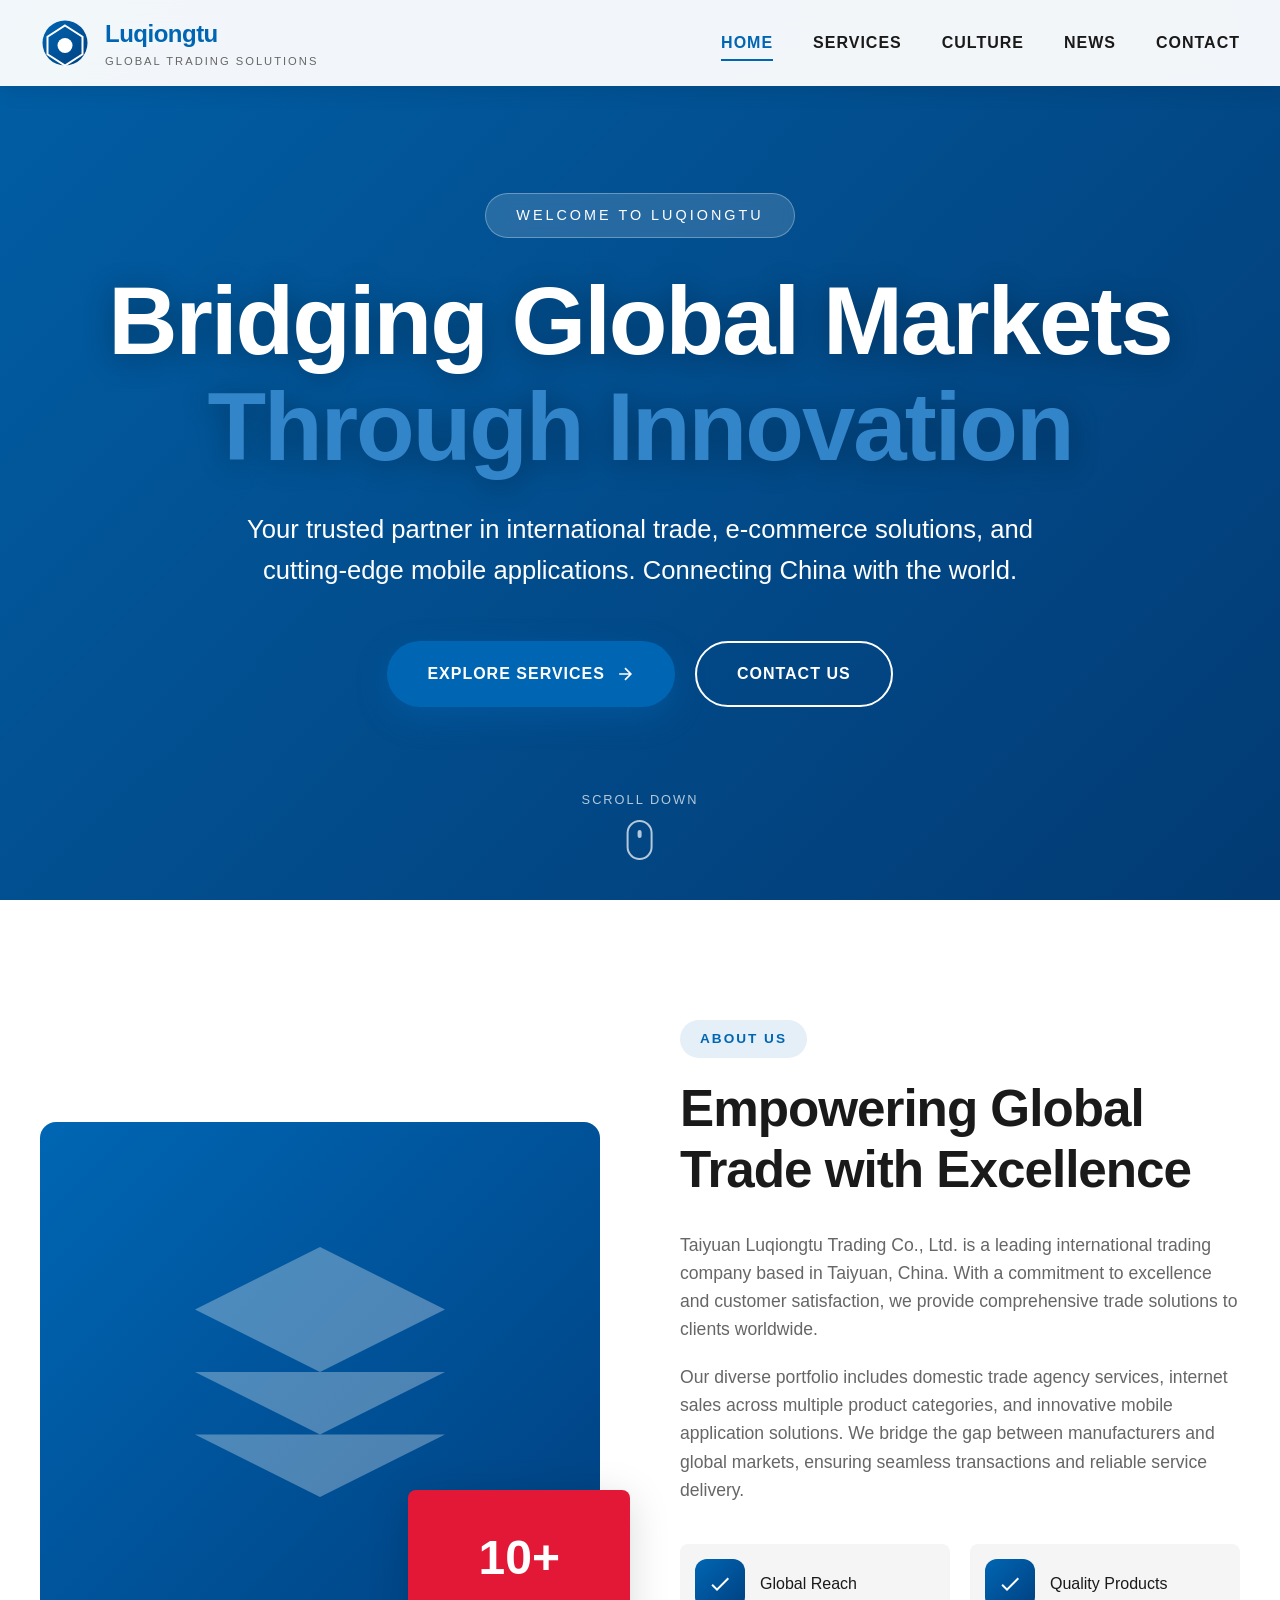
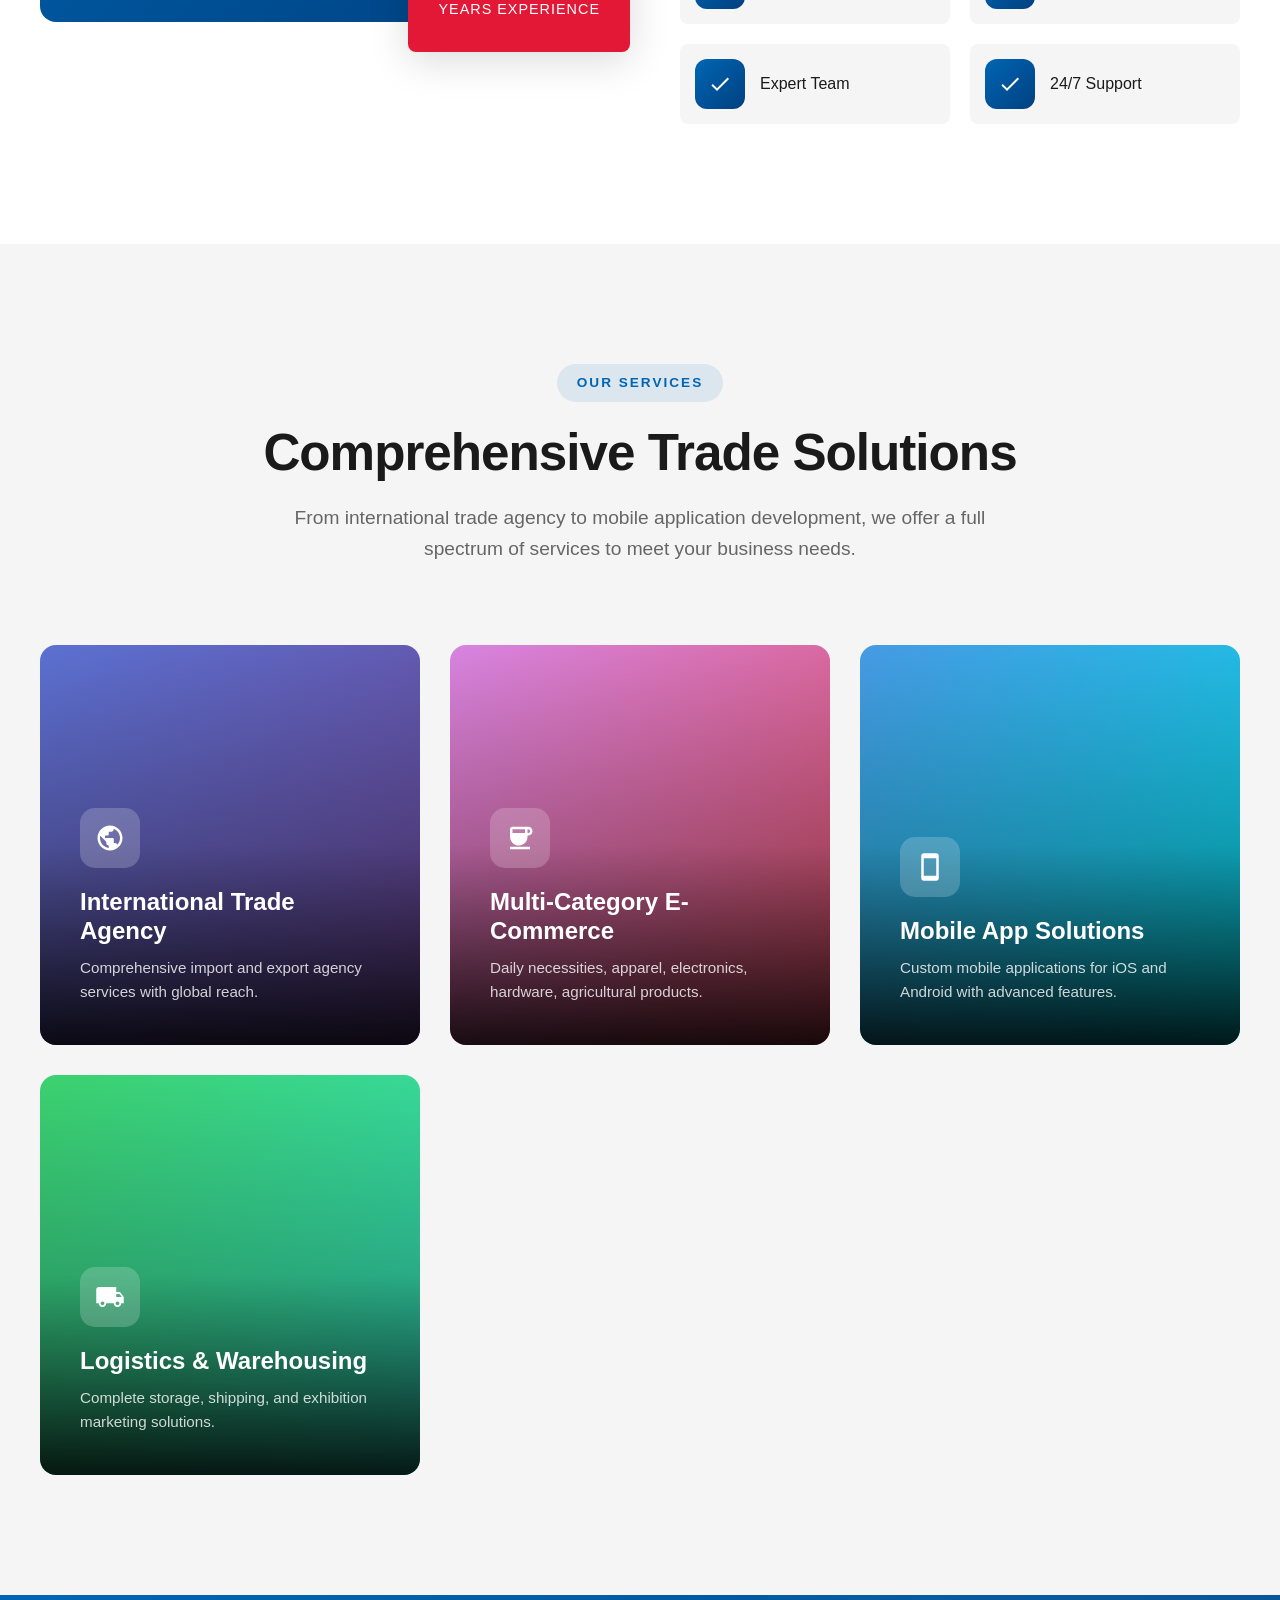
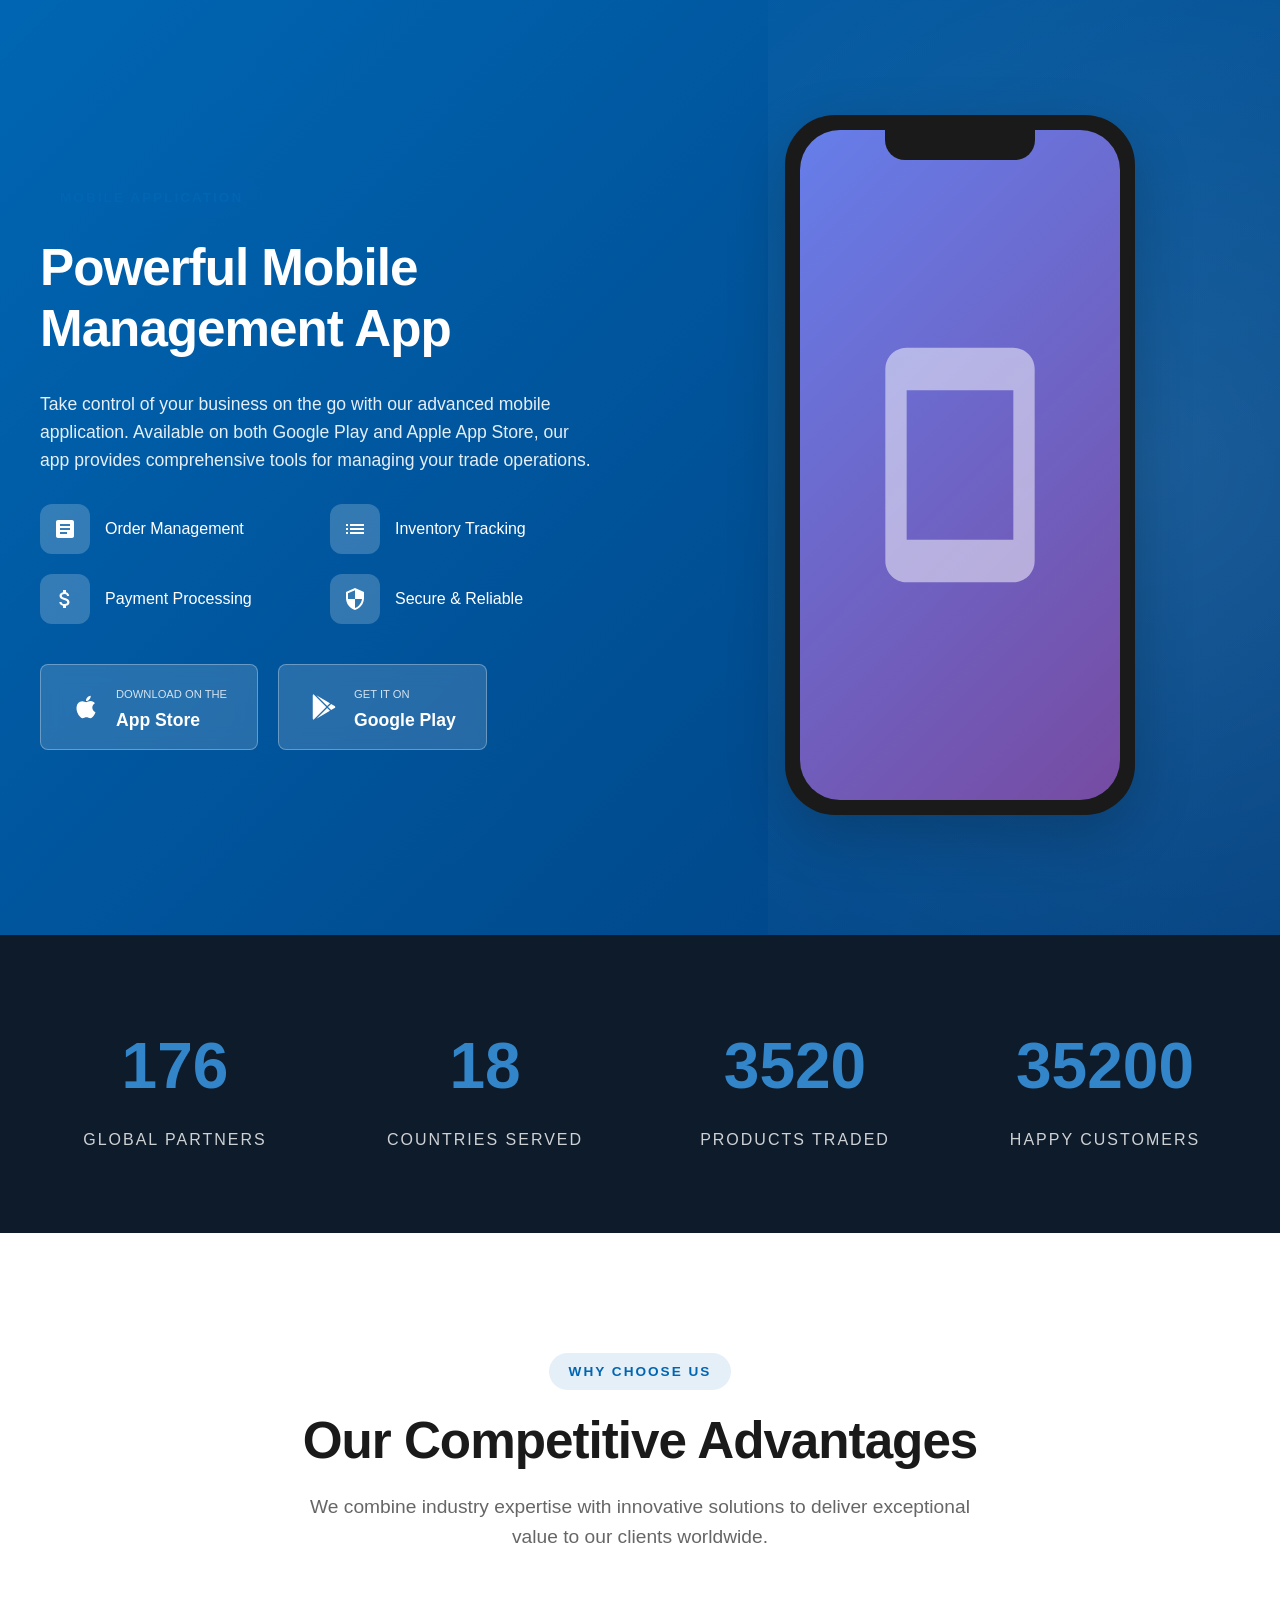
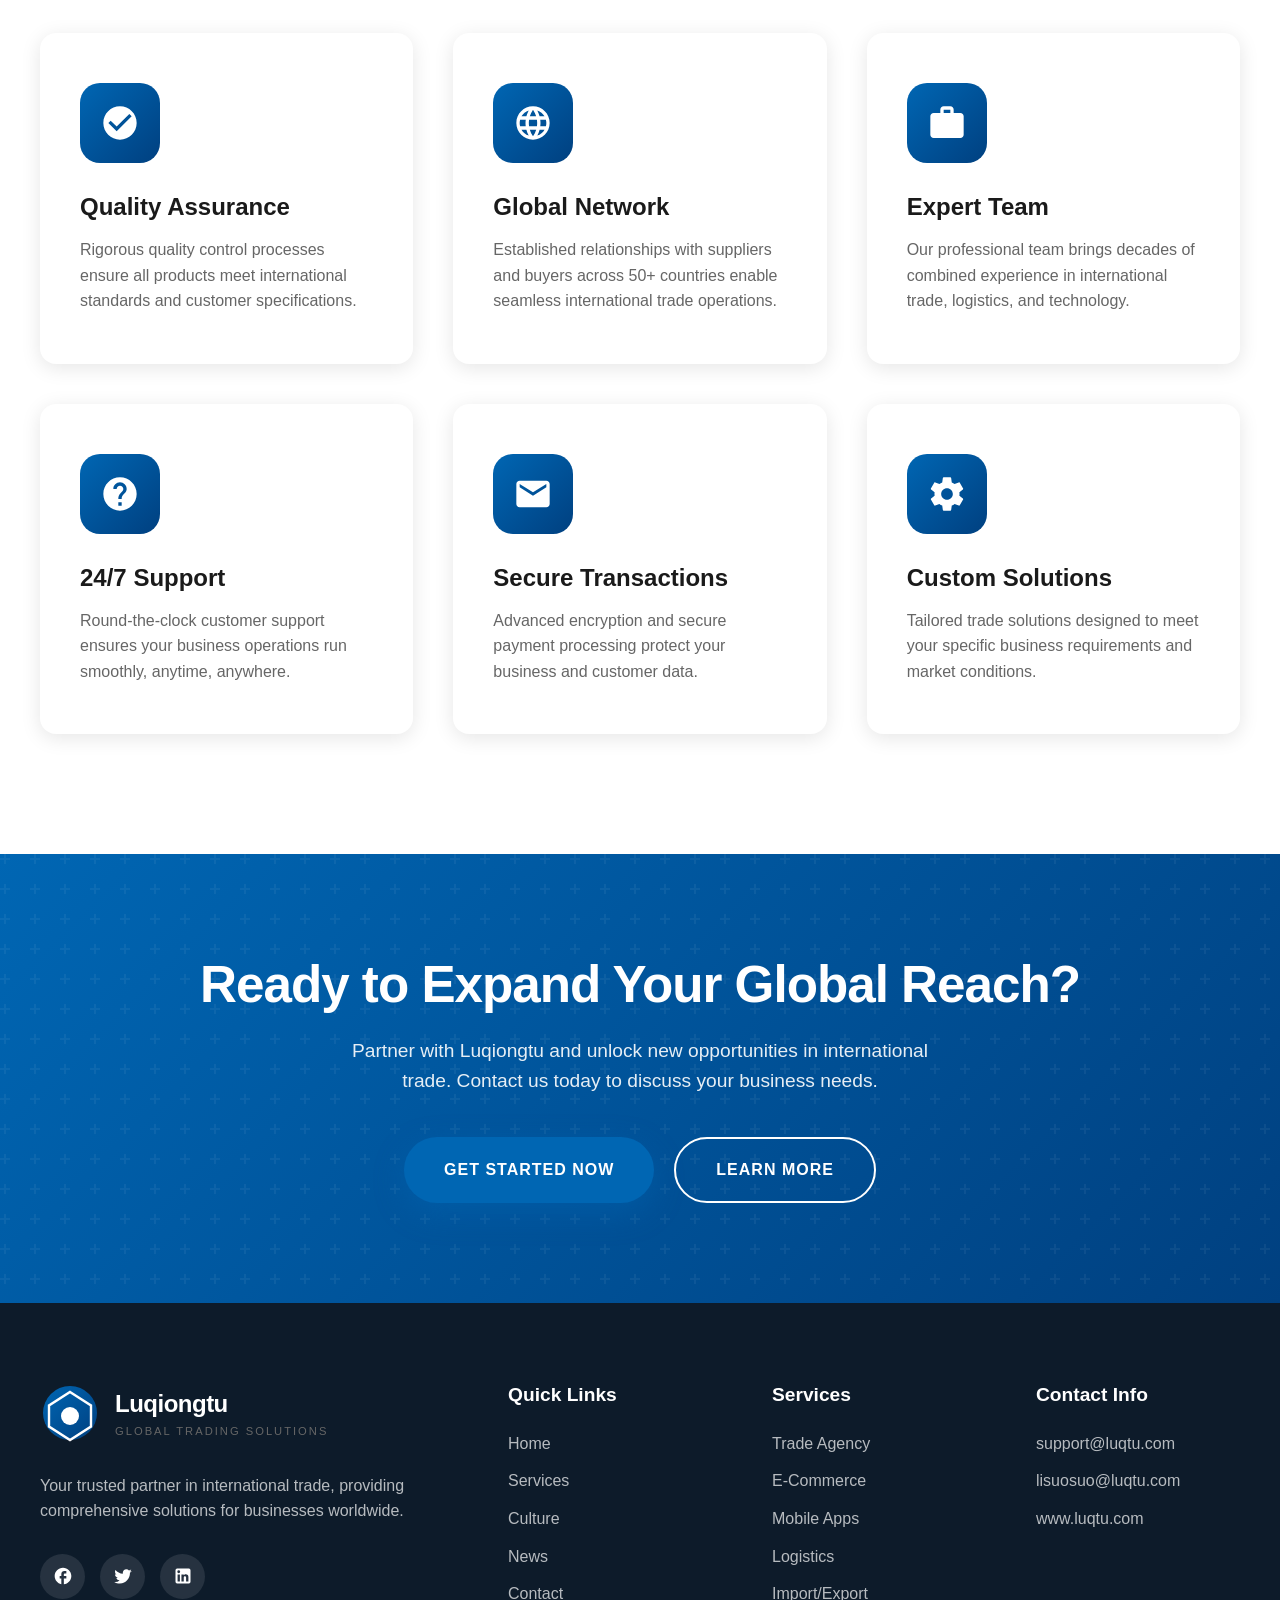
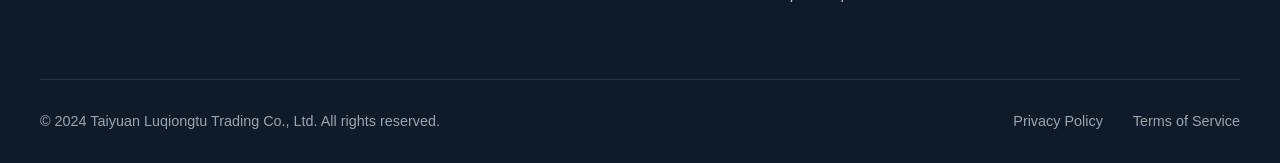
<file: index.html>
<!DOCTYPE html>
<html lang="en">
<head>
    <meta charset="UTF-8">
    <meta name="viewport" content="width=device-width, initial-scale=1.0">
    <meta http-equiv="X-UA-Compatible" content="IE=edge">
    
    <!-- SEO Meta Tags -->
    <title>Taiyuan Luqiongtu Trading Co., Ltd. | Global Trade & Mobile Solutions</title>
    <meta name="description" content="Taiyuan Luqiongtu Trading Co., Ltd. - Your trusted partner for international trade, e-commerce solutions, and mobile application management. Serving global markets with excellence.">
    <meta name="keywords" content="Luqiongtu, international trade, e-commerce, mobile app, import export, wholesale, retail, trading company">
    <meta name="author" content="Taiyuan Luqiongtu Trading Co., Ltd.">
    <meta name="robots" content="index, follow, max-snippet:-1, max-image-preview:large, max-video-preview:-1">
    
    <!-- Open Graph / Facebook -->
    <meta property="og:type" content="website">
    <meta property="og:url" content="https://luqtu.com/">
    <meta property="og:title" content="Taiyuan Luqiongtu Trading Co., Ltd. | Global Trade & Mobile Solutions">
    <meta property="og:description" content="Your trusted partner for international trade, e-commerce solutions, and mobile application management.">
    <meta property="og:image" content="https://luqtu.com/images/og-image.png">
    <meta property="og:locale" content="en_US">
    <meta property="og:site_name" content="Luqiongtu Trading">
    
    <!-- Twitter -->
    <meta name="twitter:card" content="summary_large_image">
    <meta name="twitter:url" content="https://luqtu.com/">
    <meta name="twitter:title" content="Taiyuan Luqiongtu Trading Co., Ltd. | Global Trade & Mobile Solutions">
    <meta name="twitter:description" content="Your trusted partner for international trade, e-commerce solutions, and mobile application management.">
    <meta name="twitter:image" content="https://luqtu.com/images/og-image.png">
    
    <!-- Canonical URL -->
    <link rel="canonical" href="https://luqtu.com/">
    
    <!-- Favicon -->
    <link rel="icon" type="image/svg+xml" href="images/logo.svg">
    <link rel="apple-touch-icon" sizes="180x180" href="images/logo.svg">
    
    <!-- Schema.org Structured Data -->
    <script type="application/ld+json">
    {
        "@context": "https://schema.org",
        "@type": "Organization",
        "name": "Taiyuan Luqiongtu Trading Co., Ltd.",
        "alternateName": "Luqiongtu",
        "url": "https://luqtu.com",
        "logo": "https://luqtu.com/images/logo.svg",
        "description": "Your trusted partner for international trade, e-commerce solutions, and mobile application management.",
        "address": {
            "@type": "PostalAddress",
            "streetAddress": "Room 1003, Unit 1, Building 12, Baoli Xiangbin International, No.128, Pingyang S. Road, Xiaodian District",
            "addressLocality": "Taiyuan",
            "addressRegion": "Shanxi",
            "postalCode": "030000",
            "addressCountry": "CN"
        },
        "contactPoint": {
            "@type": "ContactPoint",
            "telephone": "+86-XXX-XXXX-XXXX",
            "email": "support@luqtu.com",
            "contactType": "customer service"
        },
        "sameAs": [
            "https://facebook.com/luqtu",
            "https://twitter.com/luqtu",
            "https://linkedin.com/company/luqtu"
        ]
    }
    </script>
    
    <!-- Stylesheets -->
    <link rel="stylesheet" href="css/main.css">
    <link rel="stylesheet" href="css/animations.css">
</head>
<body>
    <!-- Header -->
    <header class="header" id="header">
        <div class="header-inner">
            <a href="index.html" class="logo">
                <svg viewBox="0 0 100 100" width="50" height="50">
                    <defs>
                        <linearGradient id="logoGrad" x1="0%" y1="0%" x2="100%" y2="100%">
                            <stop offset="0%" style="stop-color:#0066b3"/>
                            <stop offset="100%" style="stop-color:#004080"/>
                        </linearGradient>
                    </defs>
                    <circle cx="50" cy="50" r="45" fill="url(#logoGrad)"/>
                    <polygon points="50,15 85,37.5 85,72.5 50,95 15,72.5 15,37.5" fill="none" stroke="#fff" stroke-width="4"/>
                    <circle cx="50" cy="55" r="15" fill="#fff"/>
                </svg>
                <div>
                    <div class="logo-text">Luqiongtu</div>
                    <div class="logo-tagline">Global Trading Solutions</div>
                </div>
            </a>
            
            <nav class="nav-menu" id="navMenu">
                <div class="nav-item">
                    <a href="index.html" class="nav-link active">Home</a>
                </div>
                <div class="nav-item">
                    <a href="services.html" class="nav-link">Services</a>
                    <div class="nav-dropdown">
                        <a href="services.html#trading">Trade Agency</a>
                        <a href="services.html#ecommerce">E-Commerce</a>
                        <a href="services.html#mobile">Mobile Apps</a>
                        <a href="services.html#logistics">Logistics</a>
                    </div>
                </div>
                <div class="nav-item">
                    <a href="culture.html" class="nav-link">Culture</a>
                </div>
                <div class="nav-item">
                    <a href="news.html" class="nav-link">News</a>
                </div>
                <div class="nav-item">
                    <a href="contact.html" class="nav-link">Contact</a>
                </div>
            </nav>
            
            <div class="mobile-toggle" id="mobileToggle">
                <span></span>
                <span></span>
                <span></span>
            </div>
        </div>
    </header>

    <!-- Hero Section -->
    <section class="hero" id="hero">
        <div class="hero-background">
            <div class="hero-pattern"></div>
        </div>
        
        <div class="hero-content">
            <div class="hero-badge animate-fade-in">Welcome to Luqiongtu</div>
            <h1 class="hero-title animate-fade-in-up">
                Bridging Global Markets<br>
                <span style="color: #3385c9;">Through Innovation</span>
            </h1>
            <p class="hero-subtitle animate-fade-in-up delay-200">
                Your trusted partner in international trade, e-commerce solutions, and cutting-edge mobile applications. Connecting China with the world.
            </p>
            <div class="hero-buttons animate-fade-in-up delay-400">
                <a href="services.html" class="btn btn-primary">
                    Explore Services
                    <svg viewBox="0 0 24 24" fill="none" stroke="currentColor" stroke-width="2">
                        <path d="M5 12h14M12 5l7 7-7 7"/>
                    </svg>
                </a>
                <a href="contact.html" class="btn btn-secondary">Contact Us</a>
            </div>
        </div>
        
        <div class="scroll-indicator">
            <span>Scroll Down</span>
            <div class="mouse"></div>
        </div>
    </section>

    <!-- About Section -->
    <section class="section" id="about">
        <div class="container">
            <div class="about-grid">
                <div class="about-image scroll-animate-left">
                    <div class="about-img-main">
                        <svg viewBox="0 0 24 24" fill="currentColor">
                            <path d="M12 2L2 7l10 5 10-5-10-5zM2 17l10 5 10-5M2 12l10 5 10-5"/>
                        </svg>
                    </div>
                    <div class="about-badge">
                        <span class="about-badge-number">10+</span>
                        <span class="about-badge-text">Years Experience</span>
                    </div>
                </div>
                
                <div class="about-content scroll-animate-right">
                    <span class="section-badge">About Us</span>
                    <h2>Empowering Global Trade with Excellence</h2>
                    <p>
                        Taiyuan Luqiongtu Trading Co., Ltd. is a leading international trading company based in Taiyuan, China. With a commitment to excellence and customer satisfaction, we provide comprehensive trade solutions to clients worldwide.
                    </p>
                    <p>
                        Our diverse portfolio includes domestic trade agency services, internet sales across multiple product categories, and innovative mobile application solutions. We bridge the gap between manufacturers and global markets, ensuring seamless transactions and reliable service delivery.
                    </p>
                    
                    <div class="about-features">
                        <div class="about-feature">
                            <div class="about-feature-icon">
                                <svg viewBox="0 0 24 24" fill="currentColor">
                                    <path d="M9 16.17L4.83 12l-1.42 1.41L9 19 21 7l-1.41-1.41L9 16.17z"/>
                                </svg>
                            </div>
                            <span>Global Reach</span>
                        </div>
                        <div class="about-feature">
                            <div class="about-feature-icon">
                                <svg viewBox="0 0 24 24" fill="currentColor">
                                    <path d="M9 16.17L4.83 12l-1.42 1.41L9 19 21 7l-1.41-1.41L9 16.17z"/>
                                </svg>
                            </div>
                            <span>Quality Products</span>
                        </div>
                        <div class="about-feature">
                            <div class="about-feature-icon">
                                <svg viewBox="0 0 24 24" fill="currentColor">
                                    <path d="M9 16.17L4.83 12l-1.42 1.41L9 19 21 7l-1.41-1.41L9 16.17z"/>
                                </svg>
                            </div>
                            <span>Expert Team</span>
                        </div>
                        <div class="about-feature">
                            <div class="about-feature-icon">
                                <svg viewBox="0 0 24 24" fill="currentColor">
                                    <path d="M9 16.17L4.83 12l-1.42 1.41L9 19 21 7l-1.41-1.41L9 16.17z"/>
                                </svg>
                            </div>
                            <span>24/7 Support</span>
                        </div>
                    </div>
                </div>
            </div>
        </div>
    </section>

    <!-- Services Section -->
    <section class="section section-light" id="services">
        <div class="container">
            <div class="section-header scroll-animate">
                <span class="section-badge">Our Services</span>
                <h2 class="section-title">Comprehensive Trade Solutions</h2>
                <p class="section-description">
                    From international trade agency to mobile application development, we offer a full spectrum of services to meet your business needs.
                </p>
            </div>
            
            <div class="services-showcase">
                <div class="service-item scroll-animate">
                    <div class="service-bg" style="background: linear-gradient(135deg, #667eea 0%, #764ba2 100%);"></div>
                    <div class="service-overlay"></div>
                    <div class="service-content">
                        <div class="service-icon">
                            <svg viewBox="0 0 24 24" fill="currentColor">
                                <path d="M12 2C6.48 2 2 6.48 2 12s4.48 10 10 10 10-4.48 10-10S17.52 2 12 2zm-1 17.93c-3.95-.49-7-3.85-7-7.93 0-.62.08-1.21.21-1.79L9 15v1c0 1.1.9 2 2 2v1.93zm6.9-2.54c-.26-.81-1-1.39-1.9-1.39h-1v-3c0-.55-.45-1-1-1H8v-2h2c.55 0 1-.45 1-1V7h2c1.1 0 2-.9 2-2v-.41c2.93 1.19 5 4.06 5 7.41 0 2.08-.8 3.97-2.1 5.39z"/>
                            </svg>
                        </div>
                        <h3>International Trade Agency</h3>
                        <p>Comprehensive import and export agency services with global reach.</p>
                    </div>
                    <div class="service-arrow">
                        <svg viewBox="0 0 24 24" fill="currentColor">
                            <path d="M12 4l-1.41 1.41L16.17 11H4v2h12.17l-5.58 5.59L12 20l8-8z"/>
                        </svg>
                    </div>
                </div>
                
                <div class="service-item scroll-animate delay-100">
                    <div class="service-bg" style="background: linear-gradient(135deg, #f093fb 0%, #f5576c 100%);"></div>
                    <div class="service-overlay"></div>
                    <div class="service-content">
                        <div class="service-icon">
                            <svg viewBox="0 0 24 24" fill="currentColor">
                                <path d="M18.5 3H6c-1.1 0-2 .9-2 2v5.71c0 3.83 2.95 7.18 6.78 7.29 3.96.12 7.22-3.06 7.22-7v-1h.5c1.93 0 3.5-1.57 3.5-3.5S20.43 3 18.5 3zM16 5v3H6V5h10zm2.5 3H18V5h.5c.83 0 1.5.67 1.5 1.5S19.33 8 18.5 8zM4 19h16v2H4v-2z"/>
                            </svg>
                        </div>
                        <h3>Multi-Category E-Commerce</h3>
                        <p>Daily necessities, apparel, electronics, hardware, agricultural products.</p>
                    </div>
                    <div class="service-arrow">
                        <svg viewBox="0 0 24 24" fill="currentColor">
                            <path d="M12 4l-1.41 1.41L16.17 11H4v2h12.17l-5.58 5.59L12 20l8-8z"/>
                        </svg>
                    </div>
                </div>
                
                <div class="service-item scroll-animate delay-200">
                    <div class="service-bg" style="background: linear-gradient(135deg, #4facfe 0%, #00f2fe 100%);"></div>
                    <div class="service-overlay"></div>
                    <div class="service-content">
                        <div class="service-icon">
                            <svg viewBox="0 0 24 24" fill="currentColor">
                                <path d="M17 1.01L7 1c-1.1 0-2 .9-2 2v18c0 1.1.9 2 2 2h10c1.1 0 2-.9 2-2V3c0-1.1-.9-1.99-2-1.99zM17 19H7V5h10v14z"/>
                            </svg>
                        </div>
                        <h3>Mobile App Solutions</h3>
                        <p>Custom mobile applications for iOS and Android with advanced features.</p>
                    </div>
                    <div class="service-arrow">
                        <svg viewBox="0 0 24 24" fill="currentColor">
                            <path d="M12 4l-1.41 1.41L16.17 11H4v2h12.17l-5.58 5.59L12 20l8-8z"/>
                        </svg>
                    </div>
                </div>
                
                <div class="service-item scroll-animate delay-300">
                    <div class="service-bg" style="background: linear-gradient(135deg, #43e97b 0%, #38f9d7 100%);"></div>
                    <div class="service-overlay"></div>
                    <div class="service-content">
                        <div class="service-icon">
                            <svg viewBox="0 0 24 24" fill="currentColor">
                                <path d="M20 8h-3V4H3c-1.1 0-2 .9-2 2v11h2c0 1.66 1.34 3 3 3s3-1.34 3-3h6c0 1.66 1.34 3 3 3s3-1.34 3-3h2v-5l-3-4zM6 18.5c-.83 0-1.5-.67-1.5-1.5s.67-1.5 1.5-1.5 1.5.67 1.5 1.5-.67 1.5-1.5 1.5zm13.5-9l1.96 2.5H17V9.5h2.5zm-1.5 9c-.83 0-1.5-.67-1.5-1.5s.67-1.5 1.5-1.5 1.5.67 1.5 1.5-.67 1.5-1.5 1.5z"/>
                            </svg>
                        </div>
                        <h3>Logistics & Warehousing</h3>
                        <p>Complete storage, shipping, and exhibition marketing solutions.</p>
                    </div>
                    <div class="service-arrow">
                        <svg viewBox="0 0 24 24" fill="currentColor">
                            <path d="M12 4l-1.41 1.41L16.17 11H4v2h12.17l-5.58 5.59L12 20l8-8z"/>
                        </svg>
                    </div>
                </div>
            </div>
        </div>
    </section>

    <!-- App Section -->
    <section class="section app-section" id="mobile-app">
        <div class="container">
            <div class="app-showcase">
                <div class="app-content scroll-animate-left">
                    <span class="section-badge">Mobile Application</span>
                    <h2>Powerful Mobile Management App</h2>
                    <p>
                        Take control of your business on the go with our advanced mobile application. Available on both Google Play and Apple App Store, our app provides comprehensive tools for managing your trade operations.
                    </p>
                    
                    <div class="app-features">
                        <div class="app-feature">
                            <div class="app-feature-icon">
                                <svg viewBox="0 0 24 24" fill="currentColor">
                                    <path d="M19 3H5c-1.1 0-2 .9-2 2v14c0 1.1.9 2 2 2h14c1.1 0 2-.9 2-2V5c0-1.1-.9-2-2-2zm-5 14H7v-2h7v2zm3-4H7v-2h10v2zm0-4H7V7h10v2z"/>
                                </svg>
                            </div>
                            <span>Order Management</span>
                        </div>
                        <div class="app-feature">
                            <div class="app-feature-icon">
                                <svg viewBox="0 0 24 24" fill="currentColor">
                                    <path d="M3 13h2v-2H3v2zm0 4h2v-2H3v2zm0-8h2V7H3v2zm4 4h14v-2H7v2zm0 4h14v-2H7v2zM7 7v2h14V7H7z"/>
                                </svg>
                            </div>
                            <span>Inventory Tracking</span>
                        </div>
                        <div class="app-feature">
                            <div class="app-feature-icon">
                                <svg viewBox="0 0 24 24" fill="currentColor">
                                    <path d="M11.8 10.9c-2.27-.59-3-1.2-3-2.15 0-1.09 1.01-1.85 2.7-1.85 1.78 0 2.44.85 2.5 2.1h2.21c-.07-1.72-1.12-3.3-3.21-3.81V3h-3v2.16c-1.94.42-3.5 1.68-3.5 3.61 0 2.31 1.91 3.46 4.7 4.13 2.5.6 3 1.48 3 2.41 0 .69-.49 1.79-2.7 1.79-2.06 0-2.87-.92-2.98-2.1h-2.2c.12 2.19 1.76 3.42 3.68 3.83V21h3v-2.15c1.95-.37 3.5-1.5 3.5-3.55 0-2.84-2.43-3.81-4.7-4.4z"/>
                                </svg>
                            </div>
                            <span>Payment Processing</span>
                        </div>
                        <div class="app-feature">
                            <div class="app-feature-icon">
                                <svg viewBox="0 0 24 24" fill="currentColor">
                                    <path d="M12 1L3 5v6c0 5.55 3.84 10.74 9 12 5.16-1.26 9-6.45 9-12V5l-9-4zm0 10.99h7c-.53 4.12-3.28 7.79-7 8.94V12H5V6.3l7-3.11v8.8z"/>
                                </svg>
                            </div>
                            <span>Secure & Reliable</span>
                        </div>
                    </div>
                    
                    <div class="app-buttons">
                        <a href="#" class="store-btn">
                            <svg viewBox="0 0 24 24" fill="currentColor">
                                <path d="M17.05 20.28c-.98.95-2.05.8-3.08.35-1.09-.46-2.09-.48-3.24 0-1.44.62-2.2.44-3.06-.35C2.79 15.25 3.51 7.59 9.05 7.31c1.35.07 2.29.74 3.08.8 1.18-.24 2.31-.93 3.57-.84 1.51.12 2.65.72 3.4 1.8-3.12 1.87-2.38 5.98.48 7.13-.57 1.5-1.31 2.99-2.54 4.09l.01-.01zM12.03 7.25c-.15-2.23 1.66-4.07 3.74-4.25.29 2.58-2.34 4.5-3.74 4.25z"/>
                            </svg>
                            <div class="store-btn-text">
                                <small>Download on the</small>
                                <strong>App Store</strong>
                            </div>
                        </a>
                        <a href="#" class="store-btn">
                            <svg viewBox="0 0 24 24" fill="currentColor">
                                <path d="M3.609 1.814L13.792 12 3.61 22.186a.996.996 0 0 1-.61-.92V2.734a1 1 0 0 1 .609-.92zm10.89 10.893l2.302 2.302-10.937 6.333 8.635-8.635zm3.199-3.198l2.807 1.626a1 1 0 0 1 0 1.73l-2.808 1.626L15.206 12l2.492-2.491zM5.864 2.658L16.8 8.99l-2.302 2.302-8.635-8.635z"/>
                            </svg>
                            <div class="store-btn-text">
                                <small>Get it on</small>
                                <strong>Google Play</strong>
                            </div>
                        </a>
                    </div>
                </div>
                
                <div class="app-mockup scroll-animate-zoom">
                    <div class="phone-mockup">
                        <div class="phone-notch"></div>
                        <div class="phone-screen">
                            <svg viewBox="0 0 24 24" fill="currentColor">
                                <path d="M17 1.01L7 1c-1.1 0-2 .9-2 2v18c0 1.1.9 2 2 2h10c1.1 0 2-.9 2-2V3c0-1.1-.9-1.99-2-1.99zM17 19H7V5h10v14z"/>
                            </svg>
                        </div>
                    </div>
                </div>
            </div>
        </div>
    </section>

    <!-- Stats Section -->
    <section class="stats-section">
        <div class="container">
            <div class="stats-grid">
                <div class="stat-item scroll-animate">
                    <div class="stat-number" data-target="500">0</div>
                    <div class="stat-label">Global Partners</div>
                </div>
                <div class="stat-item scroll-animate delay-100">
                    <div class="stat-number" data-target="50">0</div>
                    <div class="stat-label">Countries Served</div>
                </div>
                <div class="stat-item scroll-animate delay-200">
                    <div class="stat-number" data-target="10000">0</div>
                    <div class="stat-label">Products Traded</div>
                </div>
                <div class="stat-item scroll-animate delay-300">
                    <div class="stat-number" data-target="100000">0</div>
                    <div class="stat-label">Happy Customers</div>
                </div>
            </div>
        </div>
    </section>

    <!-- Features Section -->
    <section class="section" id="features">
        <div class="container">
            <div class="section-header scroll-animate">
                <span class="section-badge">Why Choose Us</span>
                <h2 class="section-title">Our Competitive Advantages</h2>
                <p class="section-description">
                    We combine industry expertise with innovative solutions to deliver exceptional value to our clients worldwide.
                </p>
            </div>
            
            <div class="features-grid">
                <div class="feature-card scroll-animate hover-lift">
                    <div class="feature-icon">
                        <svg viewBox="0 0 24 24" fill="currentColor">
                            <path d="M12 2C6.48 2 2 6.48 2 12s4.48 10 10 10 10-4.48 10-10S17.52 2 12 2zm-2 15l-5-5 1.41-1.41L10 14.17l7.59-7.59L19 8l-9 9z"/>
                        </svg>
                    </div>
                    <h3>Quality Assurance</h3>
                    <p>Rigorous quality control processes ensure all products meet international standards and customer specifications.</p>
                </div>
                
                <div class="feature-card scroll-animate delay-100 hover-lift">
                    <div class="feature-icon">
                        <svg viewBox="0 0 24 24" fill="currentColor">
                            <path d="M11.99 2C6.47 2 2 6.48 2 12s4.47 10 9.99 10C17.52 22 22 17.52 22 12S17.52 2 11.99 2zM18.92 8h-2.95c-.32-1.25-.78-2.45-1.38-3.56 1.84.63 3.37 1.91 4.33 3.56zM12 4.04c.83 1.2 1.48 2.53 1.91 3.96h-3.82c.43-1.43 1.08-2.76 1.91-3.96zM4.26 14C4.1 13.36 4 12.69 4 12s.1-1.36.26-2h3.38c-.08.66-.14 1.32-.14 2 0 .68.06 1.34.14 2H4.26zm.82 2h2.95c.32 1.25.78 2.45 1.38 3.56-1.84-.63-3.37-1.9-4.33-3.56zm2.95-8H5.08c.96-1.66 2.49-2.93 4.33-3.56C8.81 5.55 8.35 6.75 8.03 8zM12 19.96c-.83-1.2-1.48-2.53-1.91-3.96h3.82c-.43 1.43-1.08 2.76-1.91 3.96zM14.34 14H9.66c-.09-.66-.16-1.32-.16-2 0-.68.07-1.35.16-2h4.68c.09.65.16 1.32.16 2 0 .68-.07 1.34-.16 2zm.25 5.56c.6-1.11 1.06-2.31 1.38-3.56h2.95c-.96 1.65-2.49 2.93-4.33 3.56zM16.36 14c.08-.66.14-1.32.14-2 0-.68-.06-1.34-.14-2h3.38c.16.64.26 1.31.26 2s-.1 1.36-.26 2h-3.38z"/>
                        </svg>
                    </div>
                    <h3>Global Network</h3>
                    <p>Established relationships with suppliers and buyers across 50+ countries enable seamless international trade operations.</p>
                </div>
                
                <div class="feature-card scroll-animate delay-200 hover-lift">
                    <div class="feature-icon">
                        <svg viewBox="0 0 24 24" fill="currentColor">
                            <path d="M20 6h-4V4c0-1.11-.89-2-2-2h-4c-1.11 0-2 .89-2 2v2H4c-1.11 0-1.99.89-1.99 2L2 19c0 1.11.89 2 2 2h16c1.11 0 2-.89 2-2V8c0-1.11-.89-2-2-2zm-6 0h-4V4h4v2z"/>
                        </svg>
                    </div>
                    <h3>Expert Team</h3>
                    <p>Our professional team brings decades of combined experience in international trade, logistics, and technology.</p>
                </div>
                
                <div class="feature-card scroll-animate delay-300 hover-lift">
                    <div class="feature-icon">
                        <svg viewBox="0 0 24 24" fill="currentColor">
                            <path d="M12 2C6.48 2 2 6.48 2 12s4.48 10 10 10 10-4.48 10-10S17.52 2 12 2zm1 17h-2v-2h2v2zm2.07-7.75l-.9.92C13.45 12.9 13 13.5 13 15h-2v-.5c0-1.1.45-2.1 1.17-2.83l1.24-1.26c.37-.36.59-.86.59-1.41 0-1.1-.9-2-2-2s-2 .9-2 2H8c0-2.21 1.79-4 4-4s4 1.79 4 4c0 .88-.36 1.68-.93 2.25z"/>
                        </svg>
                    </div>
                    <h3>24/7 Support</h3>
                    <p>Round-the-clock customer support ensures your business operations run smoothly, anytime, anywhere.</p>
                </div>
                
                <div class="feature-card scroll-animate delay-400 hover-lift">
                    <div class="feature-icon">
                        <svg viewBox="0 0 24 24" fill="currentColor">
                            <path d="M20 4H4c-1.1 0-1.99.9-1.99 2L2 18c0 1.1.9 2 2 2h16c1.1 0 2-.9 2-2V6c0-1.1-.9-2-2-2zm0 4l-8 5-8-5V6l8 5 8-5v2z"/>
                        </svg>
                    </div>
                    <h3>Secure Transactions</h3>
                    <p>Advanced encryption and secure payment processing protect your business and customer data.</p>
                </div>
                
                <div class="feature-card scroll-animate delay-500 hover-lift">
                    <div class="feature-icon">
                        <svg viewBox="0 0 24 24" fill="currentColor">
                            <path d="M19.43 12.98c.04-.32.07-.64.07-.98s-.03-.66-.07-.98l2.11-1.65c.19-.15.24-.42.12-.64l-2-3.46c-.12-.22-.39-.3-.61-.22l-2.49 1c-.52-.4-1.08-.73-1.69-.98l-.38-2.65C14.46 2.18 14.25 2 14 2h-4c-.25 0-.46.18-.49.42l-.38 2.65c-.61.25-1.17.59-1.69.98l-2.49-1c-.23-.09-.49 0-.61.22l-2 3.46c-.13.22-.07.49.12.64l2.11 1.65c-.04.32-.07.65-.07.98s.03.66.07.98l-2.11 1.65c-.19.15-.24.42-.12.64l2 3.46c.12.22.39.3.61.22l2.49-1c.52.4 1.08.73 1.69.98l.38 2.65c.03.24.24.42.49.42h4c.25 0 .46-.18.49-.42l.38-2.65c.61-.25 1.17-.59 1.69-.98l2.49 1c.23.09.49 0 .61-.22l2-3.46c.12-.22.07-.49-.12-.64l-2.11-1.65zM12 15.5c-1.93 0-3.5-1.57-3.5-3.5s1.57-3.5 3.5-3.5 3.5 1.57 3.5 3.5-1.57 3.5-3.5 3.5z"/>
                        </svg>
                    </div>
                    <h3>Custom Solutions</h3>
                    <p>Tailored trade solutions designed to meet your specific business requirements and market conditions.</p>
                </div>
            </div>
        </div>
    </section>

    <!-- CTA Section -->
    <section class="cta-section">
        <div class="container">
            <div class="cta-content scroll-animate">
                <h2>Ready to Expand Your Global Reach?</h2>
                <p>Partner with Luqiongtu and unlock new opportunities in international trade. Contact us today to discuss your business needs.</p>
                <div class="cta-buttons">
                    <a href="contact.html" class="btn btn-primary">Get Started Now</a>
                    <a href="services.html" class="btn btn-secondary">Learn More</a>
                </div>
            </div>
        </div>
    </section>

    <!-- Footer -->
    <footer class="footer">
        <div class="container">
            <div class="footer-main">
                <div class="footer-brand">
                    <a href="index.html" class="logo">
                        <svg viewBox="0 0 100 100" width="60" height="60">
                            <defs>
                                <linearGradient id="footerLogoGrad" x1="0%" y1="0%" x2="100%" y2="100%">
                                    <stop offset="0%" style="stop-color:#0066b3"/>
                                    <stop offset="100%" style="stop-color:#004080"/>
                                </linearGradient>
                            </defs>
                            <circle cx="50" cy="50" r="45" fill="url(#footerLogoGrad)"/>
                            <polygon points="50,15 85,37.5 85,72.5 50,95 15,72.5 15,37.5" fill="none" stroke="#fff" stroke-width="4"/>
                            <circle cx="50" cy="55" r="15" fill="#fff"/>
                        </svg>
                        <div>
                            <div class="logo-text">Luqiongtu</div>
                            <div class="logo-tagline">Global Trading Solutions</div>
                        </div>
                    </a>
                    <p>Your trusted partner in international trade, providing comprehensive solutions for businesses worldwide.</p>
                    <div class="social-links">
                        <a href="#" class="social-link" aria-label="Facebook">
                            <svg viewBox="0 0 24 24" fill="currentColor">
                                <path d="M22 12c0-5.52-4.48-10-10-10S2 6.48 2 12c0 4.84 3.44 8.87 8 9.8V15H8v-3h2V9.5C10 7.57 11.57 6 13.5 6H16v3h-2c-.55 0-1 .45-1 1v2h3v3h-3v6.95c5.05-.5 9-4.76 9-9.95z"/>
                            </svg>
                        </a>
                        <a href="#" class="social-link" aria-label="Twitter">
                            <svg viewBox="0 0 24 24" fill="currentColor">
                                <path d="M22.46 6c-.77.35-1.6.58-2.46.69.88-.53 1.56-1.37 1.88-2.38-.83.5-1.75.85-2.72 1.05C18.37 4.5 17.26 4 16 4c-2.35 0-4.27 1.92-4.27 4.29 0 .34.04.67.11.98C8.28 9.09 5.11 7.38 3 4.79c-.37.63-.58 1.37-.58 2.15 0 1.49.75 2.81 1.91 3.56-.71 0-1.37-.2-1.95-.5v.03c0 2.08 1.48 3.82 3.44 4.21a4.22 4.22 0 0 1-1.93.07 4.28 4.28 0 0 0 4 2.98 8.521 8.521 0 0 1-5.33 1.84c-.34 0-.68-.02-1.02-.06C3.44 20.29 5.7 21 8.12 21 16 21 20.33 14.46 20.33 8.79c0-.19 0-.37-.01-.56.84-.6 1.56-1.36 2.14-2.23z"/>
                            </svg>
                        </a>
                        <a href="#" class="social-link" aria-label="LinkedIn">
                            <svg viewBox="0 0 24 24" fill="currentColor">
                                <path d="M19 3a2 2 0 0 1 2 2v14a2 2 0 0 1-2 2H5a2 2 0 0 1-2-2V5a2 2 0 0 1 2-2h14m-.5 15.5v-5.3a3.26 3.26 0 0 0-3.26-3.26c-.85 0-1.84.52-2.32 1.3v-1.11h-2.79v8.37h2.79v-4.93c0-.77.62-1.4 1.39-1.4a1.4 1.4 0 0 1 1.4 1.4v4.93h2.79M6.88 8.56a1.68 1.68 0 0 0 1.68-1.68c0-.93-.75-1.69-1.68-1.69a1.69 1.69 0 0 0-1.69 1.69c0 .93.76 1.68 1.69 1.68m1.39 9.94v-8.37H5.5v8.37h2.77z"/>
                            </svg>
                        </a>
                    </div>
                </div>
                
                <div class="footer-column">
                    <h4>Quick Links</h4>
                    <ul>
                        <li><a href="index.html">Home</a></li>
                        <li><a href="services.html">Services</a></li>
                        <li><a href="culture.html">Culture</a></li>
                        <li><a href="news.html">News</a></li>
                        <li><a href="contact.html">Contact</a></li>
                    </ul>
                </div>
                
                <div class="footer-column">
                    <h4>Services</h4>
                    <ul>
                        <li><a href="services.html#trading">Trade Agency</a></li>
                        <li><a href="services.html#ecommerce">E-Commerce</a></li>
                        <li><a href="services.html#mobile">Mobile Apps</a></li>
                        <li><a href="services.html#logistics">Logistics</a></li>
                        <li><a href="services.html#import">Import/Export</a></li>
                    </ul>
                </div>
                
                <div class="footer-column">
                    <h4>Contact Info</h4>
                    <ul>
                        <li><a href="mailto:support@luqtu.com">support@luqtu.com</a></li>
                        <li><a href="mailto:lisuosuo@luqtu.com">lisuosuo@luqtu.com</a></li>
                        <li><a href="https://luqtu.com">www.luqtu.com</a></li>
                    </ul>
                </div>
            </div>
            
            <div class="footer-bottom">
                <p>&copy; 2024 Taiyuan Luqiongtu Trading Co., Ltd. All rights reserved.</p>
                <div class="footer-links">
                    <a href="privacy-policy.html">Privacy Policy</a>
                    <a href="terms-of-service.html">Terms of Service</a>
                </div>
            </div>
        </div>
    </footer>

    <!-- Scripts -->
    <script src="js/main.js"></script>
</body>
</html>
</file>
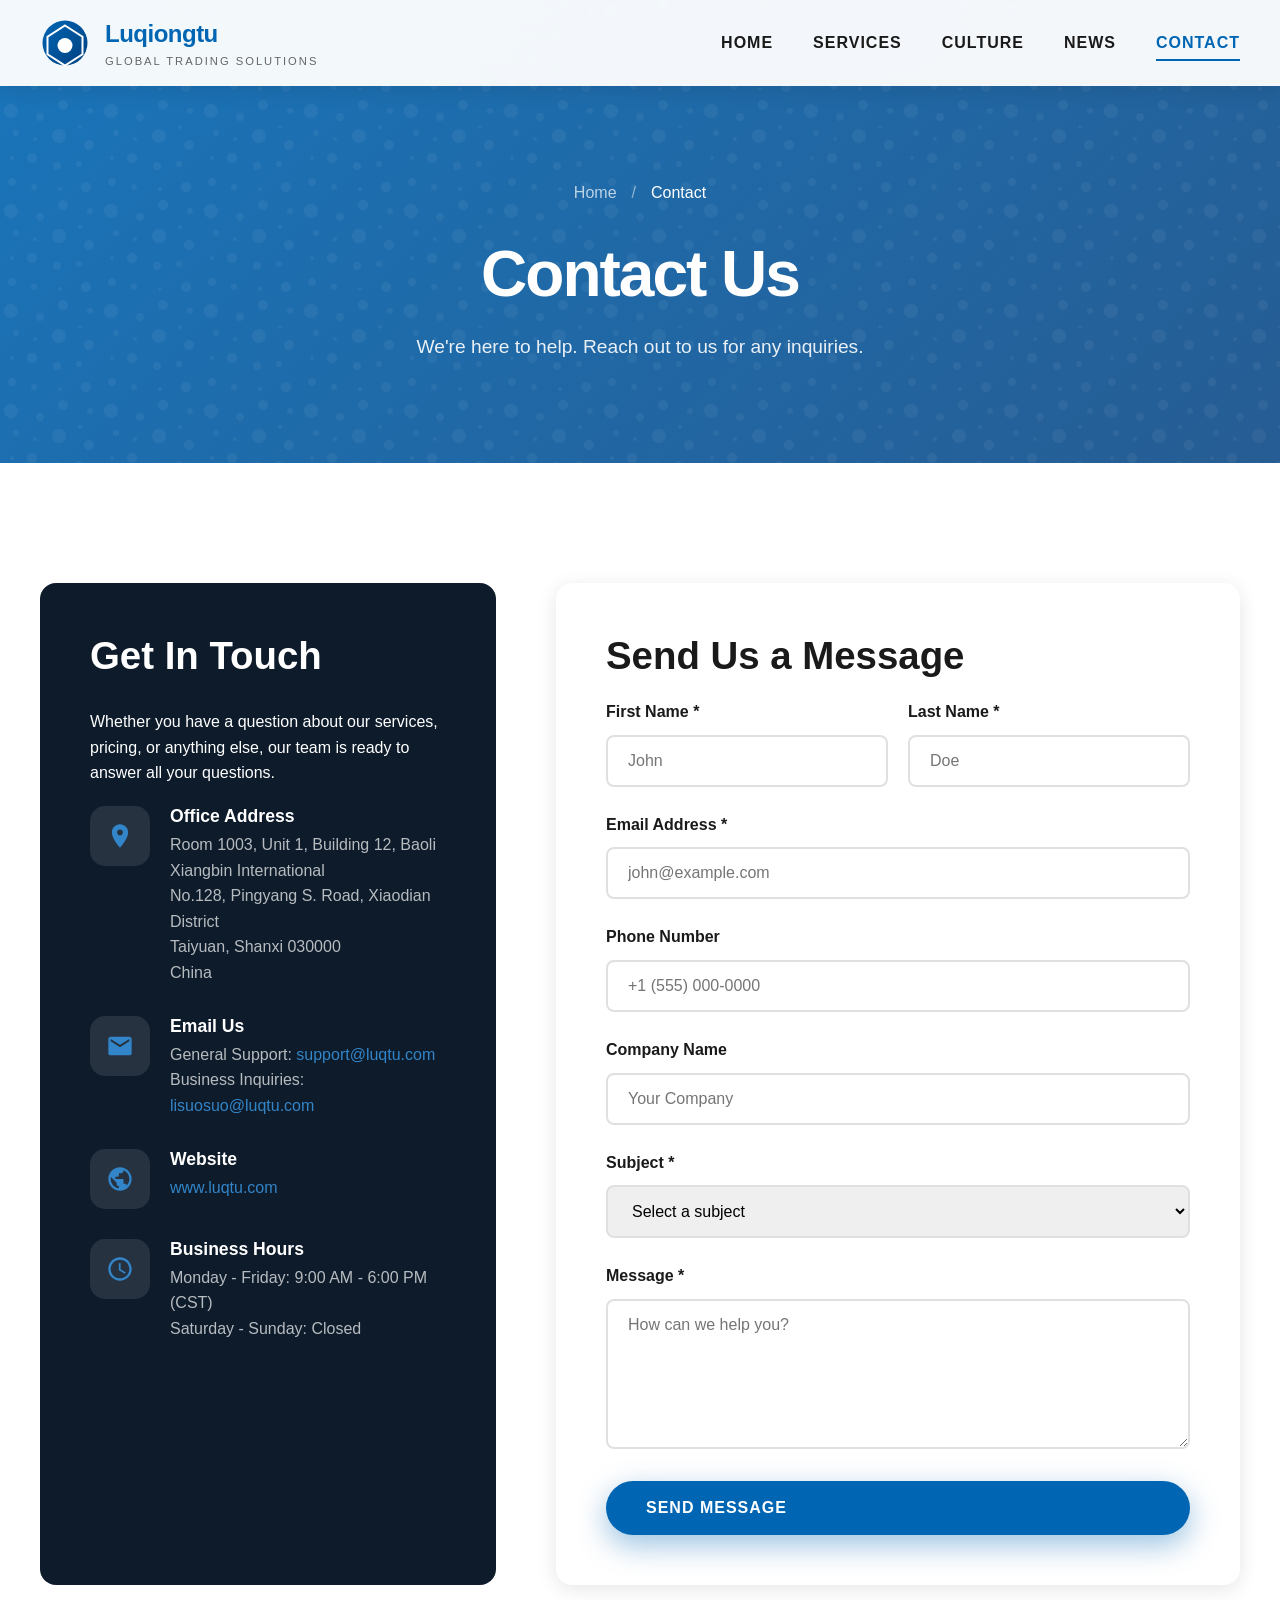
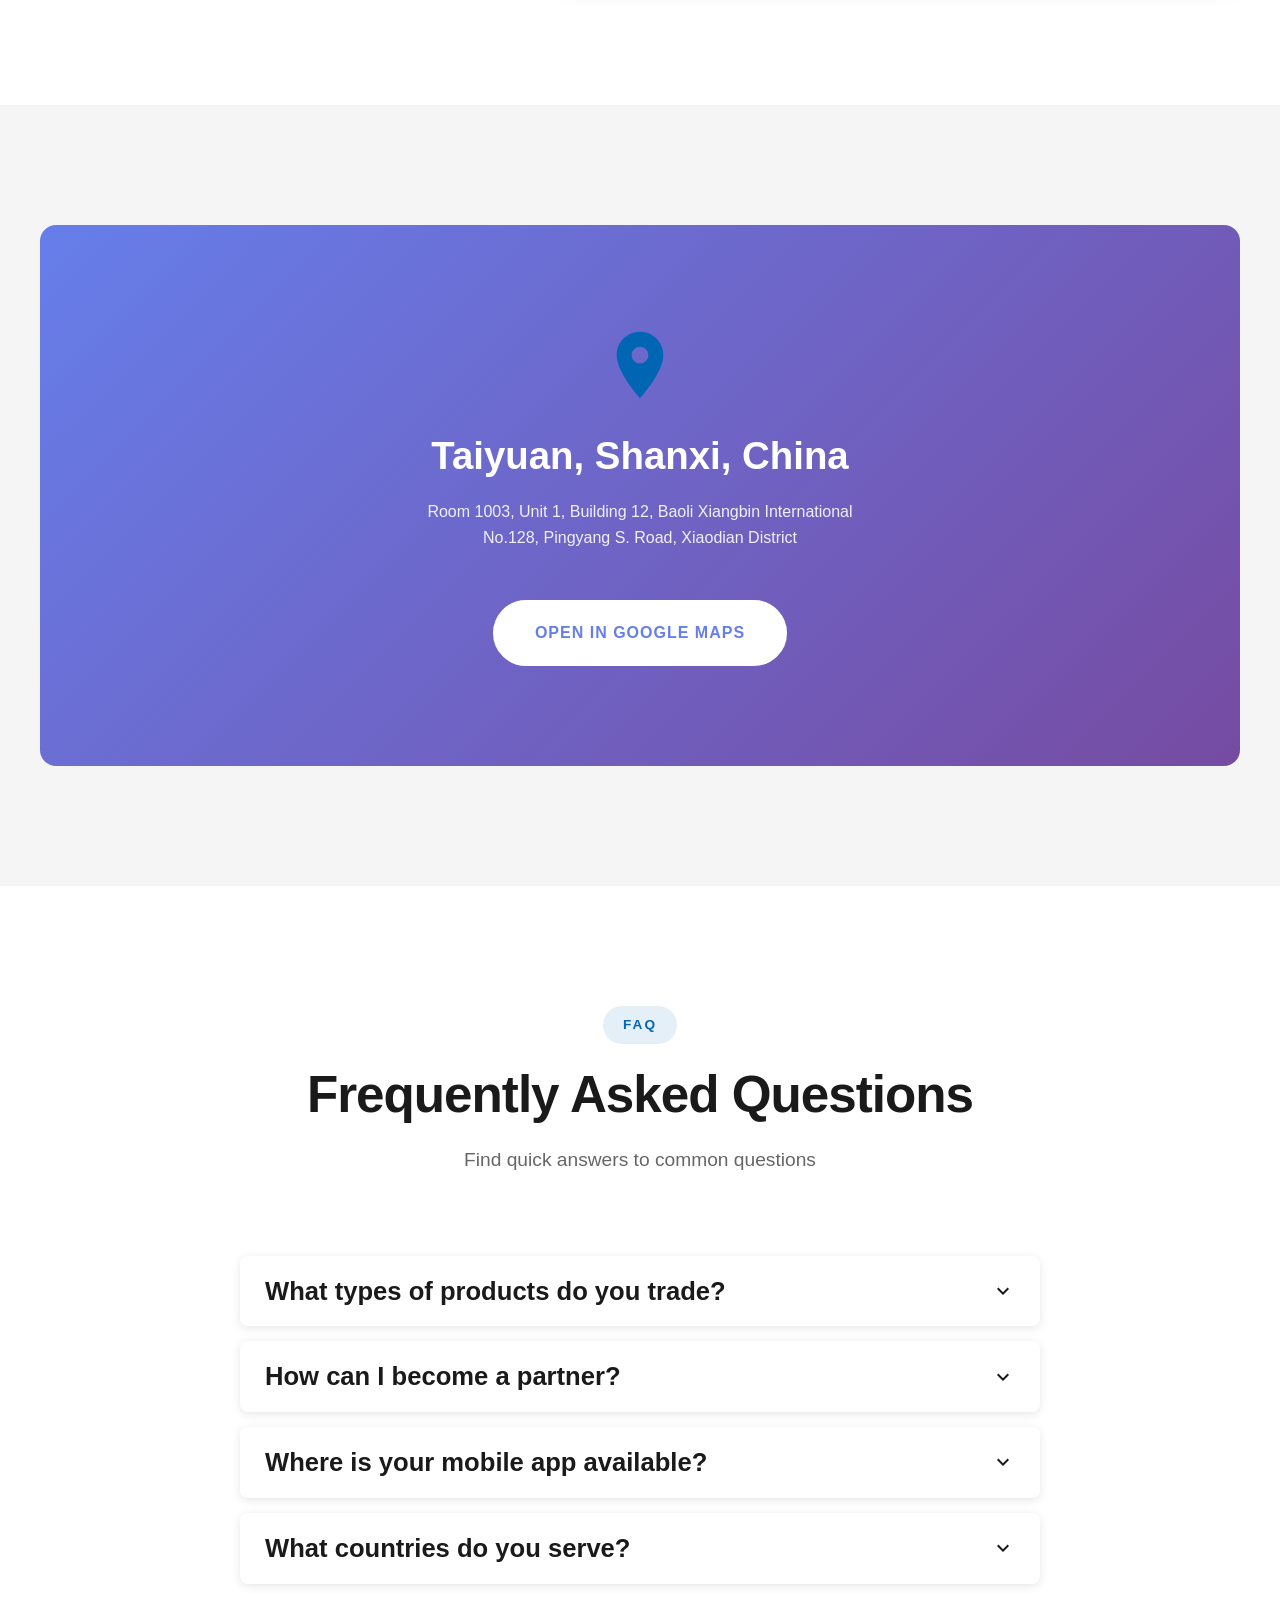
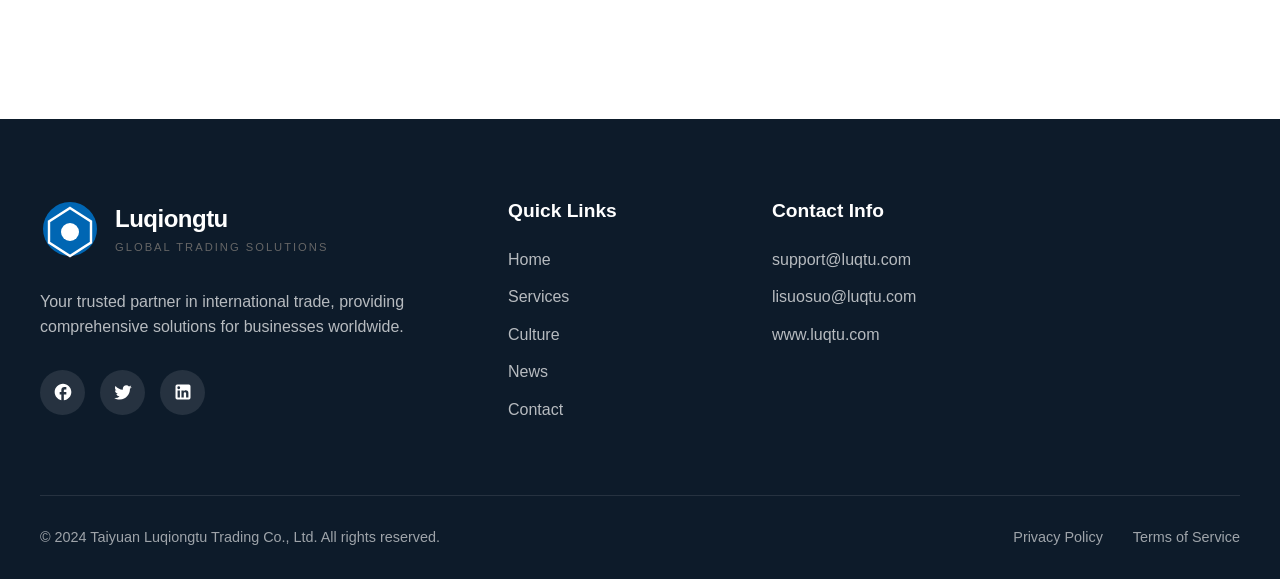
<file: contact.html>
<!DOCTYPE html>
<html lang="en">
<head>
    <meta charset="UTF-8">
    <meta name="viewport" content="width=device-width, initial-scale=1.0">
    <meta http-equiv="X-UA-Compatible" content="IE=edge">
    <title>Contact Us | Taiyuan Luqiongtu Trading Co., Ltd.</title>
    <meta name="description" content="Get in touch with Taiyuan Luqiongtu Trading Co., Ltd. Contact us for business inquiries, partnership opportunities, or customer support.">
    <meta name="robots" content="index, follow">
    <link rel="canonical" href="https://luqtu.com/contact.html">
    <link rel="icon" type="image/svg+xml" href="images/logo.svg">
    <link rel="stylesheet" href="css/main.css">
    <link rel="stylesheet" href="css/animations.css">
</head>
<body>
    <!-- Header -->
    <header class="header">
        <div class="header-inner">
            <a href="index.html" class="logo">
                <svg viewBox="0 0 100 100" width="50" height="50">
                    <defs><linearGradient id="lg" x1="0%" y1="0%" x2="100%" y2="100%"><stop offset="0%" style="stop-color:#0066b3"/><stop offset="100%" style="stop-color:#004080"/></linearGradient></defs>
                    <circle cx="50" cy="50" r="45" fill="url(#lg)"/>
                    <polygon points="50,15 85,37.5 85,72.5 50,95 15,72.5 15,37.5" fill="none" stroke="#fff" stroke-width="4"/>
                    <circle cx="50" cy="55" r="15" fill="#fff"/>
                </svg>
                <div><div class="logo-text">Luqiongtu</div><div class="logo-tagline">Global Trading Solutions</div></div>
            </a>
            <nav class="nav-menu">
                <div class="nav-item"><a href="index.html" class="nav-link">Home</a></div>
                <div class="nav-item"><a href="services.html" class="nav-link">Services</a></div>
                <div class="nav-item"><a href="culture.html" class="nav-link">Culture</a></div>
                <div class="nav-item"><a href="news.html" class="nav-link">News</a></div>
                <div class="nav-item"><a href="contact.html" class="nav-link active">Contact</a></div>
            </nav>
            <div class="mobile-toggle"><span></span><span></span><span></span></div>
        </div>
    </header>

    <!-- Page Header -->
    <section class="page-header">
        <div class="container">
            <div class="breadcrumb"><a href="index.html">Home</a><span>/</span><span class="current">Contact</span></div>
            <h1>Contact Us</h1>
            <p>We're here to help. Reach out to us for any inquiries.</p>
        </div>
    </section>

    <!-- Contact Section -->
    <section class="section">
        <div class="container">
            <div class="contact-grid">
                <div class="contact-info scroll-animate-left">
                    <h3>Get In Touch</h3>
                    <p>Whether you have a question about our services, pricing, or anything else, our team is ready to answer all your questions.</p>
                    
                    <div class="contact-item">
                        <div class="contact-icon">
                            <svg viewBox="0 0 24 24" fill="currentColor"><path d="M12 2C8.13 2 5 5.13 5 9c0 5.25 7 13 7 13s7-7.75 7-13c0-3.87-3.13-7-7-7zm0 9.5c-1.38 0-2.5-1.12-2.5-2.5s1.12-2.5 2.5-2.5 2.5 1.12 2.5 2.5-1.12 2.5-2.5 2.5z"/></svg>
                        </div>
                        <div>
                            <h4>Office Address</h4>
                            <p>Room 1003, Unit 1, Building 12, Baoli Xiangbin International<br>No.128, Pingyang S. Road, Xiaodian District<br>Taiyuan, Shanxi 030000<br>China</p>
                        </div>
                    </div>

                    <div class="contact-item">
                        <div class="contact-icon">
                            <svg viewBox="0 0 24 24" fill="currentColor"><path d="M20 4H4c-1.1 0-1.99.9-1.99 2L2 18c0 1.1.9 2 2 2h16c1.1 0 2-.9 2-2V6c0-1.1-.9-2-2-2zm0 4l-8 5-8-5V6l8 5 8-5v2z"/></svg>
                        </div>
                        <div>
                            <h4>Email Us</h4>
                            <p>General Support: <a href="mailto:support@luqtu.com" style="color: #3385c9;">support@luqtu.com</a><br>
                            Business Inquiries: <a href="mailto:lisuosuo@luqtu.com" style="color: #3385c9;">lisuosuo@luqtu.com</a></p>
                        </div>
                    </div>

                    <div class="contact-item">
                        <div class="contact-icon">
                            <svg viewBox="0 0 24 24" fill="currentColor"><path d="M12 2C6.48 2 2 6.48 2 12s4.48 10 10 10 10-4.48 10-10S17.52 2 12 2zm-1 17.93c-3.95-.49-7-3.85-7-7.93 0-.62.08-1.21.21-1.79L9 15v1c0 1.1.9 2 2 2v1.93zm6.9-2.54c-.26-.81-1-1.39-1.9-1.39h-1v-3c0-.55-.45-1-1-1H8v-2h2c.55 0 1-.45 1-1V7h2c1.1 0 2-.9 2-2v-.41c2.93 1.19 5 4.06 5 7.41 0 2.08-.8 3.97-2.1 5.39z"/></svg>
                        </div>
                        <div>
                            <h4>Website</h4>
                            <p><a href="https://luqtu.com" style="color: #3385c9;">www.luqtu.com</a></p>
                        </div>
                    </div>

                    <div class="contact-item">
                        <div class="contact-icon">
                            <svg viewBox="0 0 24 24" fill="currentColor"><path d="M11.99 2C6.47 2 2 6.48 2 12s4.47 10 9.99 10C17.52 22 22 17.52 22 12S17.52 2 11.99 2zM12 20c-4.42 0-8-3.58-8-8s3.58-8 8-8 8 3.58 8 8-3.58 8-8 8zm.5-13H11v6l5.25 3.15.75-1.23-4.5-2.67z"/></svg>
                        </div>
                        <div>
                            <h4>Business Hours</h4>
                            <p>Monday - Friday: 9:00 AM - 6:00 PM (CST)<br>
                            Saturday - Sunday: Closed</p>
                        </div>
                    </div>
                </div>

                <div class="contact-form scroll-animate-right">
                    <h3>Send Us a Message</h3>
                    <form>
                        <div class="form-row">
                            <div class="form-group">
                                <label for="firstName">First Name *</label>
                                <input type="text" id="firstName" name="firstName" required placeholder="John">
                            </div>
                            <div class="form-group">
                                <label for="lastName">Last Name *</label>
                                <input type="text" id="lastName" name="lastName" required placeholder="Doe">
                            </div>
                        </div>

                        <div class="form-group">
                            <label for="email">Email Address *</label>
                            <input type="email" id="email" name="email" required placeholder="john@example.com">
                        </div>

                        <div class="form-group">
                            <label for="phone">Phone Number</label>
                            <input type="tel" id="phone" name="phone" placeholder="+1 (555) 000-0000">
                        </div>

                        <div class="form-group">
                            <label for="company">Company Name</label>
                            <input type="text" id="company" name="company" placeholder="Your Company">
                        </div>

                        <div class="form-group">
                            <label for="subject">Subject *</label>
                            <select id="subject" name="subject" required>
                                <option value="">Select a subject</option>
                                <option value="general">General Inquiry</option>
                                <option value="business">Business Partnership</option>
                                <option value="support">Customer Support</option>
                                <option value="products">Product Information</option>
                                <option value="mobile-app">Mobile App Support</option>
                                <option value="other">Other</option>
                            </select>
                        </div>

                        <div class="form-group">
                            <label for="message">Message *</label>
                            <textarea id="message" name="message" required placeholder="How can we help you?"></textarea>
                        </div>

                        <button type="submit" class="btn btn-primary" style="width: 100%;">Send Message</button>
                    </form>
                </div>
            </div>
        </div>
    </section>

    <!-- Map Section -->
    <section class="section section-light">
        <div class="container">
            <div class="map-placeholder scroll-animate" style="background: linear-gradient(135deg, #667eea 0%, #764ba2 100%); padding: 100px 40px; border-radius: 16px; color: white;">
                <svg viewBox="0 0 24 24" fill="currentColor" style="width: 80px; height: 80px; margin: 0 auto 20px;"><path d="M12 2C8.13 2 5 5.13 5 9c0 5.25 7 13 7 13s7-7.75 7-13c0-3.87-3.13-7-7-7zm0 9.5c-1.38 0-2.5-1.12-2.5-2.5s1.12-2.5 2.5-2.5 2.5 1.12 2.5 2.5-1.12 2.5-2.5 2.5z"/></svg>
                <h3>Taiyuan, Shanxi, China</h3>
                <p style="opacity: 0.9;">Room 1003, Unit 1, Building 12, Baoli Xiangbin International<br>No.128, Pingyang S. Road, Xiaodian District</p>
                <a href="https://maps.google.com/?q=Taiyuan+China+Xiaodian+District" target="_blank" class="btn btn-secondary" style="margin-top: 30px; background: white; color: #667eea; border-color: white;">Open in Google Maps</a>
            </div>
        </div>
    </section>

    <!-- FAQ Section -->
    <section class="section">
        <div class="container">
            <div class="section-header scroll-animate">
                <span class="section-badge">FAQ</span>
                <h2>Frequently Asked Questions</h2>
                <p class="section-description">Find quick answers to common questions</p>
            </div>

            <div style="max-width: 800px; margin: 0 auto;">
                <div class="accordion-item" style="margin-bottom: 15px; background: white; border-radius: 8px; box-shadow: 0 2px 10px rgba(0,0,0,0.1); overflow: hidden;">
                    <div class="accordion-header" style="padding: 20px 25px; cursor: pointer; display: flex; justify-content: space-between; align-items: center;">
                        <h4 style="margin: 0;">What types of products do you trade?</h4>
                        <svg class="accordion-icon" viewBox="0 0 24 24" fill="currentColor" style="width: 24px; height: 24px;"><path d="M7.41 8.59L12 13.17l4.59-4.58L18 10l-6 6-6-6 1.41-1.41z"/></svg>
                    </div>
                    <div class="accordion-content" style="padding: 0 25px;">
                        <p style="padding-bottom: 20px; color: #666;">We trade a wide range of products including daily necessities, apparel, electronics, hardware and building materials, and agricultural products. Our comprehensive product portfolio allows us to serve diverse market needs.</p>
                    </div>
                </div>

                <div class="accordion-item" style="margin-bottom: 15px; background: white; border-radius: 8px; box-shadow: 0 2px 10px rgba(0,0,0,0.1); overflow: hidden;">
                    <div class="accordion-header" style="padding: 20px 25px; cursor: pointer; display: flex; justify-content: space-between; align-items: center;">
                        <h4 style="margin: 0;">How can I become a partner?</h4>
                        <svg class="accordion-icon" viewBox="0 0 24 24" fill="currentColor" style="width: 24px; height: 24px;"><path d="M7.41 8.59L12 13.17l4.59-4.58L18 10l-6 6-6-6 1.41-1.41z"/></svg>
                    </div>
                    <div class="accordion-content" style="padding: 0 25px;">
                        <p style="padding-bottom: 20px; color: #666;">To become a partner, please contact us through our business email (lisuosuo@luqtu.com) or fill out the contact form above. Our team will review your inquiry and get back to you within 2 business days.</p>
                    </div>
                </div>

                <div class="accordion-item" style="margin-bottom: 15px; background: white; border-radius: 8px; box-shadow: 0 2px 10px rgba(0,0,0,0.1); overflow: hidden;">
                    <div class="accordion-header" style="padding: 20px 25px; cursor: pointer; display: flex; justify-content: space-between; align-items: center;">
                        <h4 style="margin: 0;">Where is your mobile app available?</h4>
                        <svg class="accordion-icon" viewBox="0 0 24 24" fill="currentColor" style="width: 24px; height: 24px;"><path d="M7.41 8.59L12 13.17l4.59-4.58L18 10l-6 6-6-6 1.41-1.41z"/></svg>
                    </div>
                    <div class="accordion-content" style="padding: 0 25px;">
                        <p style="padding-bottom: 20px; color: #666;">Our mobile application is available for download on both Google Play Store (Android) and Apple App Store (iOS). Search for "Luqiongtu" to find our official application.</p>
                    </div>
                </div>

                <div class="accordion-item" style="margin-bottom: 15px; background: white; border-radius: 8px; box-shadow: 0 2px 10px rgba(0,0,0,0.1); overflow: hidden;">
                    <div class="accordion-header" style="padding: 20px 25px; cursor: pointer; display: flex; justify-content: space-between; align-items: center;">
                        <h4 style="margin: 0;">What countries do you serve?</h4>
                        <svg class="accordion-icon" viewBox="0 0 24 24" fill="currentColor" style="width: 24px; height: 24px;"><path d="M7.41 8.59L12 13.17l4.59-4.58L18 10l-6 6-6-6 1.41-1.41z"/></svg>
                    </div>
                    <div class="accordion-content" style="padding: 0 25px;">
                        <p style="padding-bottom: 20px; color: #666;">We serve customers in over 50 countries worldwide, with strong presence in Europe, North America, Asia, and other key markets. Contact us to confirm if we serve your region.</p>
                    </div>
                </div>
            </div>
        </div>
    </section>

    <!-- Footer -->
    <footer class="footer">
        <div class="container">
            <div class="footer-main">
                <div class="footer-brand">
                    <a href="index.html" class="logo">
                        <svg viewBox="0 0 100 100" width="60" height="60"><circle cx="50" cy="50" r="45" fill="#0066b3"/><polygon points="50,15 85,37.5 85,72.5 50,95 15,72.5 15,37.5" fill="none" stroke="#fff" stroke-width="4"/><circle cx="50" cy="55" r="15" fill="#fff"/></svg>
                        <div><div class="logo-text">Luqiongtu</div><div class="logo-tagline">Global Trading Solutions</div></div>
                    </a>
                    <p>Your trusted partner in international trade, providing comprehensive solutions for businesses worldwide.</p>
                    <div class="social-links">
                        <a href="#" class="social-link"><svg viewBox="0 0 24 24" fill="currentColor"><path d="M22 12c0-5.52-4.48-10-10-10S2 6.48 2 12c0 4.84 3.44 8.87 8 9.8V15H8v-3h2V9.5C10 7.57 11.57 6 13.5 6H16v3h-2c-.55 0-1 .45-1 1v2h3v3h-3v6.95c5.05-.5 9-4.76 9-9.95z"/></svg></a>
                        <a href="#" class="social-link"><svg viewBox="0 0 24 24" fill="currentColor"><path d="M22.46 6c-.77.35-1.6.58-2.46.69.88-.53 1.56-1.37 1.88-2.38-.83.5-1.75.85-2.72 1.05C18.37 4.5 17.26 4 16 4c-2.35 0-4.27 1.92-4.27 4.29 0 .34.04.67.11.98C8.28 9.09 5.11 7.38 3 4.79c-.37.63-.58 1.37-.58 2.15 0 1.49.75 2.81 1.91 3.56-.71 0-1.37-.2-1.95-.5v.03c0 2.08 1.48 3.82 3.44 4.21a4.22 4.22 0 0 1-1.93.07 4.28 4.28 0 0 0 4 2.98 8.521 8.521 0 0 1-5.33 1.84c-.34 0-.68-.02-1.02-.06C3.44 20.29 5.7 21 8.12 21 16 21 20.33 14.46 20.33 8.79c0-.19 0-.37-.01-.56.84-.6 1.56-1.36 2.14-2.23z"/></svg></a>
                        <a href="#" class="social-link"><svg viewBox="0 0 24 24" fill="currentColor"><path d="M19 3a2 2 0 0 1 2 2v14a2 2 0 0 1-2 2H5a2 2 0 0 1-2-2V5a2 2 0 0 1 2-2h14m-.5 15.5v-5.3a3.26 3.26 0 0 0-3.26-3.26c-.85 0-1.84.52-2.32 1.3v-1.11h-2.79v8.37h2.79v-4.93c0-.77.62-1.4 1.39-1.4a1.4 1.4 0 0 1 1.4 1.4v4.93h2.79M6.88 8.56a1.68 1.68 0 0 0 1.68-1.68c0-.93-.75-1.69-1.68-1.69a1.69 1.69 0 0 0-1.69 1.69c0 .93.76 1.68 1.69 1.68m1.39 9.94v-8.37H5.5v8.37h2.77z"/></svg></a>
                    </div>
                </div>
                <div class="footer-column">
                    <h4>Quick Links</h4>
                    <ul>
                        <li><a href="index.html">Home</a></li>
                        <li><a href="services.html">Services</a></li>
                        <li><a href="culture.html">Culture</a></li>
                        <li><a href="news.html">News</a></li>
                        <li><a href="contact.html">Contact</a></li>
                    </ul>
                </div>
                <div class="footer-column">
                    <h4>Contact Info</h4>
                    <ul>
                        <li><a href="mailto:support@luqtu.com">support@luqtu.com</a></li>
                        <li><a href="mailto:lisuosuo@luqtu.com">lisuosuo@luqtu.com</a></li>
                        <li><a href="https://luqtu.com">www.luqtu.com</a></li>
                    </ul>
                </div>
            </div>
            <div class="footer-bottom">
                <p>&copy; 2024 Taiyuan Luqiongtu Trading Co., Ltd. All rights reserved.</p>
                <div class="footer-links">
                    <a href="privacy-policy.html">Privacy Policy</a>
                    <a href="terms-of-service.html">Terms of Service</a>
                </div>
            </div>
        </div>
    </footer>

    <script src="js/main.js"></script>
</body>
</html>
</file>
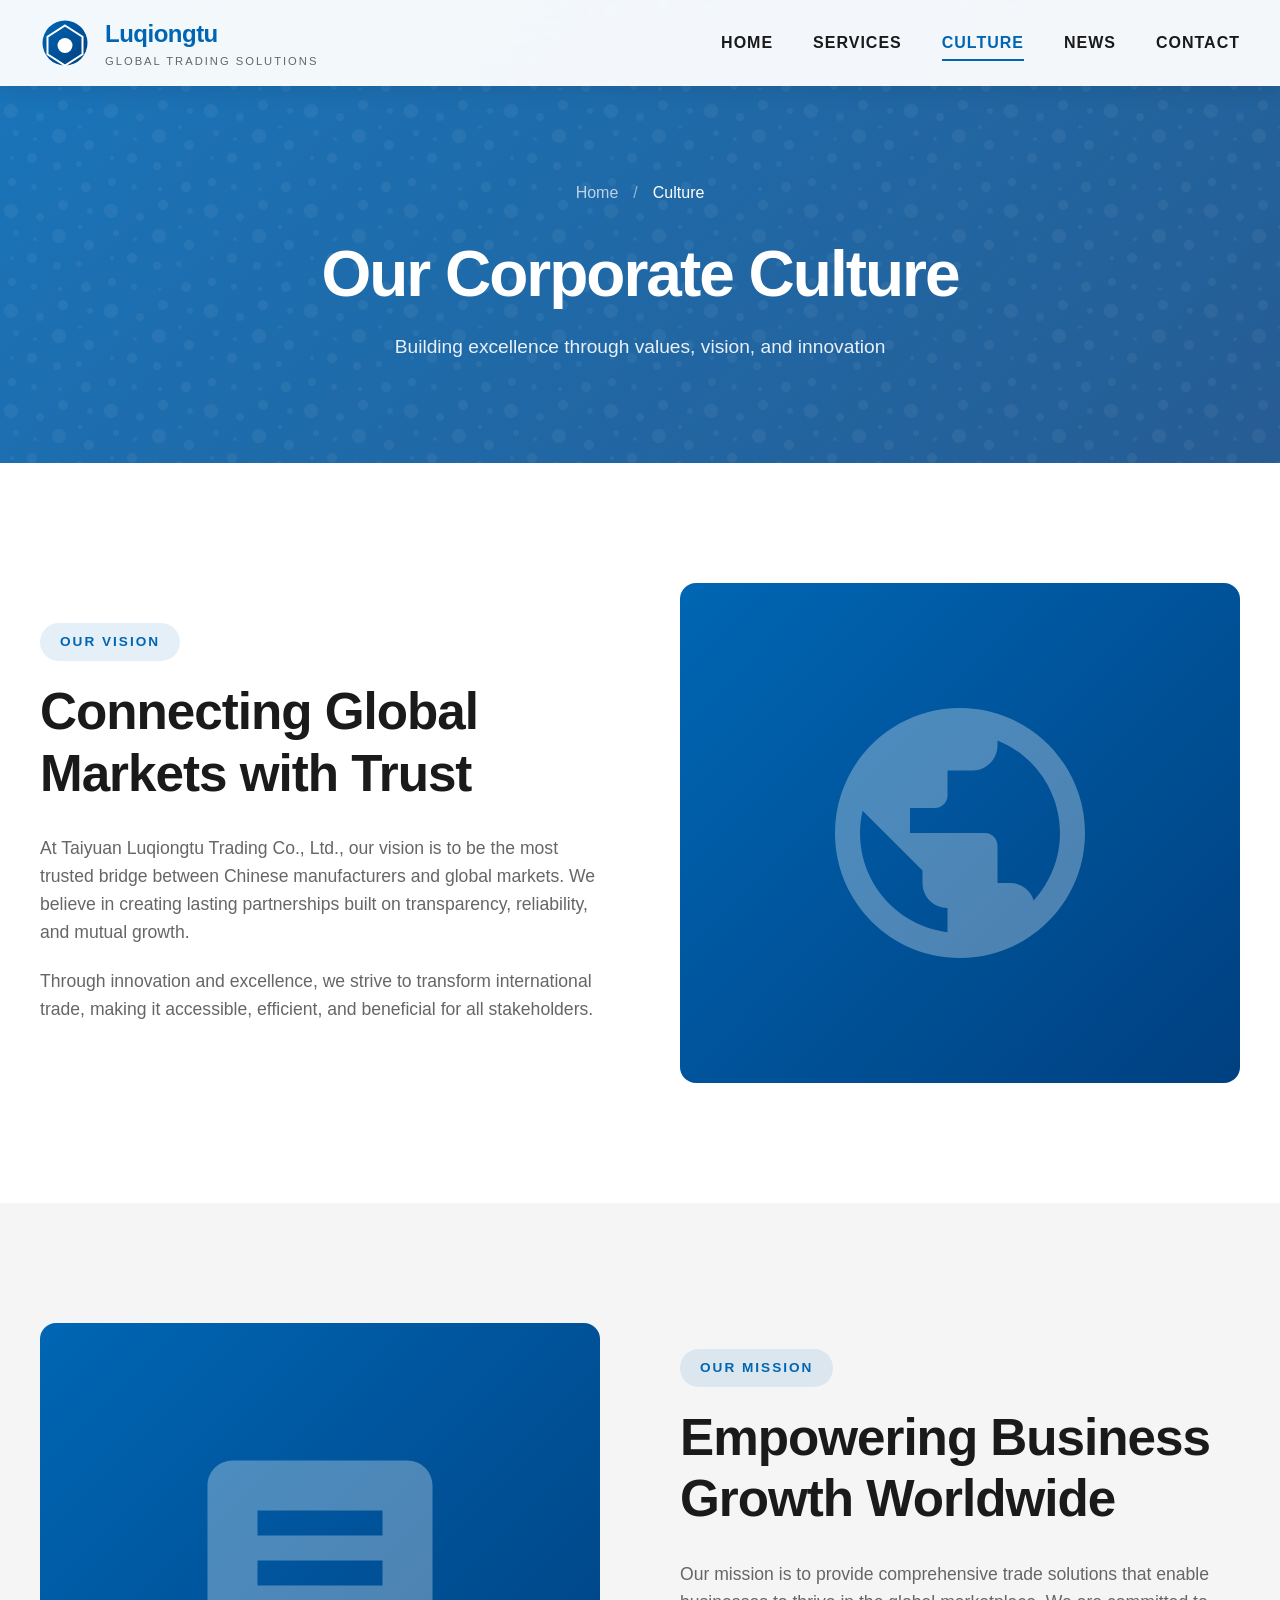
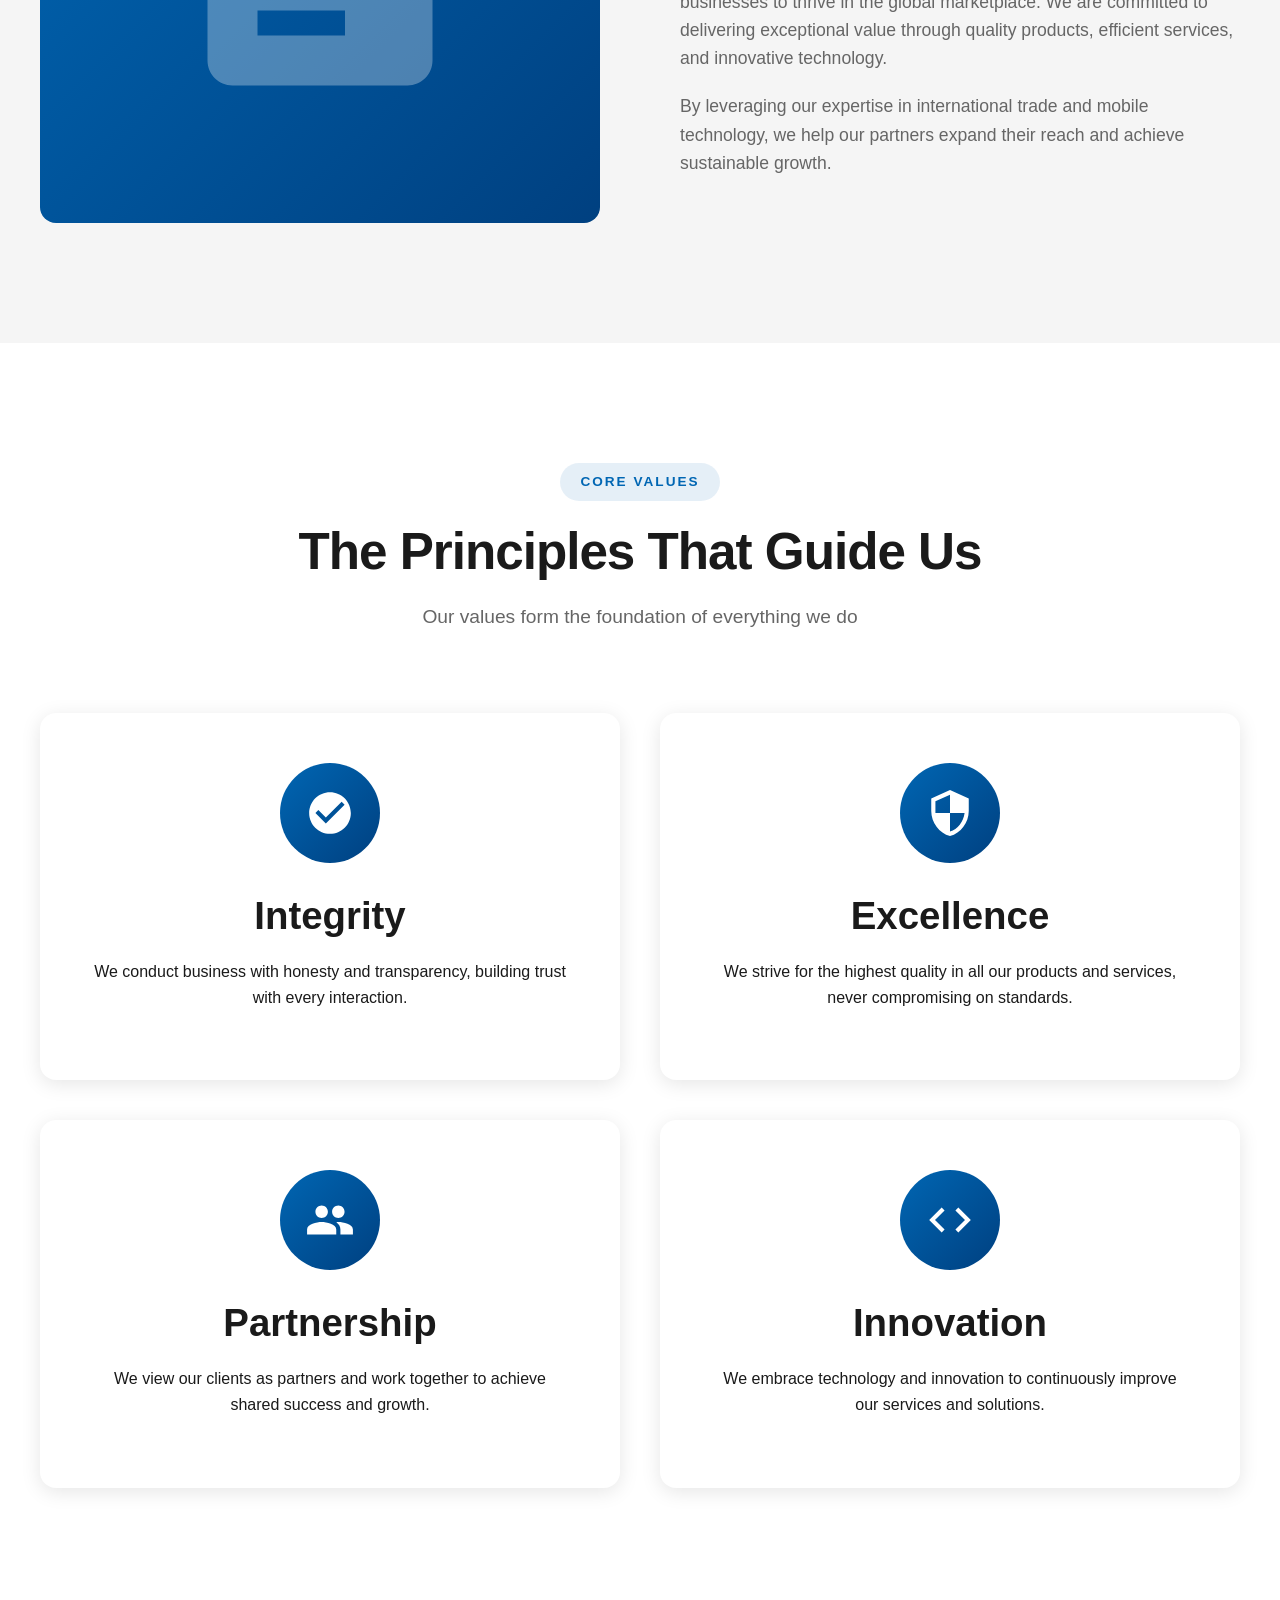
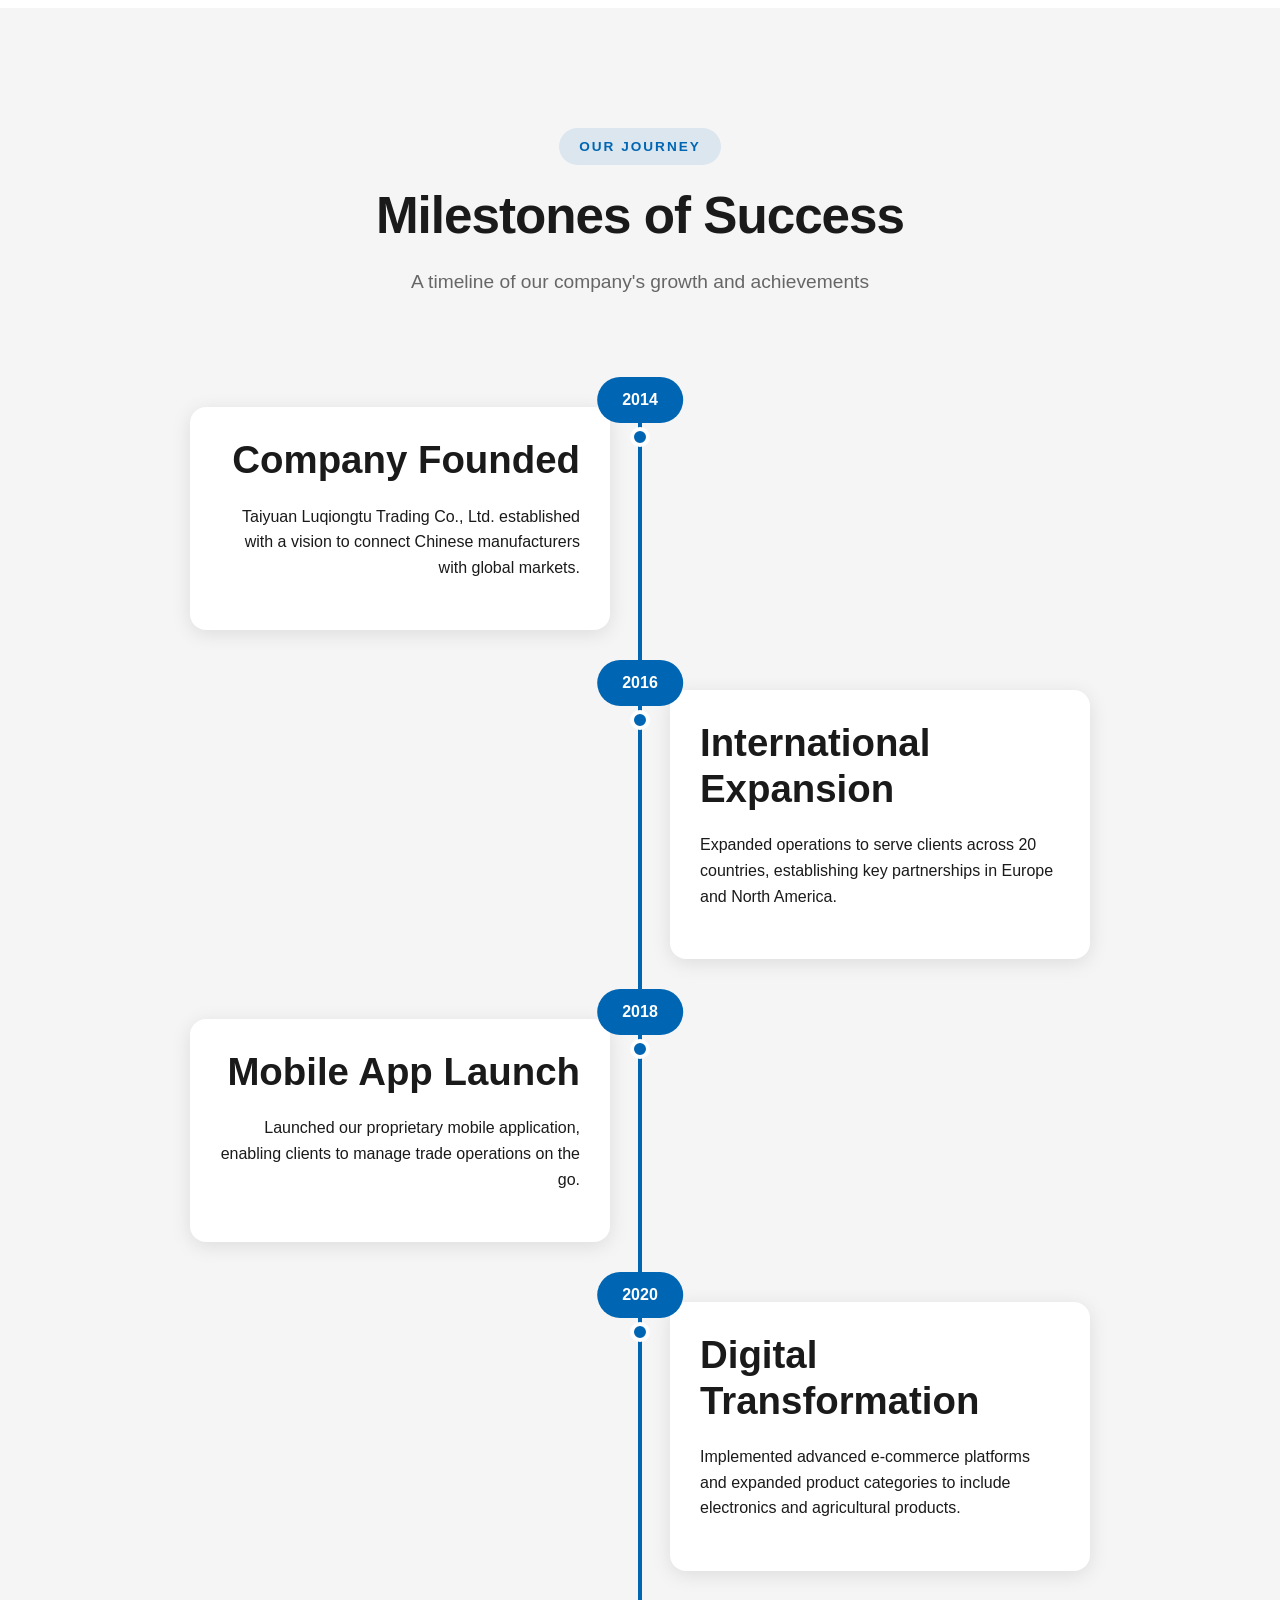
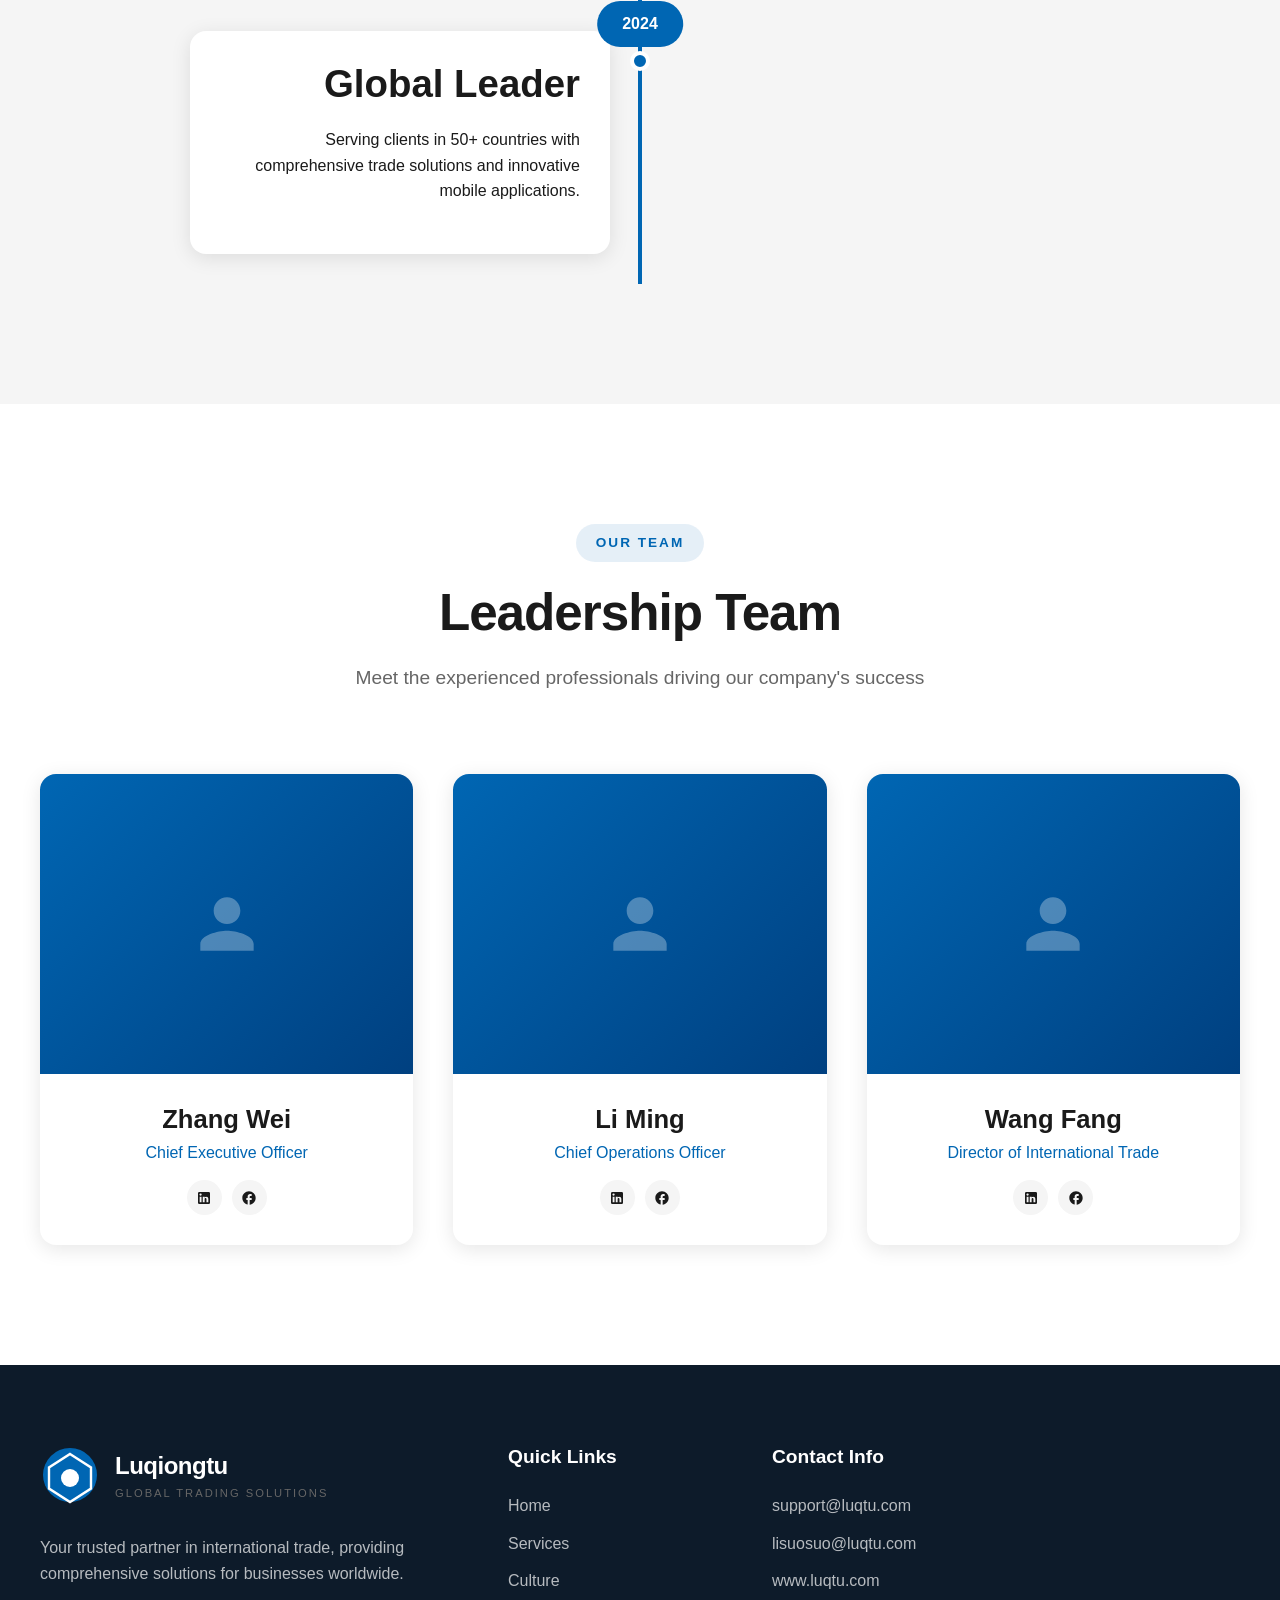
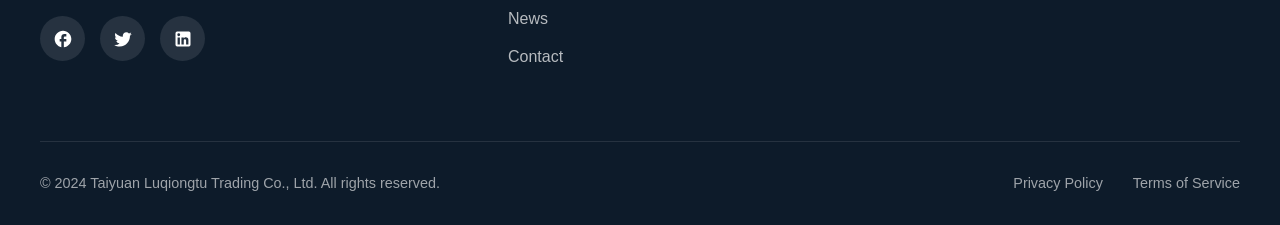
<file: culture.html>
<!DOCTYPE html>
<html lang="en">
<head>
    <meta charset="UTF-8">
    <meta name="viewport" content="width=device-width, initial-scale=1.0">
    <meta http-equiv="X-UA-Compatible" content="IE=edge">
    <title>Corporate Culture | Taiyuan Luqiongtu Trading Co., Ltd.</title>
    <meta name="description" content="Discover the corporate culture, values, and vision of Taiyuan Luqiongtu Trading Co., Ltd. Learn about our commitment to excellence and global partnerships.">
    <meta name="robots" content="index, follow">
    <link rel="canonical" href="https://luqtu.com/culture.html">
    <link rel="icon" type="image/svg+xml" href="images/logo.svg">
    <link rel="stylesheet" href="css/main.css">
    <link rel="stylesheet" href="css/animations.css">
</head>
<body>
    <!-- Header -->
    <header class="header">
        <div class="header-inner">
            <a href="index.html" class="logo">
                <svg viewBox="0 0 100 100" width="50" height="50">
                    <defs><linearGradient id="lg" x1="0%" y1="0%" x2="100%" y2="100%"><stop offset="0%" style="stop-color:#0066b3"/><stop offset="100%" style="stop-color:#004080"/></linearGradient></defs>
                    <circle cx="50" cy="50" r="45" fill="url(#lg)"/>
                    <polygon points="50,15 85,37.5 85,72.5 50,95 15,72.5 15,37.5" fill="none" stroke="#fff" stroke-width="4"/>
                    <circle cx="50" cy="55" r="15" fill="#fff"/>
                </svg>
                <div><div class="logo-text">Luqiongtu</div><div class="logo-tagline">Global Trading Solutions</div></div>
            </a>
            <nav class="nav-menu">
                <div class="nav-item"><a href="index.html" class="nav-link">Home</a></div>
                <div class="nav-item"><a href="services.html" class="nav-link">Services</a></div>
                <div class="nav-item"><a href="culture.html" class="nav-link active">Culture</a></div>
                <div class="nav-item"><a href="news.html" class="nav-link">News</a></div>
                <div class="nav-item"><a href="contact.html" class="nav-link">Contact</a></div>
            </nav>
            <div class="mobile-toggle"><span></span><span></span><span></span></div>
        </div>
    </header>

    <!-- Page Header -->
    <section class="page-header">
        <div class="container">
            <div class="breadcrumb"><a href="index.html">Home</a><span>/</span><span class="current">Culture</span></div>
            <h1>Our Corporate Culture</h1>
            <p>Building excellence through values, vision, and innovation</p>
        </div>
    </section>

    <!-- Vision Section -->
    <section class="section">
        <div class="container">
            <div class="about-grid">
                <div class="about-content scroll-animate-left">
                    <span class="section-badge">Our Vision</span>
                    <h2>Connecting Global Markets with Trust</h2>
                    <p>At Taiyuan Luqiongtu Trading Co., Ltd., our vision is to be the most trusted bridge between Chinese manufacturers and global markets. We believe in creating lasting partnerships built on transparency, reliability, and mutual growth.</p>
                    <p>Through innovation and excellence, we strive to transform international trade, making it accessible, efficient, and beneficial for all stakeholders.</p>
                </div>
                <div class="about-image scroll-animate-right">
                    <div class="about-img-main">
                        <svg viewBox="0 0 24 24" fill="currentColor"><path d="M12 2C6.48 2 2 6.48 2 12s4.48 10 10 10 10-4.48 10-10S17.52 2 12 2zm-1 17.93c-3.95-.49-7-3.85-7-7.93 0-.62.08-1.21.21-1.79L9 15v1c0 1.1.9 2 2 2v1.93zm6.9-2.54c-.26-.81-1-1.39-1.9-1.39h-1v-3c0-.55-.45-1-1-1H8v-2h2c.55 0 1-.45 1-1V7h2c1.1 0 2-.9 2-2v-.41c2.93 1.19 5 4.06 5 7.41 0 2.08-.8 3.97-2.1 5.39z"/></svg>
                    </div>
                </div>
            </div>
        </div>
    </section>

    <!-- Mission Section -->
    <section class="section section-light">
        <div class="container">
            <div class="about-grid" style="direction: rtl;">
                <div class="about-content scroll-animate-right" style="direction: ltr;">
                    <span class="section-badge">Our Mission</span>
                    <h2>Empowering Business Growth Worldwide</h2>
                    <p>Our mission is to provide comprehensive trade solutions that enable businesses to thrive in the global marketplace. We are committed to delivering exceptional value through quality products, efficient services, and innovative technology.</p>
                    <p>By leveraging our expertise in international trade and mobile technology, we help our partners expand their reach and achieve sustainable growth.</p>
                </div>
                <div class="about-image scroll-animate-left" style="direction: ltr;">
                    <div class="about-img-main">
                        <svg viewBox="0 0 24 24" fill="currentColor"><path d="M19 3H5c-1.1 0-2 .9-2 2v14c0 1.1.9 2 2 2h14c1.1 0 2-.9 2-2V5c0-1.1-.9-2-2-2zm-5 14H7v-2h7v2zm3-4H7v-2h10v2zm0-4H7V7h10v2z"/></svg>
                    </div>
                </div>
            </div>
        </div>
    </section>

    <!-- Core Values -->
    <section class="section">
        <div class="container">
            <div class="section-header scroll-animate">
                <span class="section-badge">Core Values</span>
                <h2>The Principles That Guide Us</h2>
                <p class="section-description">Our values form the foundation of everything we do</p>
            </div>

            <div class="values-grid">
                <div class="value-card scroll-animate hover-lift">
                    <div class="value-icon">
                        <svg viewBox="0 0 24 24" fill="currentColor"><path d="M12 2C6.48 2 2 6.48 2 12s4.48 10 10 10 10-4.48 10-10S17.52 2 12 2zm-2 15l-5-5 1.41-1.41L10 14.17l7.59-7.59L19 8l-9 9z"/></svg>
                    </div>
                    <h3>Integrity</h3>
                    <p>We conduct business with honesty and transparency, building trust with every interaction.</p>
                </div>

                <div class="value-card scroll-animate delay-100 hover-lift">
                    <div class="value-icon">
                        <svg viewBox="0 0 24 24" fill="currentColor"><path d="M12 1L3 5v6c0 5.55 3.84 10.74 9 12 5.16-1.26 9-6.45 9-12V5l-9-4zm0 10.99h7c-.53 4.12-3.28 7.79-7 8.94V12H5V6.3l7-3.11v8.8z"/></svg>
                    </div>
                    <h3>Excellence</h3>
                    <p>We strive for the highest quality in all our products and services, never compromising on standards.</p>
                </div>

                <div class="value-card scroll-animate delay-200 hover-lift">
                    <div class="value-icon">
                        <svg viewBox="0 0 24 24" fill="currentColor"><path d="M16 11c1.66 0 2.99-1.34 2.99-3S17.66 5 16 5c-1.66 0-3 1.34-3 3s1.34 3 3 3zm-8 0c1.66 0 2.99-1.34 2.99-3S9.66 5 8 5C6.34 5 5 6.34 5 8s1.34 3 3 3zm0 2c-2.33 0-7 1.17-7 3.5V19h14v-2.5c0-2.33-4.67-3.5-7-3.5zm8 0c-.29 0-.62.02-.97.05 1.16.84 1.97 1.97 1.97 3.45V19h6v-2.5c0-2.33-4.67-3.5-7-3.5z"/></svg>
                    </div>
                    <h3>Partnership</h3>
                    <p>We view our clients as partners and work together to achieve shared success and growth.</p>
                </div>

                <div class="value-card scroll-animate delay-300 hover-lift">
                    <div class="value-icon">
                        <svg viewBox="0 0 24 24" fill="currentColor"><path d="M9.4 16.6L4.8 12l4.6-4.6L8 6l-6 6 6 6 1.4-1.4zm5.2 0l4.6-4.6-4.6-4.6L16 6l6 6-6 6-1.4-1.4z"/></svg>
                    </div>
                    <h3>Innovation</h3>
                    <p>We embrace technology and innovation to continuously improve our services and solutions.</p>
                </div>
            </div>
        </div>
    </section>

    <!-- Timeline -->
    <section class="section section-light">
        <div class="container">
            <div class="section-header scroll-animate">
                <span class="section-badge">Our Journey</span>
                <h2>Milestones of Success</h2>
                <p class="section-description">A timeline of our company's growth and achievements</p>
            </div>

            <div class="timeline">
                <div class="timeline-item scroll-animate">
                    <div class="timeline-date">2014</div>
                    <div class="timeline-marker"></div>
                    <div class="timeline-content">
                        <h3>Company Founded</h3>
                        <p>Taiyuan Luqiongtu Trading Co., Ltd. established with a vision to connect Chinese manufacturers with global markets.</p>
                    </div>
                </div>

                <div class="timeline-item scroll-animate delay-100">
                    <div class="timeline-date">2016</div>
                    <div class="timeline-marker"></div>
                    <div class="timeline-content">
                        <h3>International Expansion</h3>
                        <p>Expanded operations to serve clients across 20 countries, establishing key partnerships in Europe and North America.</p>
                    </div>
                </div>

                <div class="timeline-item scroll-animate delay-200">
                    <div class="timeline-date">2018</div>
                    <div class="timeline-marker"></div>
                    <div class="timeline-content">
                        <h3>Mobile App Launch</h3>
                        <p>Launched our proprietary mobile application, enabling clients to manage trade operations on the go.</p>
                    </div>
                </div>

                <div class="timeline-item scroll-animate delay-300">
                    <div class="timeline-date">2020</div>
                    <div class="timeline-marker"></div>
                    <div class="timeline-content">
                        <h3>Digital Transformation</h3>
                        <p>Implemented advanced e-commerce platforms and expanded product categories to include electronics and agricultural products.</p>
                    </div>
                </div>

                <div class="timeline-item scroll-animate delay-400">
                    <div class="timeline-date">2024</div>
                    <div class="timeline-marker"></div>
                    <div class="timeline-content">
                        <h3>Global Leader</h3>
                        <p>Serving clients in 50+ countries with comprehensive trade solutions and innovative mobile applications.</p>
                    </div>
                </div>
            </div>
        </div>
    </section>

    <!-- Team Section -->
    <section class="section">
        <div class="container">
            <div class="section-header scroll-animate">
                <span class="section-badge">Our Team</span>
                <h2>Leadership Team</h2>
                <p class="section-description">Meet the experienced professionals driving our company's success</p>
            </div>

            <div class="team-grid">
                <div class="team-card scroll-animate hover-lift">
                    <div class="team-image">
                        <svg viewBox="0 0 24 24" fill="currentColor"><path d="M12 12c2.21 0 4-1.79 4-4s-1.79-4-4-4-4 1.79-4 4 1.79 4 4 4zm0 2c-2.67 0-8 1.34-8 4v2h16v-2c0-2.66-5.33-4-8-4z"/></svg>
                    </div>
                    <div class="team-info">
                        <h4>Zhang Wei</h4>
                        <p>Chief Executive Officer</p>
                        <div class="team-social">
                            <a href="#"><svg viewBox="0 0 24 24" fill="currentColor"><path d="M19 3a2 2 0 0 1 2 2v14a2 2 0 0 1-2 2H5a2 2 0 0 1-2-2V5a2 2 0 0 1 2-2h14m-.5 15.5v-5.3a3.26 3.26 0 0 0-3.26-3.26c-.85 0-1.84.52-2.32 1.3v-1.11h-2.79v8.37h2.79v-4.93c0-.77.62-1.4 1.39-1.4a1.4 1.4 0 0 1 1.4 1.4v4.93h2.79M6.88 8.56a1.68 1.68 0 0 0 1.68-1.68c0-.93-.75-1.69-1.68-1.69a1.69 1.69 0 0 0-1.69 1.69c0 .93.76 1.68 1.69 1.68m1.39 9.94v-8.37H5.5v8.37h2.77z"/></svg></a>
                            <a href="#"><svg viewBox="0 0 24 24" fill="currentColor"><path d="M22 12c0-5.52-4.48-10-10-10S2 6.48 2 12c0 4.84 3.44 8.87 8 9.8V15H8v-3h2V9.5C10 7.57 11.57 6 13.5 6H16v3h-2c-.55 0-1 .45-1 1v2h3v3h-3v6.95c5.05-.5 9-4.76 9-9.95z"/></svg></a>
                        </div>
                    </div>
                </div>

                <div class="team-card scroll-animate delay-100 hover-lift">
                    <div class="team-image">
                        <svg viewBox="0 0 24 24" fill="currentColor"><path d="M12 12c2.21 0 4-1.79 4-4s-1.79-4-4-4-4 1.79-4 4 1.79 4 4 4zm0 2c-2.67 0-8 1.34-8 4v2h16v-2c0-2.66-5.33-4-8-4z"/></svg>
                    </div>
                    <div class="team-info">
                        <h4>Li Ming</h4>
                        <p>Chief Operations Officer</p>
                        <div class="team-social">
                            <a href="#"><svg viewBox="0 0 24 24" fill="currentColor"><path d="M19 3a2 2 0 0 1 2 2v14a2 2 0 0 1-2 2H5a2 2 0 0 1-2-2V5a2 2 0 0 1 2-2h14m-.5 15.5v-5.3a3.26 3.26 0 0 0-3.26-3.26c-.85 0-1.84.52-2.32 1.3v-1.11h-2.79v8.37h2.79v-4.93c0-.77.62-1.4 1.39-1.4a1.4 1.4 0 0 1 1.4 1.4v4.93h2.79M6.88 8.56a1.68 1.68 0 0 0 1.68-1.68c0-.93-.75-1.69-1.68-1.69a1.69 1.69 0 0 0-1.69 1.69c0 .93.76 1.68 1.69 1.68m1.39 9.94v-8.37H5.5v8.37h2.77z"/></svg></a>
                            <a href="#"><svg viewBox="0 0 24 24" fill="currentColor"><path d="M22 12c0-5.52-4.48-10-10-10S2 6.48 2 12c0 4.84 3.44 8.87 8 9.8V15H8v-3h2V9.5C10 7.57 11.57 6 13.5 6H16v3h-2c-.55 0-1 .45-1 1v2h3v3h-3v6.95c5.05-.5 9-4.76 9-9.95z"/></svg></a>
                        </div>
                    </div>
                </div>

                <div class="team-card scroll-animate delay-200 hover-lift">
                    <div class="team-image">
                        <svg viewBox="0 0 24 24" fill="currentColor"><path d="M12 12c2.21 0 4-1.79 4-4s-1.79-4-4-4-4 1.79-4 4 1.79 4 4 4zm0 2c-2.67 0-8 1.34-8 4v2h16v-2c0-2.66-5.33-4-8-4z"/></svg>
                    </div>
                    <div class="team-info">
                        <h4>Wang Fang</h4>
                        <p>Director of International Trade</p>
                        <div class="team-social">
                            <a href="#"><svg viewBox="0 0 24 24" fill="currentColor"><path d="M19 3a2 2 0 0 1 2 2v14a2 2 0 0 1-2 2H5a2 2 0 0 1-2-2V5a2 2 0 0 1 2-2h14m-.5 15.5v-5.3a3.26 3.26 0 0 0-3.26-3.26c-.85 0-1.84.52-2.32 1.3v-1.11h-2.79v8.37h2.79v-4.93c0-.77.62-1.4 1.39-1.4a1.4 1.4 0 0 1 1.4 1.4v4.93h2.79M6.88 8.56a1.68 1.68 0 0 0 1.68-1.68c0-.93-.75-1.69-1.68-1.69a1.69 1.69 0 0 0-1.69 1.69c0 .93.76 1.68 1.69 1.68m1.39 9.94v-8.37H5.5v8.37h2.77z"/></svg></a>
                            <a href="#"><svg viewBox="0 0 24 24" fill="currentColor"><path d="M22 12c0-5.52-4.48-10-10-10S2 6.48 2 12c0 4.84 3.44 8.87 8 9.8V15H8v-3h2V9.5C10 7.57 11.57 6 13.5 6H16v3h-2c-.55 0-1 .45-1 1v2h3v3h-3v6.95c5.05-.5 9-4.76 9-9.95z"/></svg></a>
                        </div>
                    </div>
                </div>
            </div>
        </div>
    </section>

    <!-- Footer -->
    <footer class="footer">
        <div class="container">
            <div class="footer-main">
                <div class="footer-brand">
                    <a href="index.html" class="logo">
                        <svg viewBox="0 0 100 100" width="60" height="60"><circle cx="50" cy="50" r="45" fill="#0066b3"/><polygon points="50,15 85,37.5 85,72.5 50,95 15,72.5 15,37.5" fill="none" stroke="#fff" stroke-width="4"/><circle cx="50" cy="55" r="15" fill="#fff"/></svg>
                        <div><div class="logo-text">Luqiongtu</div><div class="logo-tagline">Global Trading Solutions</div></div>
                    </a>
                    <p>Your trusted partner in international trade, providing comprehensive solutions for businesses worldwide.</p>
                    <div class="social-links">
                        <a href="#" class="social-link"><svg viewBox="0 0 24 24" fill="currentColor"><path d="M22 12c0-5.52-4.48-10-10-10S2 6.48 2 12c0 4.84 3.44 8.87 8 9.8V15H8v-3h2V9.5C10 7.57 11.57 6 13.5 6H16v3h-2c-.55 0-1 .45-1 1v2h3v3h-3v6.95c5.05-.5 9-4.76 9-9.95z"/></svg></a>
                        <a href="#" class="social-link"><svg viewBox="0 0 24 24" fill="currentColor"><path d="M22.46 6c-.77.35-1.6.58-2.46.69.88-.53 1.56-1.37 1.88-2.38-.83.5-1.75.85-2.72 1.05C18.37 4.5 17.26 4 16 4c-2.35 0-4.27 1.92-4.27 4.29 0 .34.04.67.11.98C8.28 9.09 5.11 7.38 3 4.79c-.37.63-.58 1.37-.58 2.15 0 1.49.75 2.81 1.91 3.56-.71 0-1.37-.2-1.95-.5v.03c0 2.08 1.48 3.82 3.44 4.21a4.22 4.22 0 0 1-1.93.07 4.28 4.28 0 0 0 4 2.98 8.521 8.521 0 0 1-5.33 1.84c-.34 0-.68-.02-1.02-.06C3.44 20.29 5.7 21 8.12 21 16 21 20.33 14.46 20.33 8.79c0-.19 0-.37-.01-.56.84-.6 1.56-1.36 2.14-2.23z"/></svg></a>
                        <a href="#" class="social-link"><svg viewBox="0 0 24 24" fill="currentColor"><path d="M19 3a2 2 0 0 1 2 2v14a2 2 0 0 1-2 2H5a2 2 0 0 1-2-2V5a2 2 0 0 1 2-2h14m-.5 15.5v-5.3a3.26 3.26 0 0 0-3.26-3.26c-.85 0-1.84.52-2.32 1.3v-1.11h-2.79v8.37h2.79v-4.93c0-.77.62-1.4 1.39-1.4a1.4 1.4 0 0 1 1.4 1.4v4.93h2.79M6.88 8.56a1.68 1.68 0 0 0 1.68-1.68c0-.93-.75-1.69-1.68-1.69a1.69 1.69 0 0 0-1.69 1.69c0 .93.76 1.68 1.69 1.68m1.39 9.94v-8.37H5.5v8.37h2.77z"/></svg></a>
                    </div>
                </div>
                <div class="footer-column">
                    <h4>Quick Links</h4>
                    <ul>
                        <li><a href="index.html">Home</a></li>
                        <li><a href="services.html">Services</a></li>
                        <li><a href="culture.html">Culture</a></li>
                        <li><a href="news.html">News</a></li>
                        <li><a href="contact.html">Contact</a></li>
                    </ul>
                </div>
                <div class="footer-column">
                    <h4>Contact Info</h4>
                    <ul>
                        <li><a href="mailto:support@luqtu.com">support@luqtu.com</a></li>
                        <li><a href="mailto:lisuosuo@luqtu.com">lisuosuo@luqtu.com</a></li>
                        <li><a href="https://luqtu.com">www.luqtu.com</a></li>
                    </ul>
                </div>
            </div>
            <div class="footer-bottom">
                <p>&copy; 2024 Taiyuan Luqiongtu Trading Co., Ltd. All rights reserved.</p>
                <div class="footer-links">
                    <a href="privacy-policy.html">Privacy Policy</a>
                    <a href="terms-of-service.html">Terms of Service</a>
                </div>
            </div>
        </div>
    </footer>

    <script src="js/main.js"></script>
</body>
</html>
</file>
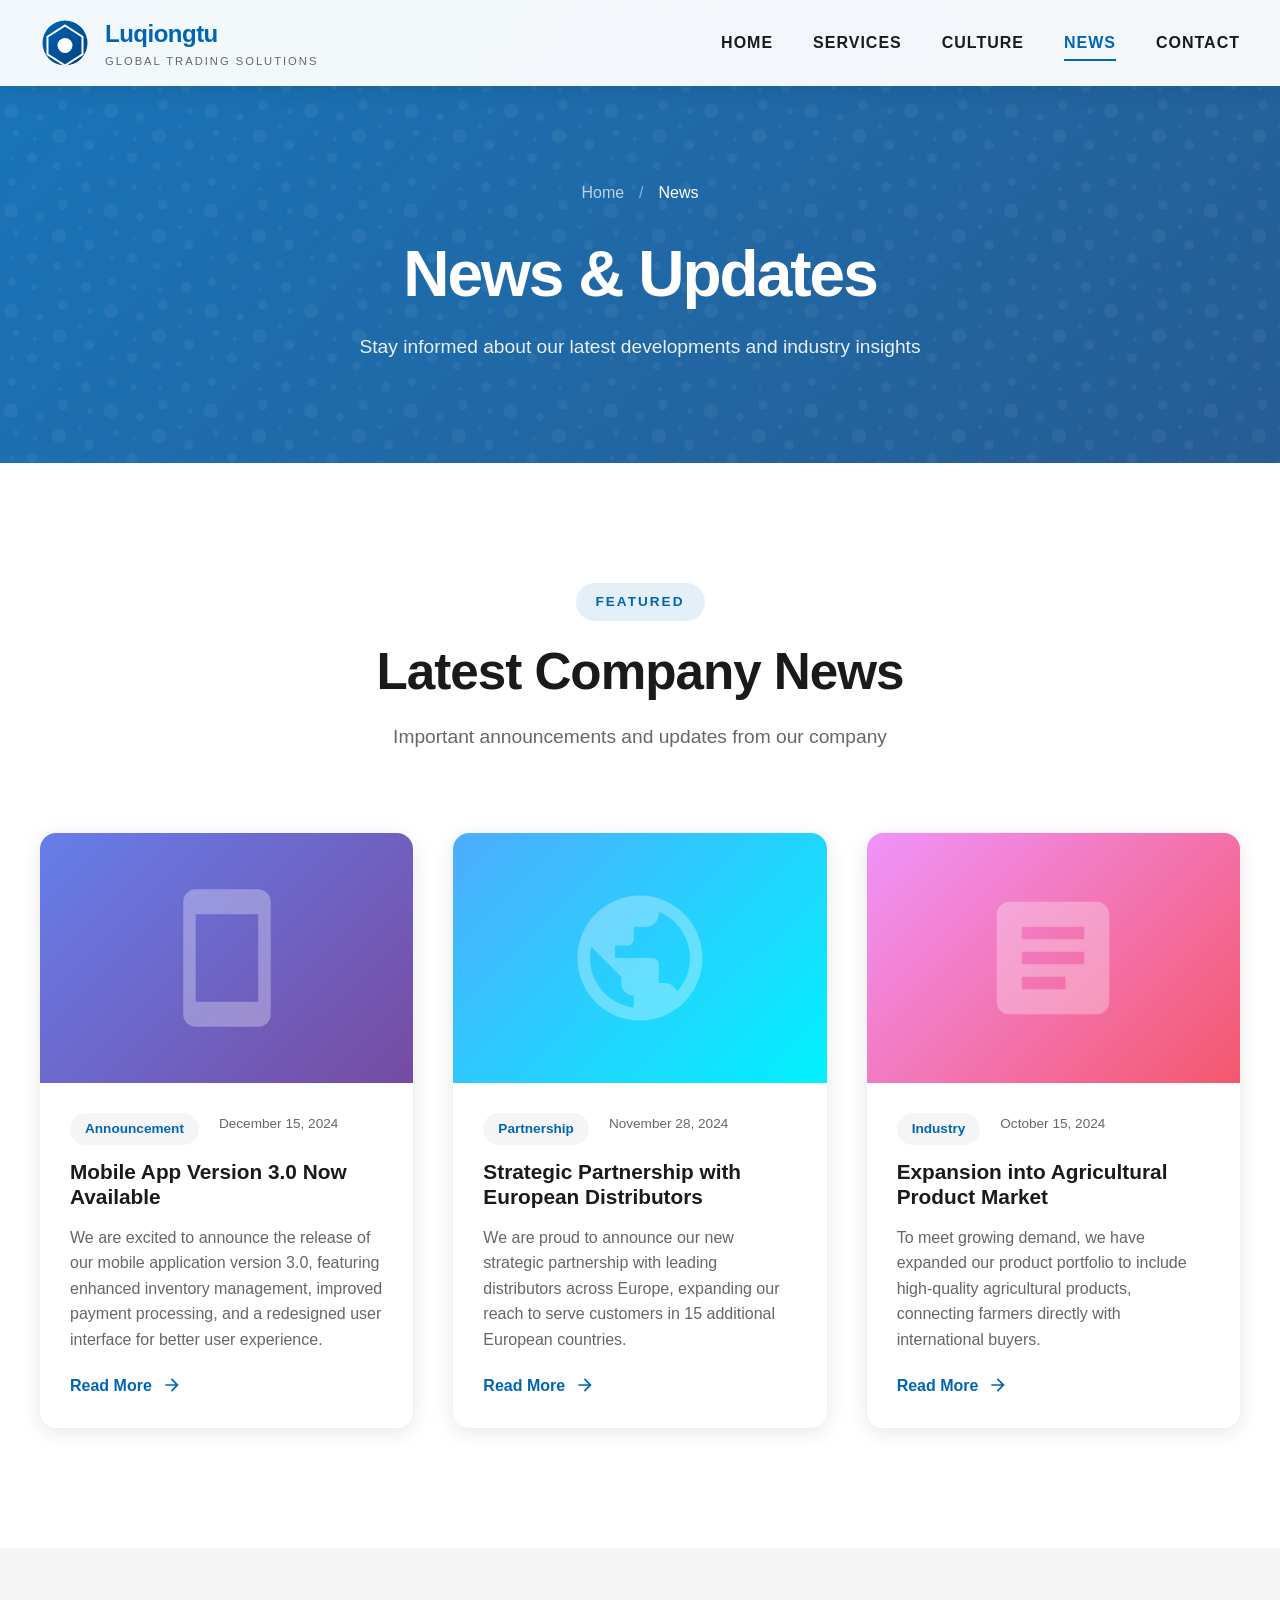
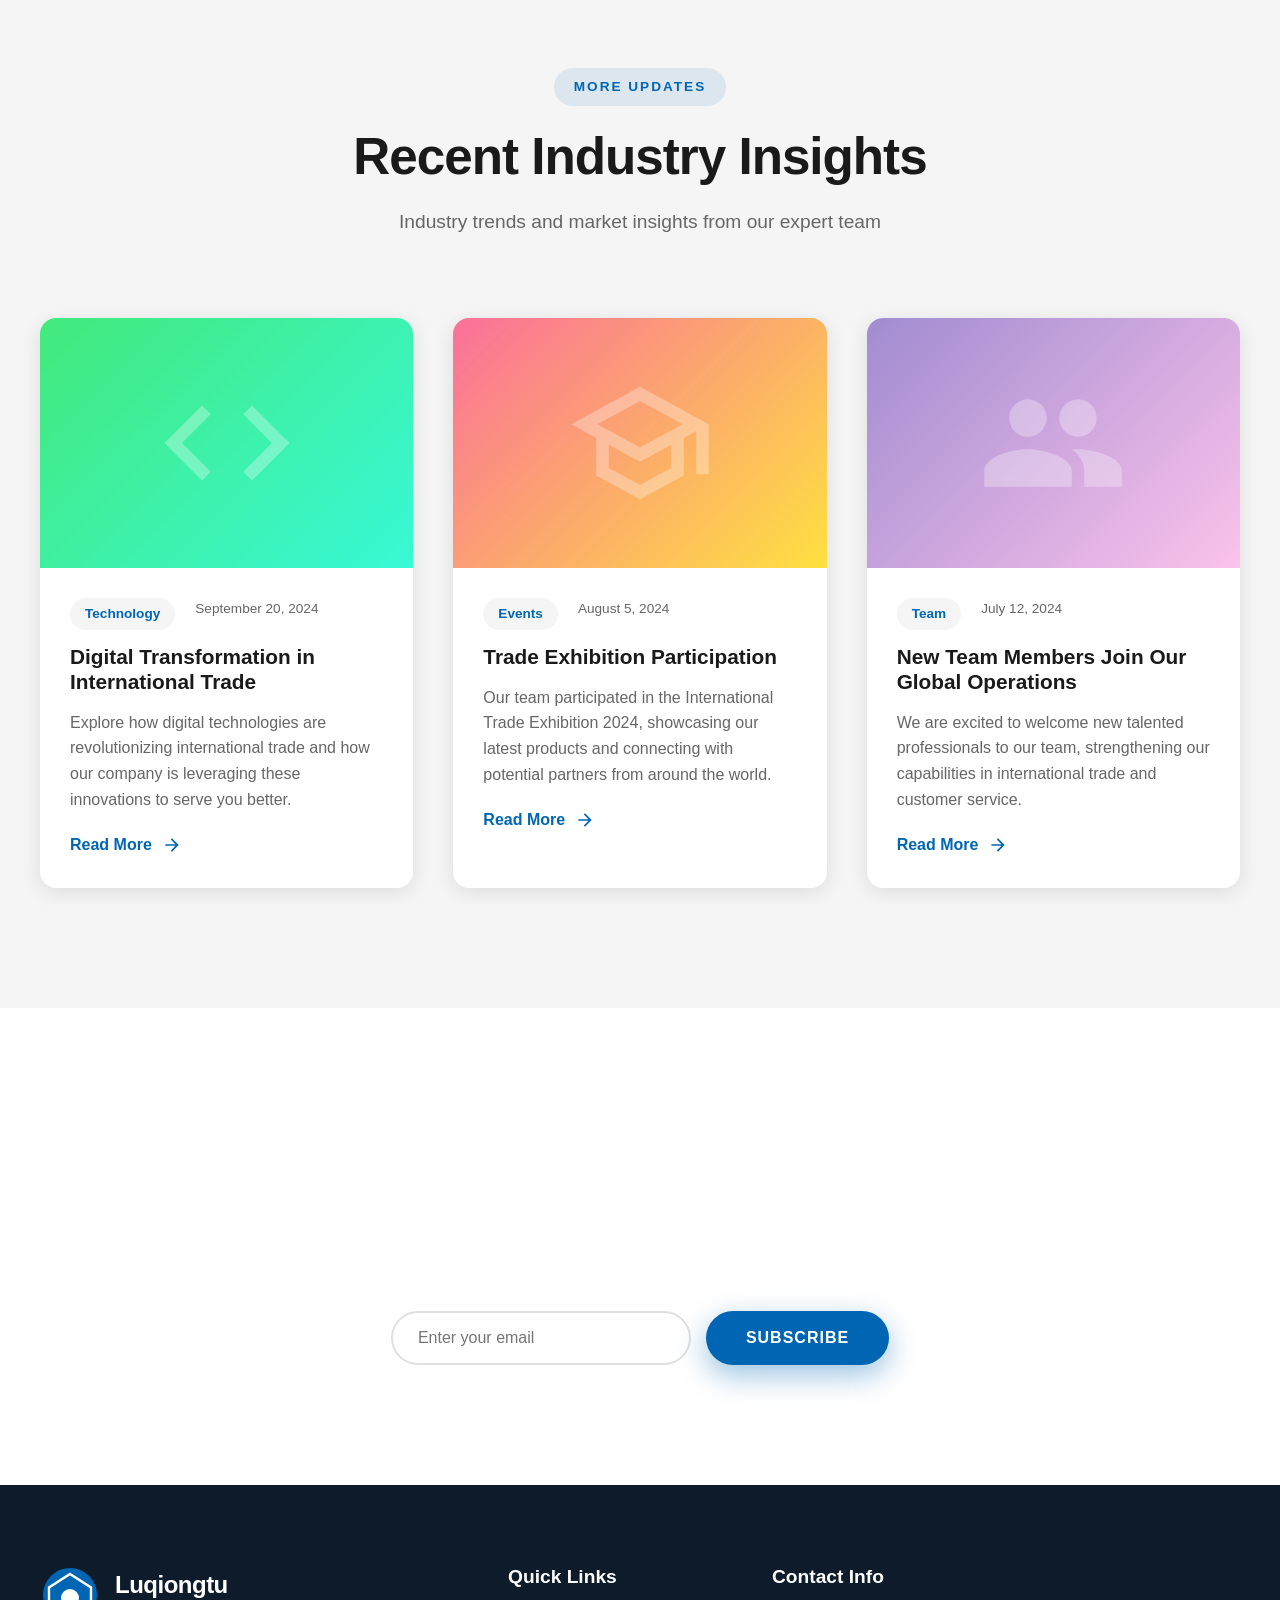
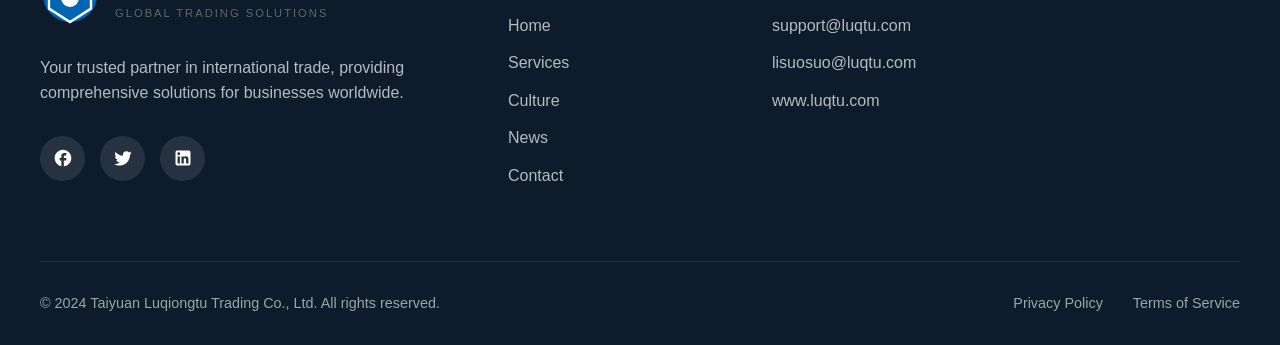
<file: news.html>
<!DOCTYPE html>
<html lang="en">
<head>
    <meta charset="UTF-8">
    <meta name="viewport" content="width=device-width, initial-scale=1.0">
    <meta http-equiv="X-UA-Compatible" content="IE=edge">
    <title>News & Updates | Taiyuan Luqiongtu Trading Co., Ltd.</title>
    <meta name="description" content="Stay updated with the latest news, industry insights, and company announcements from Taiyuan Luqiongtu Trading Co., Ltd.">
    <meta name="robots" content="index, follow">
    <link rel="canonical" href="https://luqtu.com/news.html">
    <link rel="icon" type="image/svg+xml" href="images/logo.svg">
    <link rel="stylesheet" href="css/main.css">
    <link rel="stylesheet" href="css/animations.css">
</head>
<body>
    <!-- Header -->
    <header class="header">
        <div class="header-inner">
            <a href="index.html" class="logo">
                <svg viewBox="0 0 100 100" width="50" height="50">
                    <defs><linearGradient id="lg" x1="0%" y1="0%" x2="100%" y2="100%"><stop offset="0%" style="stop-color:#0066b3"/><stop offset="100%" style="stop-color:#004080"/></linearGradient></defs>
                    <circle cx="50" cy="50" r="45" fill="url(#lg)"/>
                    <polygon points="50,15 85,37.5 85,72.5 50,95 15,72.5 15,37.5" fill="none" stroke="#fff" stroke-width="4"/>
                    <circle cx="50" cy="55" r="15" fill="#fff"/>
                </svg>
                <div><div class="logo-text">Luqiongtu</div><div class="logo-tagline">Global Trading Solutions</div></div>
            </a>
            <nav class="nav-menu">
                <div class="nav-item"><a href="index.html" class="nav-link">Home</a></div>
                <div class="nav-item"><a href="services.html" class="nav-link">Services</a></div>
                <div class="nav-item"><a href="culture.html" class="nav-link">Culture</a></div>
                <div class="nav-item"><a href="news.html" class="nav-link active">News</a></div>
                <div class="nav-item"><a href="contact.html" class="nav-link">Contact</a></div>
            </nav>
            <div class="mobile-toggle"><span></span><span></span><span></span></div>
        </div>
    </header>

    <!-- Page Header -->
    <section class="page-header">
        <div class="container">
            <div class="breadcrumb"><a href="index.html">Home</a><span>/</span><span class="current">News</span></div>
            <h1>News & Updates</h1>
            <p>Stay informed about our latest developments and industry insights</p>
        </div>
    </section>

    <!-- Featured News -->
    <section class="section">
        <div class="container">
            <div class="section-header scroll-animate">
                <span class="section-badge">Featured</span>
                <h2>Latest Company News</h2>
                <p class="section-description">Important announcements and updates from our company</p>
            </div>

            <div class="news-grid">
                <article class="news-card scroll-animate hover-lift">
                    <div class="news-image" style="background: linear-gradient(135deg, #667eea 0%, #764ba2 100%);">
                        <svg viewBox="0 0 24 24" fill="currentColor"><path d="M17 1.01L7 1c-1.1 0-2 .9-2 2v18c0 1.1.9 2 2 2h10c1.1 0 2-.9 2-2V3c0-1.1-.9-1.99-2-1.99zM17 19H7V5h10v14z"/></svg>
                    </div>
                    <div class="news-content">
                        <div class="news-meta">
                            <span class="news-category">Announcement</span>
                            <span>December 15, 2024</span>
                        </div>
                        <h3>Mobile App Version 3.0 Now Available</h3>
                        <p>We are excited to announce the release of our mobile application version 3.0, featuring enhanced inventory management, improved payment processing, and a redesigned user interface for better user experience.</p>
                        <a href="#" class="news-link">
                            Read More
                            <svg viewBox="0 0 24 24" fill="currentColor"><path d="M12 4l-1.41 1.41L16.17 11H4v2h12.17l-5.58 5.59L12 20l8-8z"/></svg>
                        </a>
                    </div>
                </article>

                <article class="news-card scroll-animate delay-100 hover-lift">
                    <div class="news-image" style="background: linear-gradient(135deg, #4facfe 0%, #00f2fe 100%);">
                        <svg viewBox="0 0 24 24" fill="currentColor"><path d="M12 2C6.48 2 2 6.48 2 12s4.48 10 10 10 10-4.48 10-10S17.52 2 12 2zm-1 17.93c-3.95-.49-7-3.85-7-7.93 0-.62.08-1.21.21-1.79L9 15v1c0 1.1.9 2 2 2v1.93zm6.9-2.54c-.26-.81-1-1.39-1.9-1.39h-1v-3c0-.55-.45-1-1-1H8v-2h2c.55 0 1-.45 1-1V7h2c1.1 0 2-.9 2-2v-.41c2.93 1.19 5 4.06 5 7.41 0 2.08-.8 3.97-2.1 5.39z"/></svg>
                    </div>
                    <div class="news-content">
                        <div class="news-meta">
                            <span class="news-category">Partnership</span>
                            <span>November 28, 2024</span>
                        </div>
                        <h3>Strategic Partnership with European Distributors</h3>
                        <p>We are proud to announce our new strategic partnership with leading distributors across Europe, expanding our reach to serve customers in 15 additional European countries.</p>
                        <a href="#" class="news-link">
                            Read More
                            <svg viewBox="0 0 24 24" fill="currentColor"><path d="M12 4l-1.41 1.41L16.17 11H4v2h12.17l-5.58 5.59L12 20l8-8z"/></svg>
                        </a>
                    </div>
                </article>

                <article class="news-card scroll-animate delay-200 hover-lift">
                    <div class="news-image" style="background: linear-gradient(135deg, #f093fb 0%, #f5576c 100%);">
                        <svg viewBox="0 0 24 24" fill="currentColor"><path d="M19 3H5c-1.1 0-2 .9-2 2v14c0 1.1.9 2 2 2h14c1.1 0 2-.9 2-2V5c0-1.1-.9-2-2-2zm-5 14H7v-2h7v2zm3-4H7v-2h10v2zm0-4H7V7h10v2z"/></svg>
                    </div>
                    <div class="news-content">
                        <div class="news-meta">
                            <span class="news-category">Industry</span>
                            <span>October 15, 2024</span>
                        </div>
                        <h3>Expansion into Agricultural Product Market</h3>
                        <p>To meet growing demand, we have expanded our product portfolio to include high-quality agricultural products, connecting farmers directly with international buyers.</p>
                        <a href="#" class="news-link">
                            Read More
                            <svg viewBox="0 0 24 24" fill="currentColor"><path d="M12 4l-1.41 1.41L16.17 11H4v2h12.17l-5.58 5.59L12 20l8-8z"/></svg>
                        </a>
                    </div>
                </article>
            </div>
        </div>
    </section>

    <!-- More News -->
    <section class="section section-light">
        <div class="container">
            <div class="section-header scroll-animate">
                <span class="section-badge">More Updates</span>
                <h2>Recent Industry Insights</h2>
                <p class="section-description">Industry trends and market insights from our expert team</p>
            </div>

            <div class="news-grid">
                <article class="news-card scroll-animate hover-lift">
                    <div class="news-image" style="background: linear-gradient(135deg, #43e97b 0%, #38f9d7 100%);">
                        <svg viewBox="0 0 24 24" fill="currentColor"><path d="M9.4 16.6L4.8 12l4.6-4.6L8 6l-6 6 6 6 1.4-1.4zm5.2 0l4.6-4.6-4.6-4.6L16 6l6 6-6 6-1.4-1.4z"/></svg>
                    </div>
                    <div class="news-content">
                        <div class="news-meta">
                            <span class="news-category">Technology</span>
                            <span>September 20, 2024</span>
                        </div>
                        <h3>Digital Transformation in International Trade</h3>
                        <p>Explore how digital technologies are revolutionizing international trade and how our company is leveraging these innovations to serve you better.</p>
                        <a href="#" class="news-link">
                            Read More
                            <svg viewBox="0 0 24 24" fill="currentColor"><path d="M12 4l-1.41 1.41L16.17 11H4v2h12.17l-5.58 5.59L12 20l8-8z"/></svg>
                        </a>
                    </div>
                </article>

                <article class="news-card scroll-animate delay-100 hover-lift">
                    <div class="news-image" style="background: linear-gradient(135deg, #fa709a 0%, #fee140 100%);">
                        <svg viewBox="0 0 24 24" fill="currentColor"><path d="M12 3L1 9l4 2.18v6L12 21l7-3.82v-6l2-1.09V17h2V9L12 3zm6.82 6L12 12.72 5.18 9 12 5.28 18.82 9zM17 15.99l-5 2.73-5-2.73v-3.72L12 15l5-2.73v3.72z"/></svg>
                    </div>
                    <div class="news-content">
                        <div class="news-meta">
                            <span class="news-category">Events</span>
                            <span>August 5, 2024</span>
                        </div>
                        <h3>Trade Exhibition Participation</h3>
                        <p>Our team participated in the International Trade Exhibition 2024, showcasing our latest products and connecting with potential partners from around the world.</p>
                        <a href="#" class="news-link">
                            Read More
                            <svg viewBox="0 0 24 24" fill="currentColor"><path d="M12 4l-1.41 1.41L16.17 11H4v2h12.17l-5.58 5.59L12 20l8-8z"/></svg>
                        </a>
                    </div>
                </article>

                <article class="news-card scroll-animate delay-200 hover-lift">
                    <div class="news-image" style="background: linear-gradient(135deg, #a18cd1 0%, #fbc2eb 100%);">
                        <svg viewBox="0 0 24 24" fill="currentColor"><path d="M16 11c1.66 0 2.99-1.34 2.99-3S17.66 5 16 5c-1.66 0-3 1.34-3 3s1.34 3 3 3zm-8 0c1.66 0 2.99-1.34 2.99-3S9.66 5 8 5C6.34 5 5 6.34 5 8s1.34 3 3 3zm0 2c-2.33 0-7 1.17-7 3.5V19h14v-2.5c0-2.33-4.67-3.5-7-3.5zm8 0c-.29 0-.62.02-.97.05 1.16.84 1.97 1.97 1.97 3.45V19h6v-2.5c0-2.33-4.67-3.5-7-3.5z"/></svg>
                    </div>
                    <div class="news-content">
                        <div class="news-meta">
                            <span class="news-category">Team</span>
                            <span>July 12, 2024</span>
                        </div>
                        <h3>New Team Members Join Our Global Operations</h3>
                        <p>We are excited to welcome new talented professionals to our team, strengthening our capabilities in international trade and customer service.</p>
                        <a href="#" class="news-link">
                            Read More
                            <svg viewBox="0 0 24 24" fill="currentColor"><path d="M12 4l-1.41 1.41L16.17 11H4v2h12.17l-5.58 5.59L12 20l8-8z"/></svg>
                        </a>
                    </div>
                </article>
            </div>
        </div>
    </section>

    <!-- Newsletter Section -->
    <section class="section">
        <div class="container">
            <div class="cta-content scroll-animate" style="text-align: center; max-width: 700px; margin: 0 auto;">
                <h2>Subscribe to Our Newsletter</h2>
                <p>Stay updated with our latest news, industry insights, and company announcements. Subscribe to our newsletter today.</p>
                <form class="newsletter-form" style="display: flex; gap: 15px; justify-content: center; margin-top: 30px; flex-wrap: wrap;">
                    <input type="email" placeholder="Enter your email" style="padding: 15px 25px; border: 2px solid #e0e0e0; border-radius: 50px; font-size: 1rem; width: 300px; outline: none;" required>
                    <button type="submit" class="btn btn-primary" style="white-space: nowrap;">Subscribe</button>
                </form>
            </div>
        </div>
    </section>

    <!-- Footer -->
    <footer class="footer">
        <div class="container">
            <div class="footer-main">
                <div class="footer-brand">
                    <a href="index.html" class="logo">
                        <svg viewBox="0 0 100 100" width="60" height="60"><circle cx="50" cy="50" r="45" fill="#0066b3"/><polygon points="50,15 85,37.5 85,72.5 50,95 15,72.5 15,37.5" fill="none" stroke="#fff" stroke-width="4"/><circle cx="50" cy="55" r="15" fill="#fff"/></svg>
                        <div><div class="logo-text">Luqiongtu</div><div class="logo-tagline">Global Trading Solutions</div></div>
                    </a>
                    <p>Your trusted partner in international trade, providing comprehensive solutions for businesses worldwide.</p>
                    <div class="social-links">
                        <a href="#" class="social-link"><svg viewBox="0 0 24 24" fill="currentColor"><path d="M22 12c0-5.52-4.48-10-10-10S2 6.48 2 12c0 4.84 3.44 8.87 8 9.8V15H8v-3h2V9.5C10 7.57 11.57 6 13.5 6H16v3h-2c-.55 0-1 .45-1 1v2h3v3h-3v6.95c5.05-.5 9-4.76 9-9.95z"/></svg></a>
                        <a href="#" class="social-link"><svg viewBox="0 0 24 24" fill="currentColor"><path d="M22.46 6c-.77.35-1.6.58-2.46.69.88-.53 1.56-1.37 1.88-2.38-.83.5-1.75.85-2.72 1.05C18.37 4.5 17.26 4 16 4c-2.35 0-4.27 1.92-4.27 4.29 0 .34.04.67.11.98C8.28 9.09 5.11 7.38 3 4.79c-.37.63-.58 1.37-.58 2.15 0 1.49.75 2.81 1.91 3.56-.71 0-1.37-.2-1.95-.5v.03c0 2.08 1.48 3.82 3.44 4.21a4.22 4.22 0 0 1-1.93.07 4.28 4.28 0 0 0 4 2.98 8.521 8.521 0 0 1-5.33 1.84c-.34 0-.68-.02-1.02-.06C3.44 20.29 5.7 21 8.12 21 16 21 20.33 14.46 20.33 8.79c0-.19 0-.37-.01-.56.84-.6 1.56-1.36 2.14-2.23z"/></svg></a>
                        <a href="#" class="social-link"><svg viewBox="0 0 24 24" fill="currentColor"><path d="M19 3a2 2 0 0 1 2 2v14a2 2 0 0 1-2 2H5a2 2 0 0 1-2-2V5a2 2 0 0 1 2-2h14m-.5 15.5v-5.3a3.26 3.26 0 0 0-3.26-3.26c-.85 0-1.84.52-2.32 1.3v-1.11h-2.79v8.37h2.79v-4.93c0-.77.62-1.4 1.39-1.4a1.4 1.4 0 0 1 1.4 1.4v4.93h2.79M6.88 8.56a1.68 1.68 0 0 0 1.68-1.68c0-.93-.75-1.69-1.68-1.69a1.69 1.69 0 0 0-1.69 1.69c0 .93.76 1.68 1.69 1.68m1.39 9.94v-8.37H5.5v8.37h2.77z"/></svg></a>
                    </div>
                </div>
                <div class="footer-column">
                    <h4>Quick Links</h4>
                    <ul>
                        <li><a href="index.html">Home</a></li>
                        <li><a href="services.html">Services</a></li>
                        <li><a href="culture.html">Culture</a></li>
                        <li><a href="news.html">News</a></li>
                        <li><a href="contact.html">Contact</a></li>
                    </ul>
                </div>
                <div class="footer-column">
                    <h4>Contact Info</h4>
                    <ul>
                        <li><a href="mailto:support@luqtu.com">support@luqtu.com</a></li>
                        <li><a href="mailto:lisuosuo@luqtu.com">lisuosuo@luqtu.com</a></li>
                        <li><a href="https://luqtu.com">www.luqtu.com</a></li>
                    </ul>
                </div>
            </div>
            <div class="footer-bottom">
                <p>&copy; 2024 Taiyuan Luqiongtu Trading Co., Ltd. All rights reserved.</p>
                <div class="footer-links">
                    <a href="privacy-policy.html">Privacy Policy</a>
                    <a href="terms-of-service.html">Terms of Service</a>
                </div>
            </div>
        </div>
    </footer>

    <script src="js/main.js"></script>
</body>
</html>
</file>
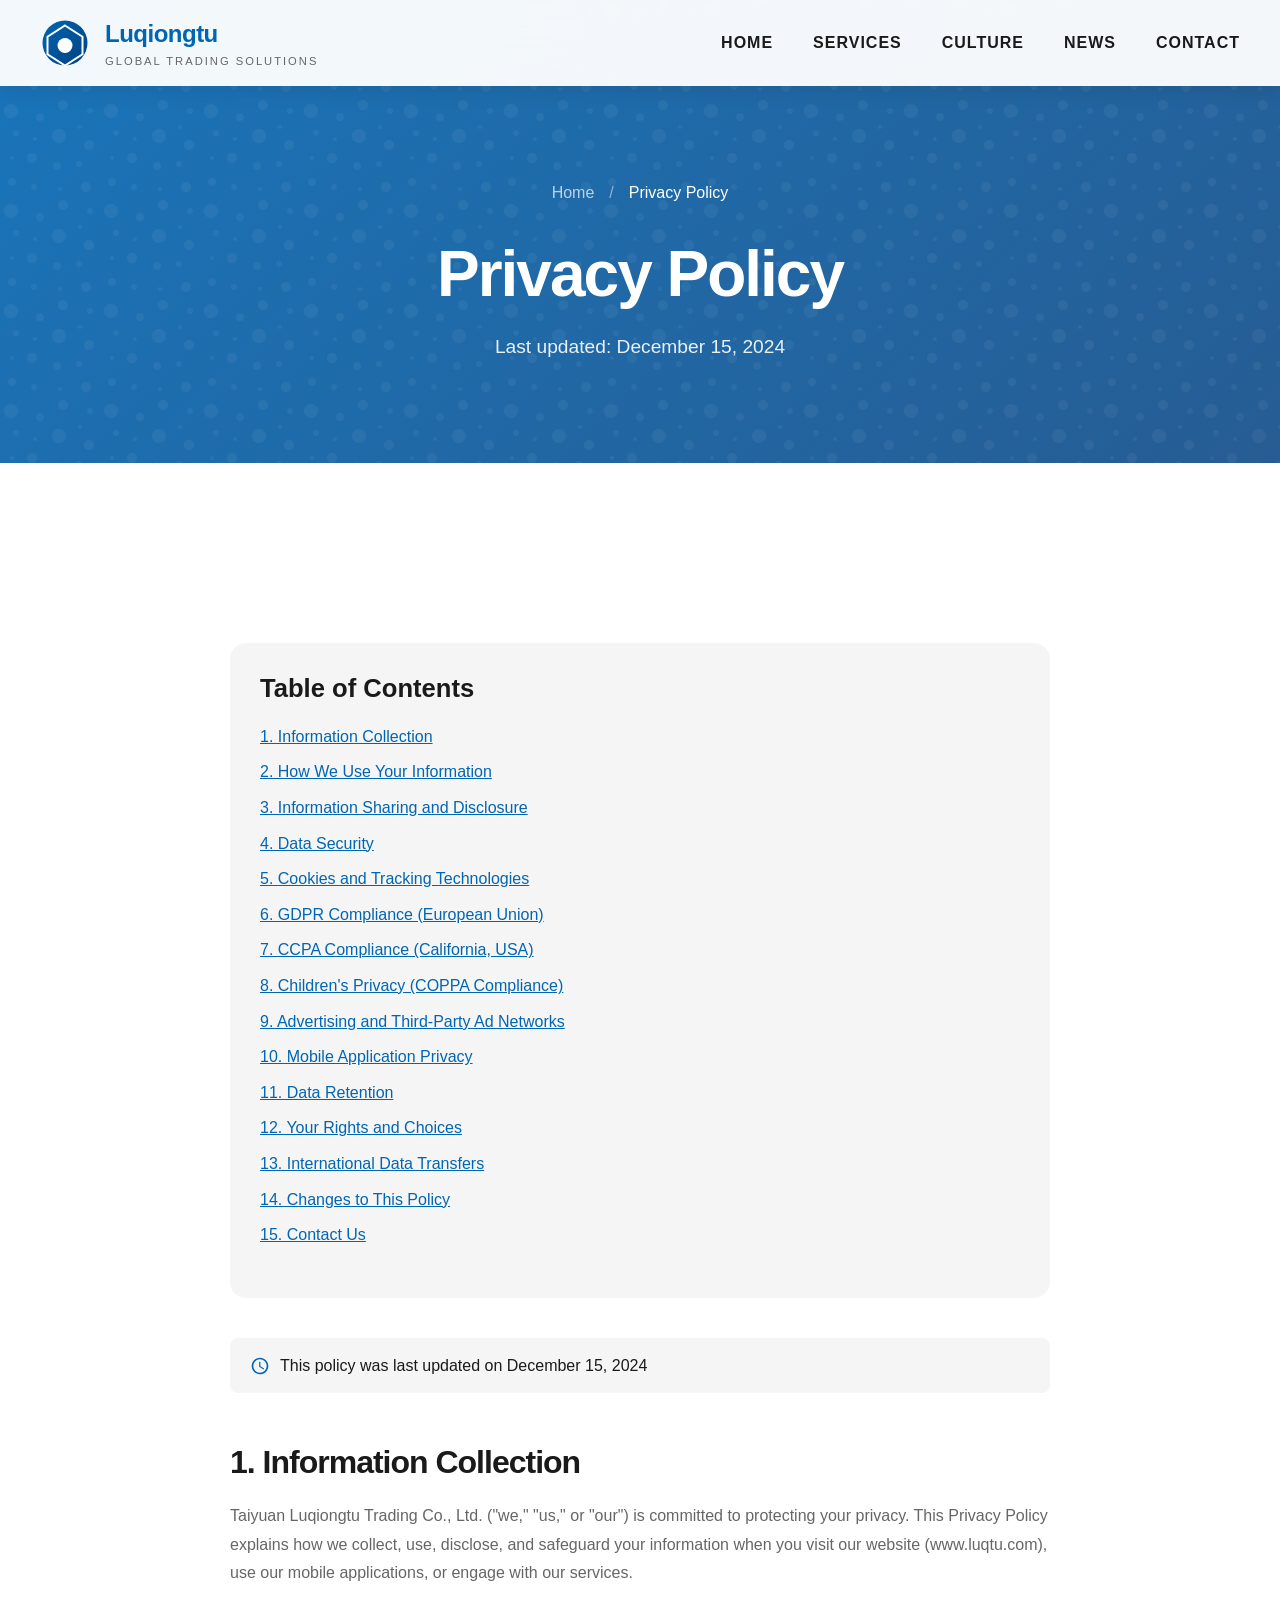
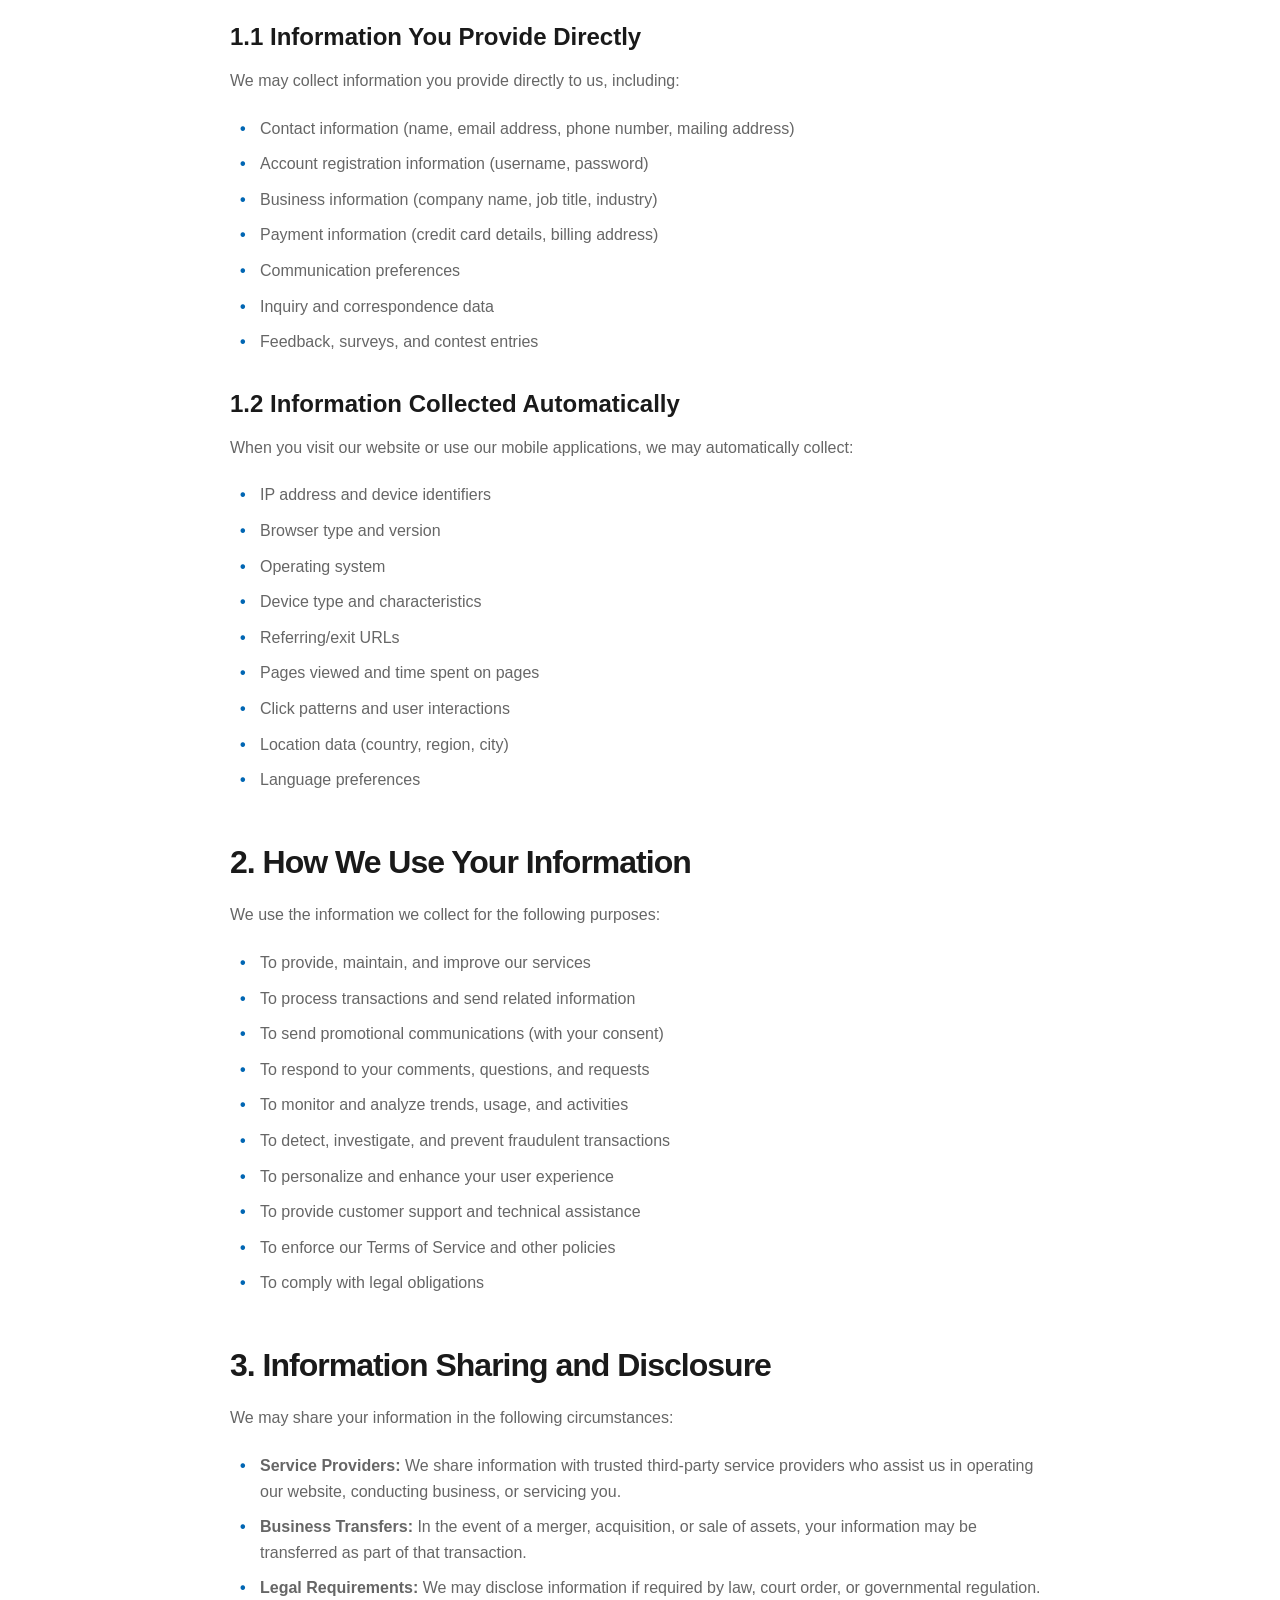
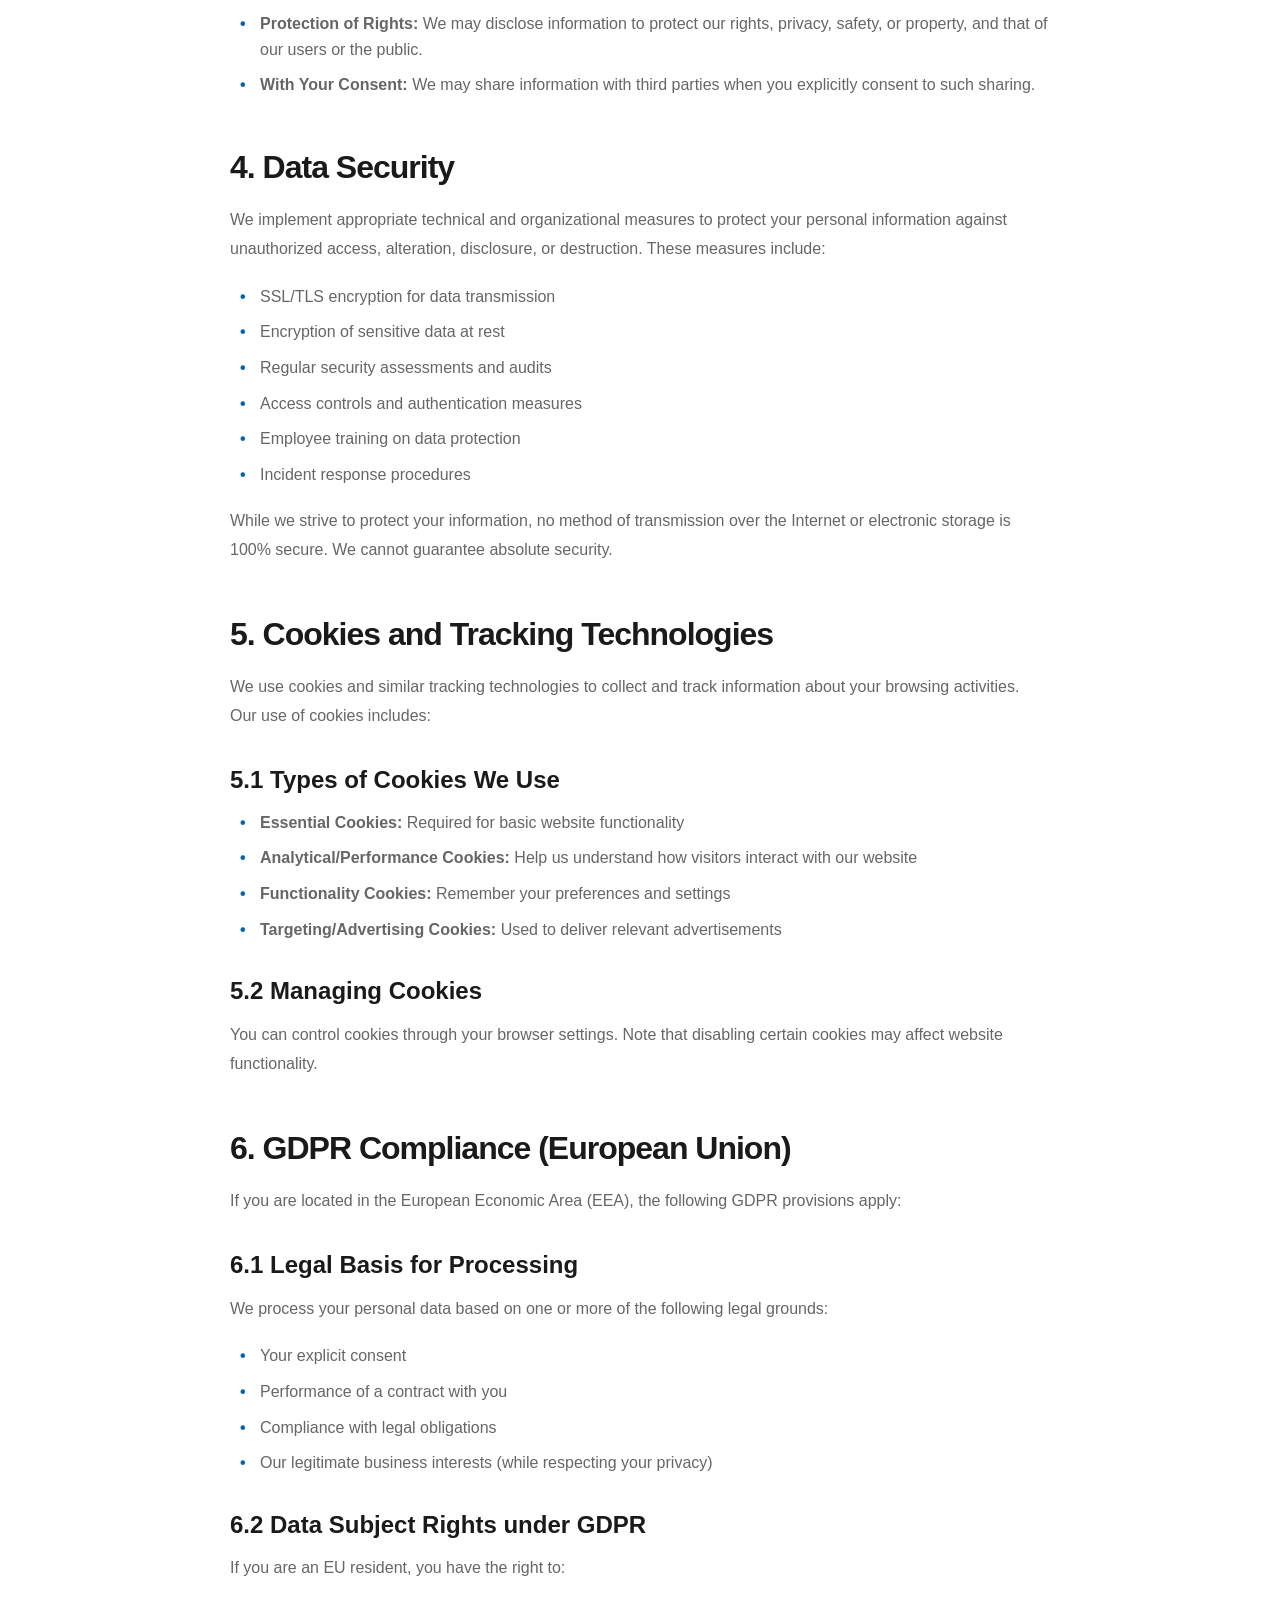
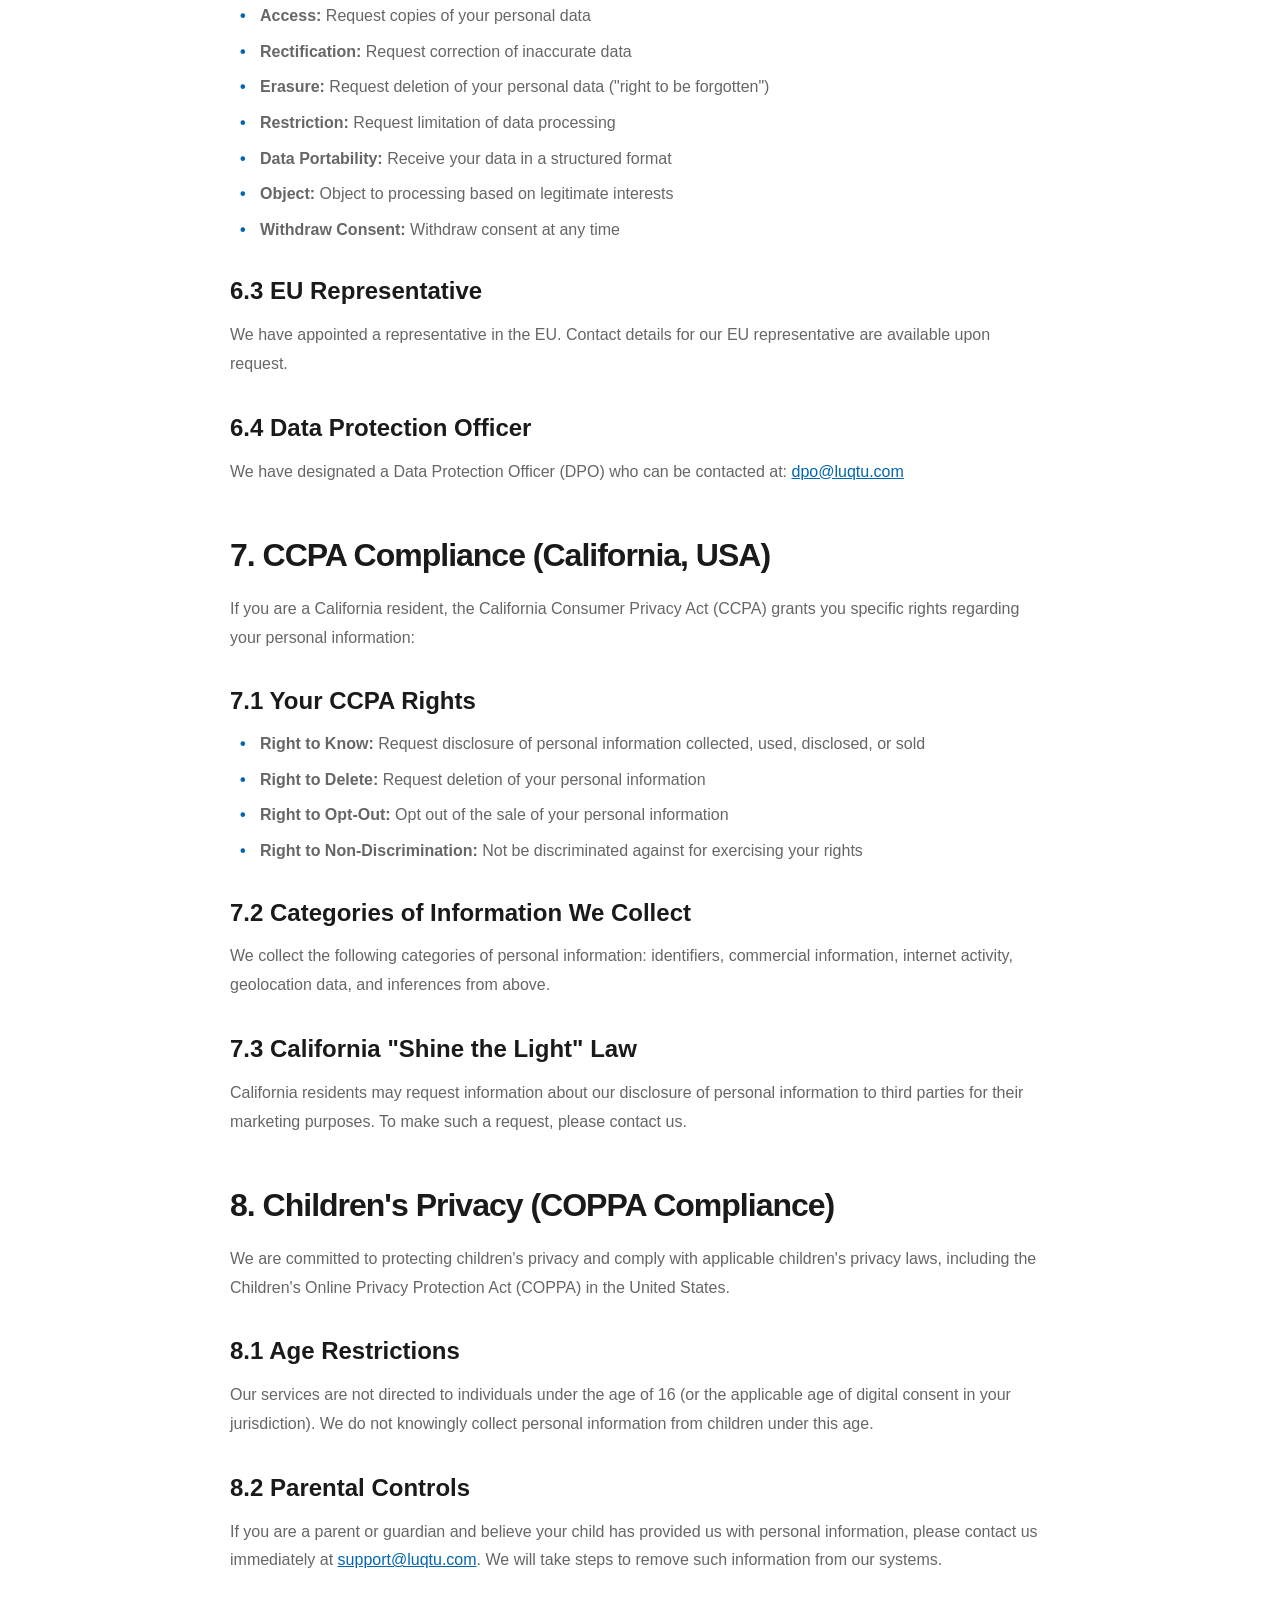
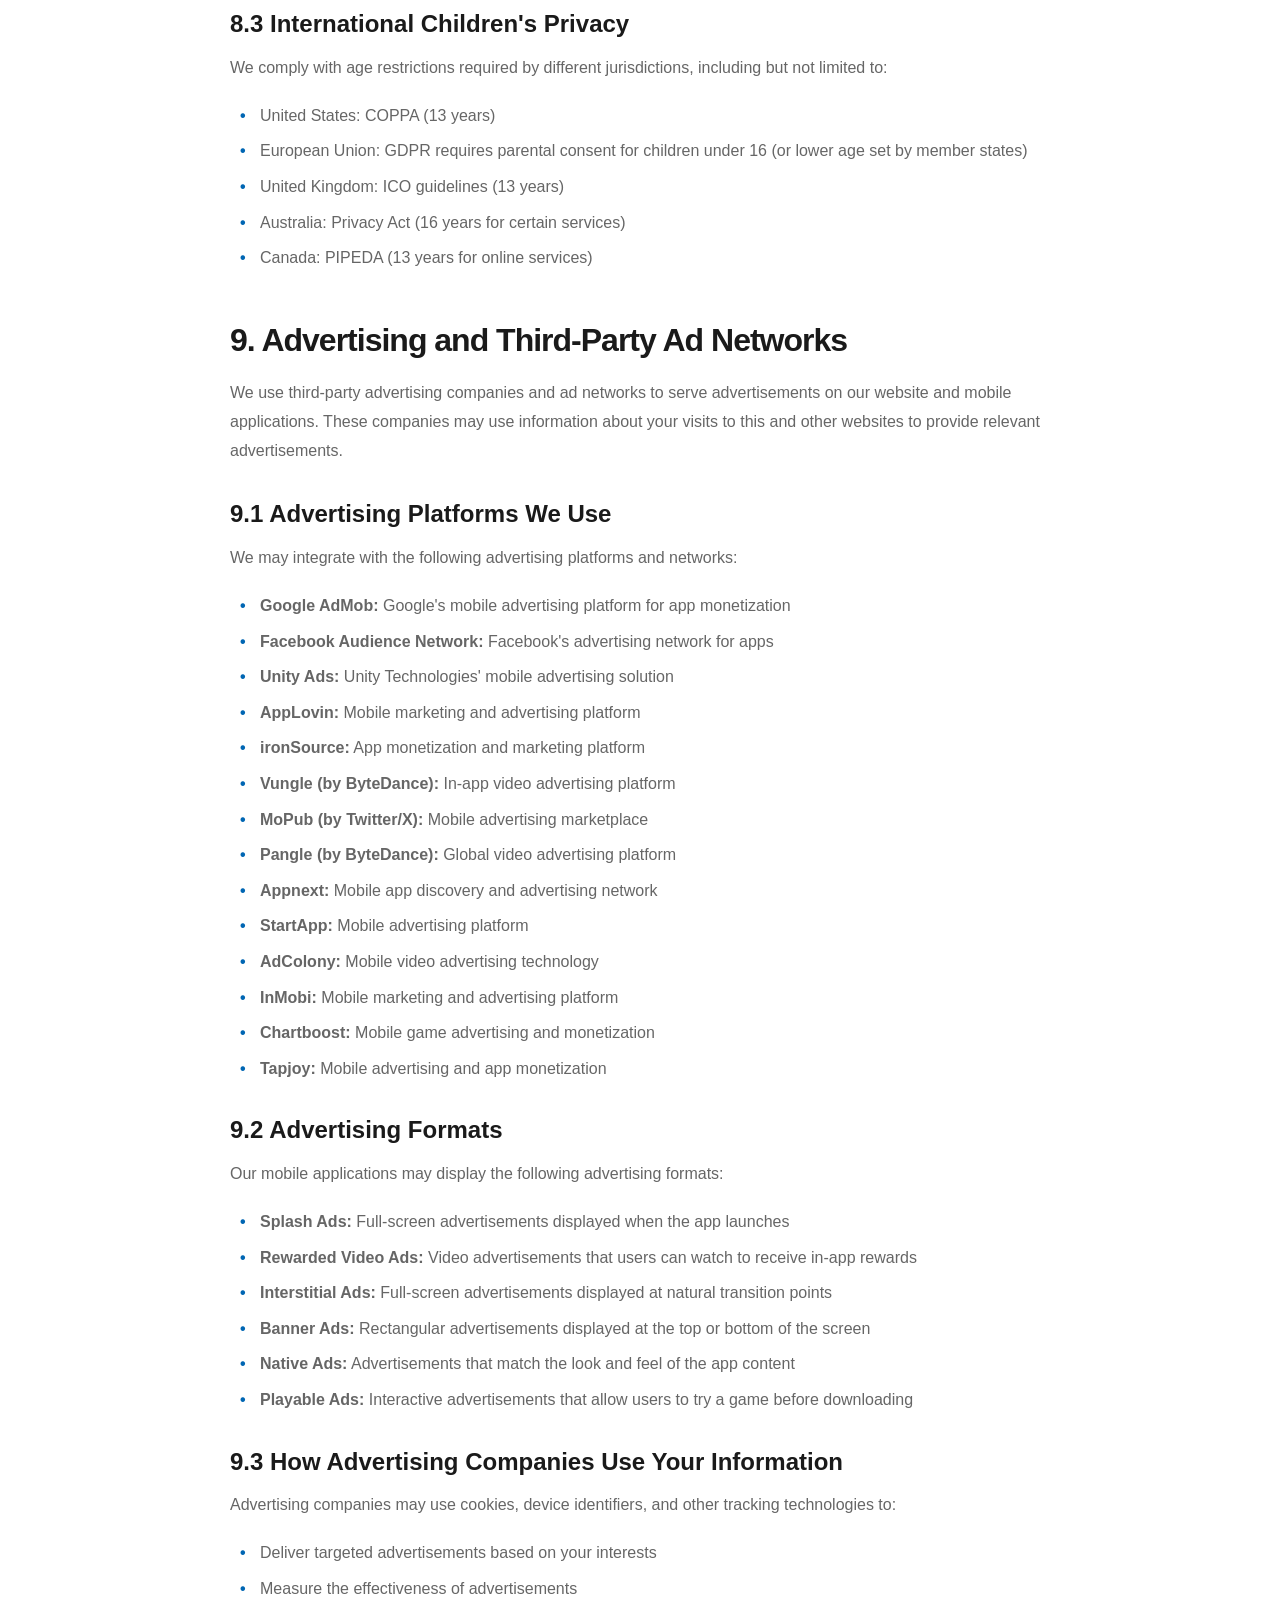
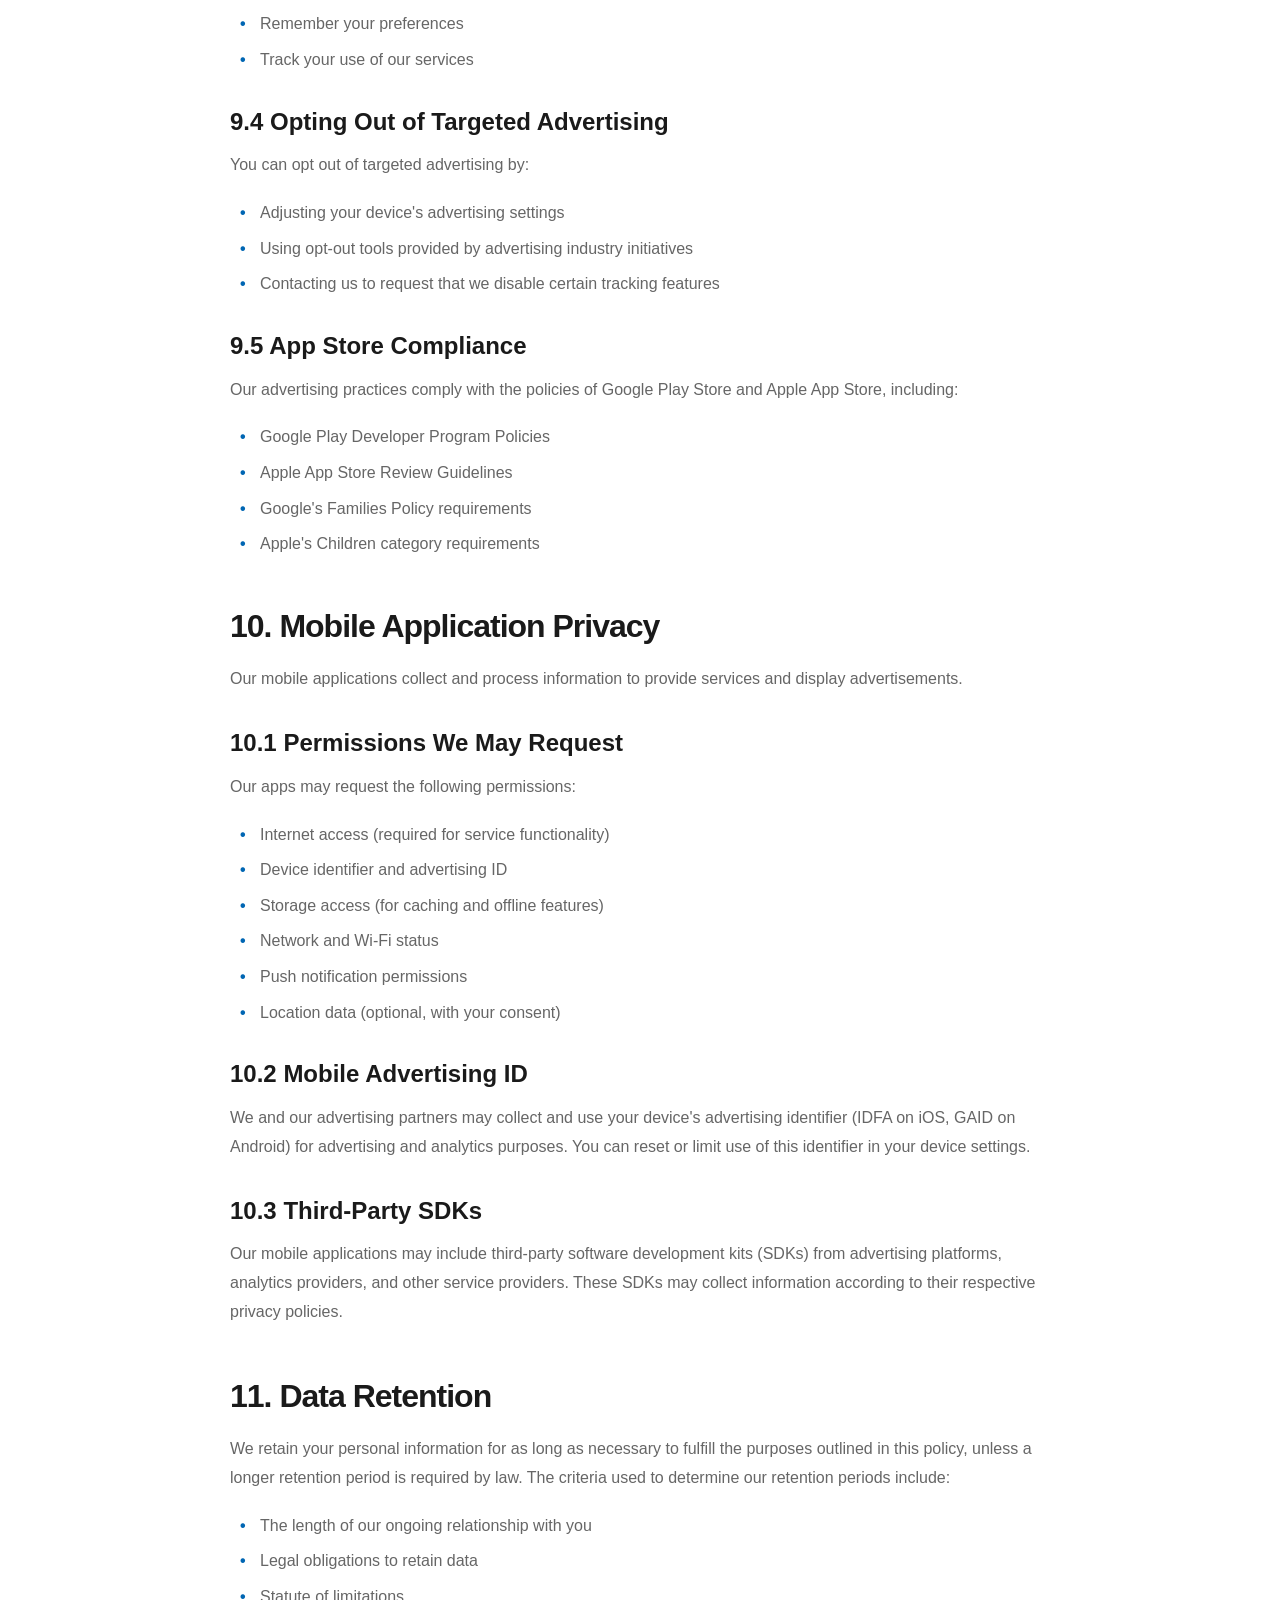
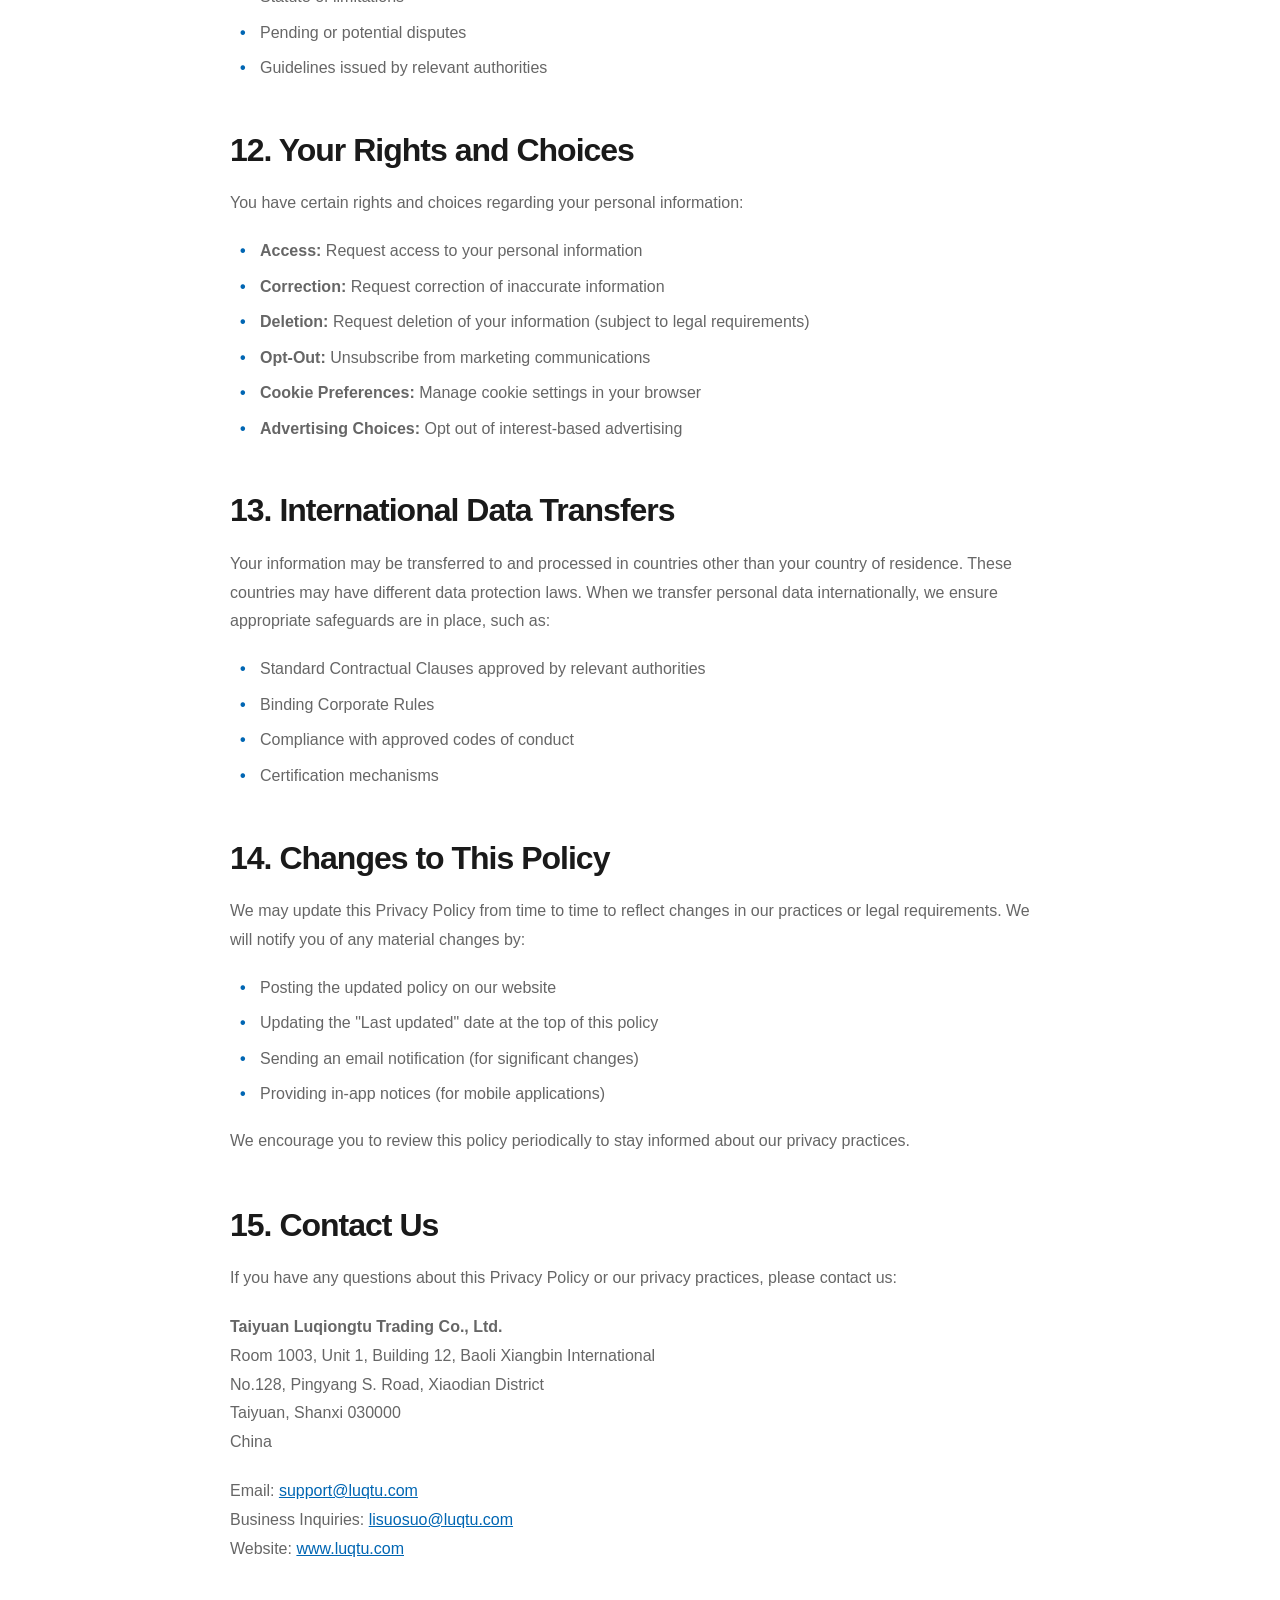
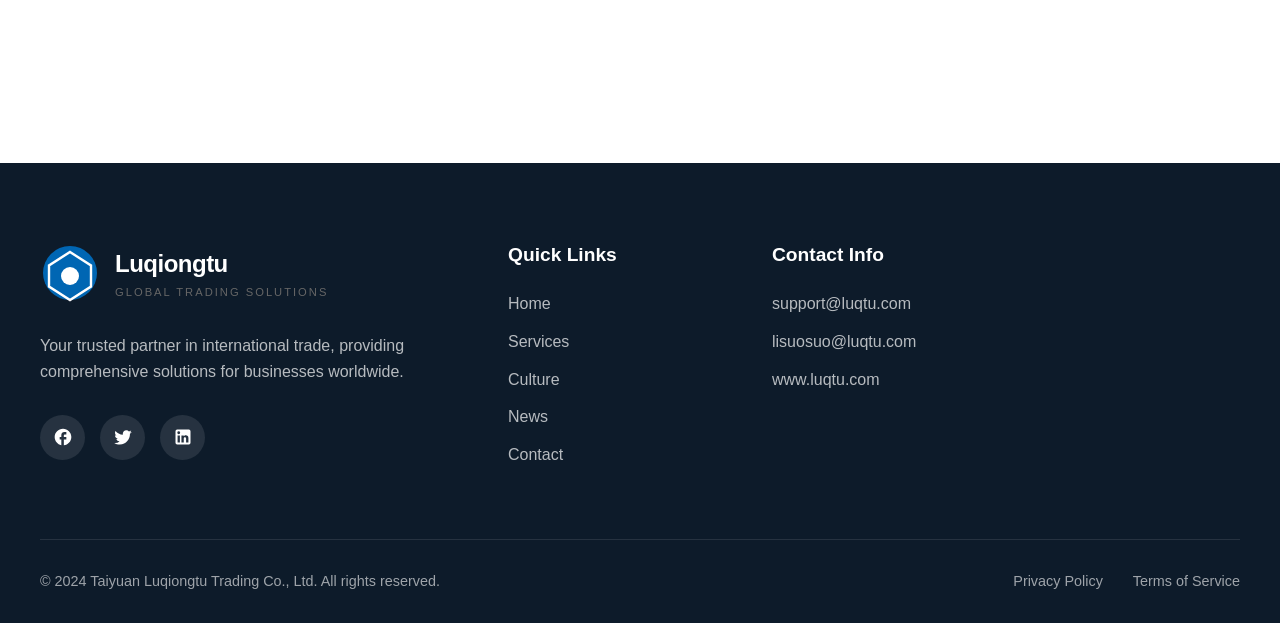
<file: privacy-policy.html>
<!DOCTYPE html>
<html lang="en">
<head>
    <meta charset="UTF-8">
    <meta name="viewport" content="width=device-width, initial-scale=1.0">
    <meta http-equiv="X-UA-Compatible" content="IE=edge">
    <title>Privacy Policy | Taiyuan Luqiongtu Trading Co., Ltd.</title>
    <meta name="description" content="Privacy Policy for Taiyuan Luqiongtu Trading Co., Ltd. Learn how we collect, use, and protect your personal information, including compliance with GDPR, CCPA, and advertising platform policies.">
    <meta name="robots" content="noindex, follow">
    <link rel="canonical" href="https://luqtu.com/privacy-policy.html">
    <link rel="icon" type="image/svg+xml" href="images/logo.svg">
    <link rel="stylesheet" href="css/main.css">
    <link rel="stylesheet" href="css/animations.css">
</head>
<body>
    <!-- Header -->
    <header class="header">
        <div class="header-inner">
            <a href="index.html" class="logo">
                <svg viewBox="0 0 100 100" width="50" height="50">
                    <defs><linearGradient id="lg" x1="0%" y1="0%" x2="100%" y2="100%"><stop offset="0%" style="stop-color:#0066b3"/><stop offset="100%" style="stop-color:#004080"/></linearGradient></defs>
                    <circle cx="50" cy="50" r="45" fill="url(#lg)"/>
                    <polygon points="50,15 85,37.5 85,72.5 50,95 15,72.5 15,37.5" fill="none" stroke="#fff" stroke-width="4"/>
                    <circle cx="50" cy="55" r="15" fill="#fff"/>
                </svg>
                <div><div class="logo-text">Luqiongtu</div><div class="logo-tagline">Global Trading Solutions</div></div>
            </a>
            <nav class="nav-menu">
                <div class="nav-item"><a href="index.html" class="nav-link">Home</a></div>
                <div class="nav-item"><a href="services.html" class="nav-link">Services</a></div>
                <div class="nav-item"><a href="culture.html" class="nav-link">Culture</a></div>
                <div class="nav-item"><a href="news.html" class="nav-link">News</a></div>
                <div class="nav-item"><a href="contact.html" class="nav-link">Contact</a></div>
            </nav>
            <div class="mobile-toggle"><span></span><span></span><span></span></div>
        </div>
    </header>

    <!-- Page Header -->
    <section class="page-header">
        <div class="container">
            <div class="breadcrumb"><a href="index.html">Home</a><span>/</span><span class="current">Privacy Policy</span></div>
            <h1>Privacy Policy</h1>
            <p>Last updated: December 15, 2024</p>
        </div>
    </section>

    <!-- Content -->
    <section class="section">
        <div class="legal-content">
            <!-- Table of Contents -->
            <div class="legal-toc">
                <h4>Table of Contents</h4>
                <ul>
                    <li><a href="#information-collection">1. Information Collection</a></li>
                    <li><a href="#information-use">2. How We Use Your Information</a></li>
                    <li><a href="#information-sharing">3. Information Sharing and Disclosure</a></li>
                    <li><a href="#data-security">4. Data Security</a></li>
                    <li><a href="#cookies">5. Cookies and Tracking Technologies</a></li>
                    <li><a href="#gdpr">6. GDPR Compliance (European Union)</a></li>
                    <li><a href="#ccpa">7. CCPA Compliance (California, USA)</a></li>
                    <li><a href="#coppa">8. Children's Privacy (COPPA Compliance)</a></li>
                    <li><a href="#advertising">9. Advertising and Third-Party Ad Networks</a></li>
                    <li><a href="#mobile-apps">10. Mobile Application Privacy</a></li>
                    <li><a href="#data-retention">11. Data Retention</a></li>
                    <li><a href="#user-rights">12. Your Rights and Choices</a></li>
                    <li><a href="#international">13. International Data Transfers</a></li>
                    <li><a href="#changes">14. Changes to This Policy</a></li>
                    <li><a href="#contact">15. Contact Us</a></li>
                </ul>
            </div>

            <div class="legal-last-update">
                <svg viewBox="0 0 24 24" fill="currentColor"><path d="M11.99 2C6.47 2 2 6.48 2 12s4.47 10 9.99 10C17.52 22 22 17.52 22 12S17.52 2 11.99 2zM12 20c-4.42 0-8-3.58-8-8s3.58-8 8-8 8 3.58 8 8-3.58 8-8 8zm.5-13H11v6l5.25 3.15.75-1.23-4.5-2.67z"/></svg>
                <span>This policy was last updated on December 15, 2024</span>
            </div>

            <h2 id="information-collection">1. Information Collection</h2>
            <p>Taiyuan Luqiongtu Trading Co., Ltd. ("we," "us," or "our") is committed to protecting your privacy. This Privacy Policy explains how we collect, use, disclose, and safeguard your information when you visit our website (www.luqtu.com), use our mobile applications, or engage with our services.</p>
            
            <h3>1.1 Information You Provide Directly</h3>
            <p>We may collect information you provide directly to us, including:</p>
            <ul>
                <li>Contact information (name, email address, phone number, mailing address)</li>
                <li>Account registration information (username, password)</li>
                <li>Business information (company name, job title, industry)</li>
                <li>Payment information (credit card details, billing address)</li>
                <li>Communication preferences</li>
                <li>Inquiry and correspondence data</li>
                <li>Feedback, surveys, and contest entries</li>
            </ul>

            <h3>1.2 Information Collected Automatically</h3>
            <p>When you visit our website or use our mobile applications, we may automatically collect:</p>
            <ul>
                <li>IP address and device identifiers</li>
                <li>Browser type and version</li>
                <li>Operating system</li>
                <li>Device type and characteristics</li>
                <li>Referring/exit URLs</li>
                <li>Pages viewed and time spent on pages</li>
                <li>Click patterns and user interactions</li>
                <li>Location data (country, region, city)</li>
                <li>Language preferences</li>
            </ul>

            <h2 id="information-use">2. How We Use Your Information</h2>
            <p>We use the information we collect for the following purposes:</p>
            <ul>
                <li>To provide, maintain, and improve our services</li>
                <li>To process transactions and send related information</li>
                <li>To send promotional communications (with your consent)</li>
                <li>To respond to your comments, questions, and requests</li>
                <li>To monitor and analyze trends, usage, and activities</li>
                <li>To detect, investigate, and prevent fraudulent transactions</li>
                <li>To personalize and enhance your user experience</li>
                <li>To provide customer support and technical assistance</li>
                <li>To enforce our Terms of Service and other policies</li>
                <li>To comply with legal obligations</li>
            </ul>

            <h2 id="information-sharing">3. Information Sharing and Disclosure</h2>
            <p>We may share your information in the following circumstances:</p>
            <ul>
                <li><strong>Service Providers:</strong> We share information with trusted third-party service providers who assist us in operating our website, conducting business, or servicing you.</li>
                <li><strong>Business Transfers:</strong> In the event of a merger, acquisition, or sale of assets, your information may be transferred as part of that transaction.</li>
                <li><strong>Legal Requirements:</strong> We may disclose information if required by law, court order, or governmental regulation.</li>
                <li><strong>Protection of Rights:</strong> We may disclose information to protect our rights, privacy, safety, or property, and that of our users or the public.</li>
                <li><strong>With Your Consent:</strong> We may share information with third parties when you explicitly consent to such sharing.</li>
            </ul>

            <h2 id="data-security">4. Data Security</h2>
            <p>We implement appropriate technical and organizational measures to protect your personal information against unauthorized access, alteration, disclosure, or destruction. These measures include:</p>
            <ul>
                <li>SSL/TLS encryption for data transmission</li>
                <li>Encryption of sensitive data at rest</li>
                <li>Regular security assessments and audits</li>
                <li>Access controls and authentication measures</li>
                <li>Employee training on data protection</li>
                <li>Incident response procedures</li>
            </ul>
            <p>While we strive to protect your information, no method of transmission over the Internet or electronic storage is 100% secure. We cannot guarantee absolute security.</p>

            <h2 id="cookies">5. Cookies and Tracking Technologies</h2>
            <p>We use cookies and similar tracking technologies to collect and track information about your browsing activities. Our use of cookies includes:</p>
            
            <h3>5.1 Types of Cookies We Use</h3>
            <ul>
                <li><strong>Essential Cookies:</strong> Required for basic website functionality</li>
                <li><strong>Analytical/Performance Cookies:</strong> Help us understand how visitors interact with our website</li>
                <li><strong>Functionality Cookies:</strong> Remember your preferences and settings</li>
                <li><strong>Targeting/Advertising Cookies:</strong> Used to deliver relevant advertisements</li>
            </ul>

            <h3>5.2 Managing Cookies</h3>
            <p>You can control cookies through your browser settings. Note that disabling certain cookies may affect website functionality.</p>

            <h2 id="gdpr">6. GDPR Compliance (European Union)</h2>
            <p>If you are located in the European Economic Area (EEA), the following GDPR provisions apply:</p>
            
            <h3>6.1 Legal Basis for Processing</h3>
            <p>We process your personal data based on one or more of the following legal grounds:</p>
            <ul>
                <li>Your explicit consent</li>
                <li>Performance of a contract with you</li>
                <li>Compliance with legal obligations</li>
                <li>Our legitimate business interests (while respecting your privacy)</li>
            </ul>

            <h3>6.2 Data Subject Rights under GDPR</h3>
            <p>If you are an EU resident, you have the right to:</p>
            <ul>
                <li><strong>Access:</strong> Request copies of your personal data</li>
                <li><strong>Rectification:</strong> Request correction of inaccurate data</li>
                <li><strong>Erasure:</strong> Request deletion of your personal data ("right to be forgotten")</li>
                <li><strong>Restriction:</strong> Request limitation of data processing</li>
                <li><strong>Data Portability:</strong> Receive your data in a structured format</li>
                <li><strong>Object:</strong> Object to processing based on legitimate interests</li>
                <li><strong>Withdraw Consent:</strong> Withdraw consent at any time</li>
            </ul>

            <h3>6.3 EU Representative</h3>
            <p>We have appointed a representative in the EU. Contact details for our EU representative are available upon request.</p>

            <h3>6.4 Data Protection Officer</h3>
            <p>We have designated a Data Protection Officer (DPO) who can be contacted at: <a href="mailto:dpo@luqtu.com">dpo@luqtu.com</a></p>

            <h2 id="ccpa">7. CCPA Compliance (California, USA)</h2>
            <p>If you are a California resident, the California Consumer Privacy Act (CCPA) grants you specific rights regarding your personal information:</p>

            <h3>7.1 Your CCPA Rights</h3>
            <ul>
                <li><strong>Right to Know:</strong> Request disclosure of personal information collected, used, disclosed, or sold</li>
                <li><strong>Right to Delete:</strong> Request deletion of your personal information</li>
                <li><strong>Right to Opt-Out:</strong> Opt out of the sale of your personal information</li>
                <li><strong>Right to Non-Discrimination:</strong> Not be discriminated against for exercising your rights</li>
            </ul>

            <h3>7.2 Categories of Information We Collect</h3>
            <p>We collect the following categories of personal information: identifiers, commercial information, internet activity, geolocation data, and inferences from above.</p>

            <h3>7.3 California "Shine the Light" Law</h3>
            <p>California residents may request information about our disclosure of personal information to third parties for their marketing purposes. To make such a request, please contact us.</p>

            <h2 id="coppa">8. Children's Privacy (COPPA Compliance)</h2>
            <p>We are committed to protecting children's privacy and comply with applicable children's privacy laws, including the Children's Online Privacy Protection Act (COPPA) in the United States.</p>

            <h3>8.1 Age Restrictions</h3>
            <p>Our services are not directed to individuals under the age of 16 (or the applicable age of digital consent in your jurisdiction). We do not knowingly collect personal information from children under this age.</p>

            <h3>8.2 Parental Controls</h3>
            <p>If you are a parent or guardian and believe your child has provided us with personal information, please contact us immediately at <a href="mailto:support@luqtu.com">support@luqtu.com</a>. We will take steps to remove such information from our systems.</p>

            <h3>8.3 International Children's Privacy</h3>
            <p>We comply with age restrictions required by different jurisdictions, including but not limited to:</p>
            <ul>
                <li>United States: COPPA (13 years)</li>
                <li>European Union: GDPR requires parental consent for children under 16 (or lower age set by member states)</li>
                <li>United Kingdom: ICO guidelines (13 years)</li>
                <li>Australia: Privacy Act (16 years for certain services)</li>
                <li>Canada: PIPEDA (13 years for online services)</li>
            </ul>

            <h2 id="advertising">9. Advertising and Third-Party Ad Networks</h2>
            <p>We use third-party advertising companies and ad networks to serve advertisements on our website and mobile applications. These companies may use information about your visits to this and other websites to provide relevant advertisements.</p>

            <h3>9.1 Advertising Platforms We Use</h3>
            <p>We may integrate with the following advertising platforms and networks:</p>
            <ul>
                <li><strong>Google AdMob:</strong> Google's mobile advertising platform for app monetization</li>
                <li><strong>Facebook Audience Network:</strong> Facebook's advertising network for apps</li>
                <li><strong>Unity Ads:</strong> Unity Technologies' mobile advertising solution</li>
                <li><strong>AppLovin:</strong> Mobile marketing and advertising platform</li>
                <li><strong>ironSource:</strong> App monetization and marketing platform</li>
                <li><strong>Vungle (by ByteDance):</strong> In-app video advertising platform</li>
                <li><strong>MoPub (by Twitter/X):</strong> Mobile advertising marketplace</li>
                <li><strong>Pangle (by ByteDance):</strong> Global video advertising platform</li>
                <li><strong>Appnext:</strong> Mobile app discovery and advertising network</li>
                <li><strong>StartApp:</strong> Mobile advertising platform</li>
                <li><strong>AdColony:</strong> Mobile video advertising technology</li>
                <li><strong>InMobi:</strong> Mobile marketing and advertising platform</li>
                <li><strong>Chartboost:</strong> Mobile game advertising and monetization</li>
                <li><strong>Tapjoy:</strong> Mobile advertising and app monetization</li>
            </ul>

            <h3>9.2 Advertising Formats</h3>
            <p>Our mobile applications may display the following advertising formats:</p>
            <ul>
                <li><strong>Splash Ads:</strong> Full-screen advertisements displayed when the app launches</li>
                <li><strong>Rewarded Video Ads:</strong> Video advertisements that users can watch to receive in-app rewards</li>
                <li><strong>Interstitial Ads:</strong> Full-screen advertisements displayed at natural transition points</li>
                <li><strong>Banner Ads:</strong> Rectangular advertisements displayed at the top or bottom of the screen</li>
                <li><strong>Native Ads:</strong> Advertisements that match the look and feel of the app content</li>
                <li><strong>Playable Ads:</strong> Interactive advertisements that allow users to try a game before downloading</li>
            </ul>

            <h3>9.3 How Advertising Companies Use Your Information</h3>
            <p>Advertising companies may use cookies, device identifiers, and other tracking technologies to:</p>
            <ul>
                <li>Deliver targeted advertisements based on your interests</li>
                <li>Measure the effectiveness of advertisements</li>
                <li>Remember your preferences</li>
                <li>Track your use of our services</li>
            </ul>

            <h3>9.4 Opting Out of Targeted Advertising</h3>
            <p>You can opt out of targeted advertising by:</p>
            <ul>
                <li>Adjusting your device's advertising settings</li>
                <li>Using opt-out tools provided by advertising industry initiatives</li>
                <li>Contacting us to request that we disable certain tracking features</li>
            </ul>

            <h3>9.5 App Store Compliance</h3>
            <p>Our advertising practices comply with the policies of Google Play Store and Apple App Store, including:</p>
            <ul>
                <li>Google Play Developer Program Policies</li>
                <li>Apple App Store Review Guidelines</li>
                <li>Google's Families Policy requirements</li>
                <li>Apple's Children category requirements</li>
            </ul>

            <h2 id="mobile-apps">10. Mobile Application Privacy</h2>
            <p>Our mobile applications collect and process information to provide services and display advertisements.</p>

            <h3>10.1 Permissions We May Request</h3>
            <p>Our apps may request the following permissions:</p>
            <ul>
                <li>Internet access (required for service functionality)</li>
                <li>Device identifier and advertising ID</li>
                <li>Storage access (for caching and offline features)</li>
                <li>Network and Wi-Fi status</li>
                <li>Push notification permissions</li>
                <li>Location data (optional, with your consent)</li>
            </ul>

            <h3>10.2 Mobile Advertising ID</h3>
            <p>We and our advertising partners may collect and use your device's advertising identifier (IDFA on iOS, GAID on Android) for advertising and analytics purposes. You can reset or limit use of this identifier in your device settings.</p>

            <h3>10.3 Third-Party SDKs</h3>
            <p>Our mobile applications may include third-party software development kits (SDKs) from advertising platforms, analytics providers, and other service providers. These SDKs may collect information according to their respective privacy policies.</p>

            <h2 id="data-retention">11. Data Retention</h2>
            <p>We retain your personal information for as long as necessary to fulfill the purposes outlined in this policy, unless a longer retention period is required by law. The criteria used to determine our retention periods include:</p>
            <ul>
                <li>The length of our ongoing relationship with you</li>
                <li>Legal obligations to retain data</li>
                <li>Statute of limitations</li>
                <li>Pending or potential disputes</li>
                <li>Guidelines issued by relevant authorities</li>
            </ul>

            <h2 id="user-rights">12. Your Rights and Choices</h2>
            <p>You have certain rights and choices regarding your personal information:</p>
            <ul>
                <li><strong>Access:</strong> Request access to your personal information</li>
                <li><strong>Correction:</strong> Request correction of inaccurate information</li>
                <li><strong>Deletion:</strong> Request deletion of your information (subject to legal requirements)</li>
                <li><strong>Opt-Out:</strong> Unsubscribe from marketing communications</li>
                <li><strong>Cookie Preferences:</strong> Manage cookie settings in your browser</li>
                <li><strong>Advertising Choices:</strong> Opt out of interest-based advertising</li>
            </ul>

            <h2 id="international">13. International Data Transfers</h2>
            <p>Your information may be transferred to and processed in countries other than your country of residence. These countries may have different data protection laws. When we transfer personal data internationally, we ensure appropriate safeguards are in place, such as:</p>
            <ul>
                <li>Standard Contractual Clauses approved by relevant authorities</li>
                <li>Binding Corporate Rules</li>
                <li>Compliance with approved codes of conduct</li>
                <li>Certification mechanisms</li>
            </ul>

            <h2 id="changes">14. Changes to This Policy</h2>
            <p>We may update this Privacy Policy from time to time to reflect changes in our practices or legal requirements. We will notify you of any material changes by:</p>
            <ul>
                <li>Posting the updated policy on our website</li>
                <li>Updating the "Last updated" date at the top of this policy</li>
                <li>Sending an email notification (for significant changes)</li>
                <li>Providing in-app notices (for mobile applications)</li>
            </ul>
            <p>We encourage you to review this policy periodically to stay informed about our privacy practices.</p>

            <h2 id="contact">15. Contact Us</h2>
            <p>If you have any questions about this Privacy Policy or our privacy practices, please contact us:</p>
            
            <p><strong>Taiyuan Luqiongtu Trading Co., Ltd.</strong><br>
            Room 1003, Unit 1, Building 12, Baoli Xiangbin International<br>
            No.128, Pingyang S. Road, Xiaodian District<br>
            Taiyuan, Shanxi 030000<br>
            China</p>
            
            <p>Email: <a href="mailto:support@luqtu.com">support@luqtu.com</a><br>
            Business Inquiries: <a href="mailto:lisuosuo@luqtu.com">lisuosuo@luqtu.com</a><br>
            Website: <a href="https://luqtu.com">www.luqtu.com</a></p>
        </div>
    </section>

    <!-- Footer -->
    <footer class="footer">
        <div class="container">
            <div class="footer-main">
                <div class="footer-brand">
                    <a href="index.html" class="logo">
                        <svg viewBox="0 0 100 100" width="60" height="60"><circle cx="50" cy="50" r="45" fill="#0066b3"/><polygon points="50,15 85,37.5 85,72.5 50,95 15,72.5 15,37.5" fill="none" stroke="#fff" stroke-width="4"/><circle cx="50" cy="55" r="15" fill="#fff"/></svg>
                        <div><div class="logo-text">Luqiongtu</div><div class="logo-tagline">Global Trading Solutions</div></div>
                    </a>
                    <p>Your trusted partner in international trade, providing comprehensive solutions for businesses worldwide.</p>
                    <div class="social-links">
                        <a href="#" class="social-link"><svg viewBox="0 0 24 24" fill="currentColor"><path d="M22 12c0-5.52-4.48-10-10-10S2 6.48 2 12c0 4.84 3.44 8.87 8 9.8V15H8v-3h2V9.5C10 7.57 11.57 6 13.5 6H16v3h-2c-.55 0-1 .45-1 1v2h3v3h-3v6.95c5.05-.5 9-4.76 9-9.95z"/></svg></a>
                        <a href="#" class="social-link"><svg viewBox="0 0 24 24" fill="currentColor"><path d="M22.46 6c-.77.35-1.6.58-2.46.69.88-.53 1.56-1.37 1.88-2.38-.83.5-1.75.85-2.72 1.05C18.37 4.5 17.26 4 16 4c-2.35 0-4.27 1.92-4.27 4.29 0 .34.04.67.11.98C8.28 9.09 5.11 7.38 3 4.79c-.37.63-.58 1.37-.58 2.15 0 1.49.75 2.81 1.91 3.56-.71 0-1.37-.2-1.95-.5v.03c0 2.08 1.48 3.82 3.44 4.21a4.22 4.22 0 0 1-1.93.07 4.28 4.28 0 0 0 4 2.98 8.521 8.521 0 0 1-5.33 1.84c-.34 0-.68-.02-1.02-.06C3.44 20.29 5.7 21 8.12 21 16 21 20.33 14.46 20.33 8.79c0-.19 0-.37-.01-.56.84-.6 1.56-1.36 2.14-2.23z"/></svg></a>
                        <a href="#" class="social-link"><svg viewBox="0 0 24 24" fill="currentColor"><path d="M19 3a2 2 0 0 1 2 2v14a2 2 0 0 1-2 2H5a2 2 0 0 1-2-2V5a2 2 0 0 1 2-2h14m-.5 15.5v-5.3a3.26 3.26 0 0 0-3.26-3.26c-.85 0-1.84.52-2.32 1.3v-1.11h-2.79v8.37h2.79v-4.93c0-.77.62-1.4 1.39-1.4a1.4 1.4 0 0 1 1.4 1.4v4.93h2.79M6.88 8.56a1.68 1.68 0 0 0 1.68-1.68c0-.93-.75-1.69-1.68-1.69a1.69 1.69 0 0 0-1.69 1.69c0 .93.76 1.68 1.69 1.68m1.39 9.94v-8.37H5.5v8.37h2.77z"/></svg></a>
                    </div>
                </div>
                <div class="footer-column">
                    <h4>Quick Links</h4>
                    <ul>
                        <li><a href="index.html">Home</a></li>
                        <li><a href="services.html">Services</a></li>
                        <li><a href="culture.html">Culture</a></li>
                        <li><a href="news.html">News</a></li>
                        <li><a href="contact.html">Contact</a></li>
                    </ul>
                </div>
                <div class="footer-column">
                    <h4>Contact Info</h4>
                    <ul>
                        <li><a href="mailto:support@luqtu.com">support@luqtu.com</a></li>
                        <li><a href="mailto:lisuosuo@luqtu.com">lisuosuo@luqtu.com</a></li>
                        <li><a href="https://luqtu.com">www.luqtu.com</a></li>
                    </ul>
                </div>
            </div>
            <div class="footer-bottom">
                <p>&copy; 2024 Taiyuan Luqiongtu Trading Co., Ltd. All rights reserved.</p>
                <div class="footer-links">
                    <a href="privacy-policy.html">Privacy Policy</a>
                    <a href="terms-of-service.html">Terms of Service</a>
                </div>
            </div>
        </div>
    </footer>

    <script src="js/main.js"></script>
</body>
</html>
</file>
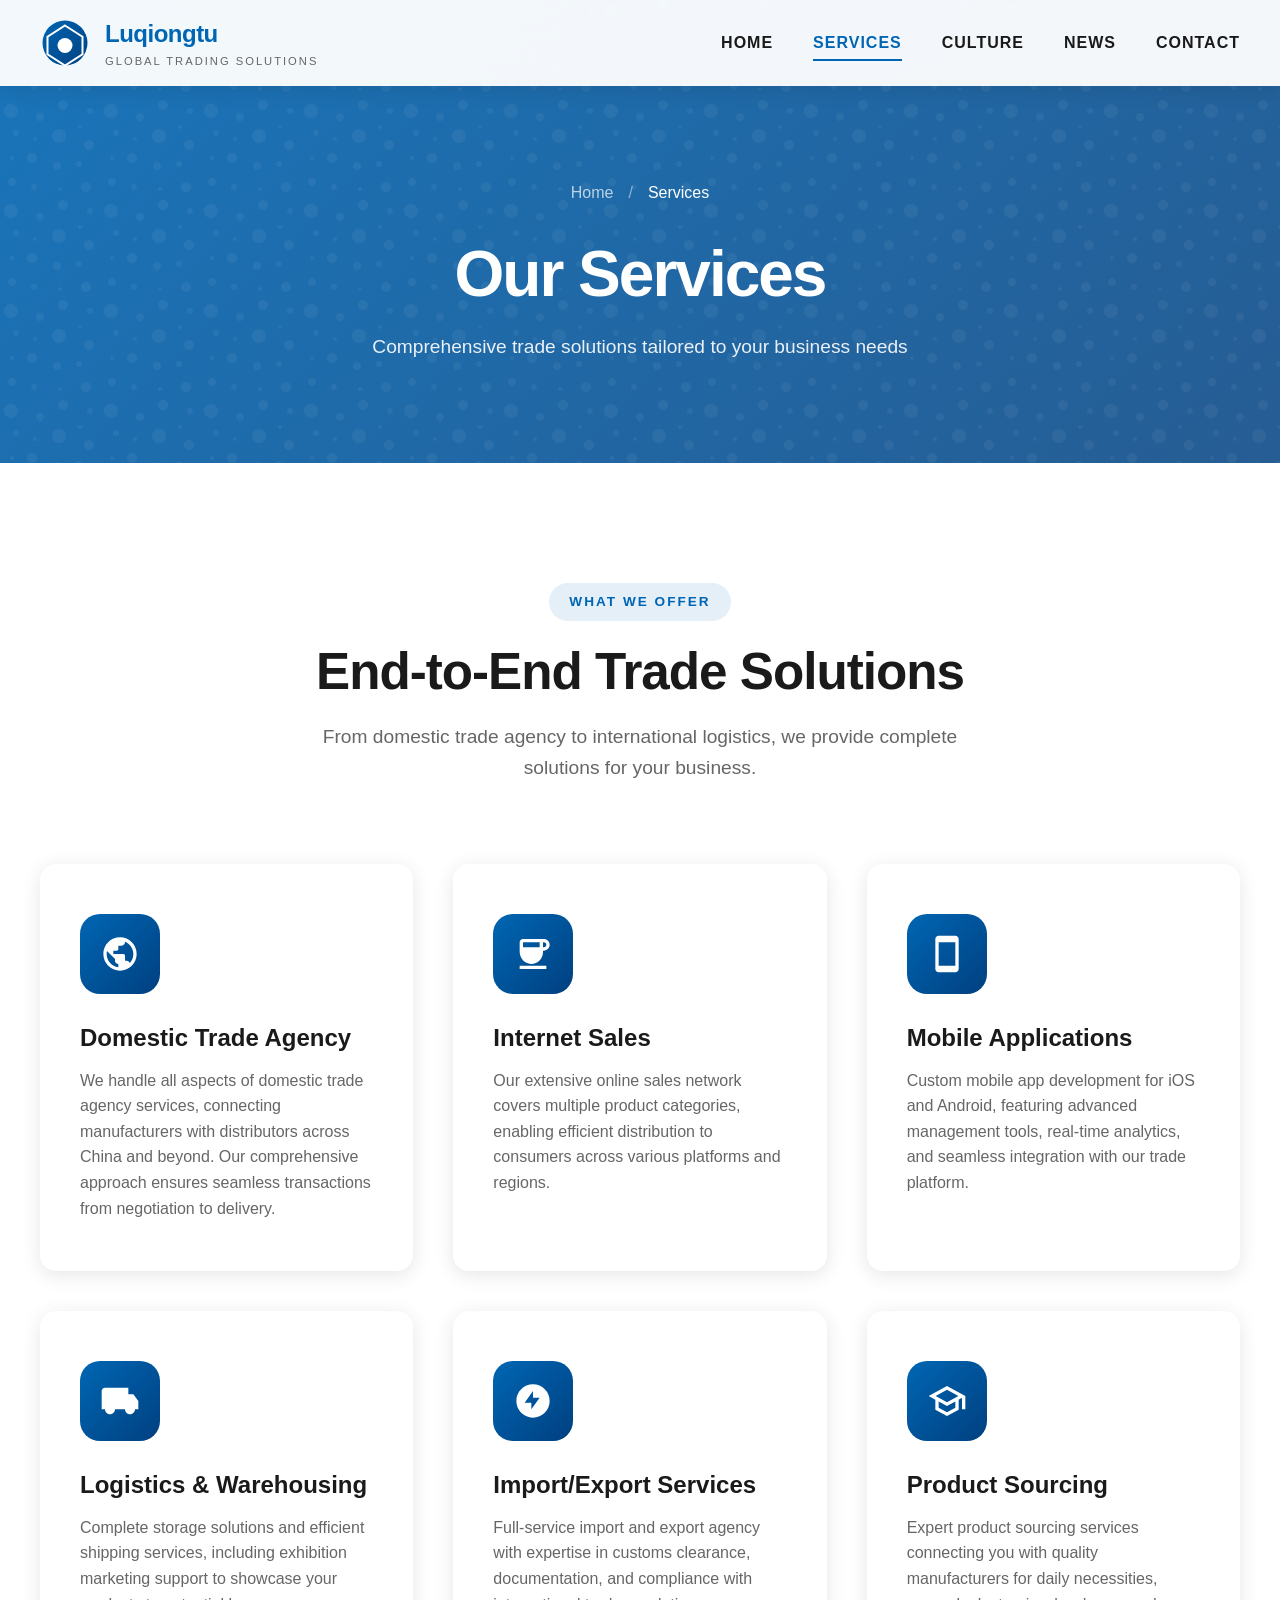
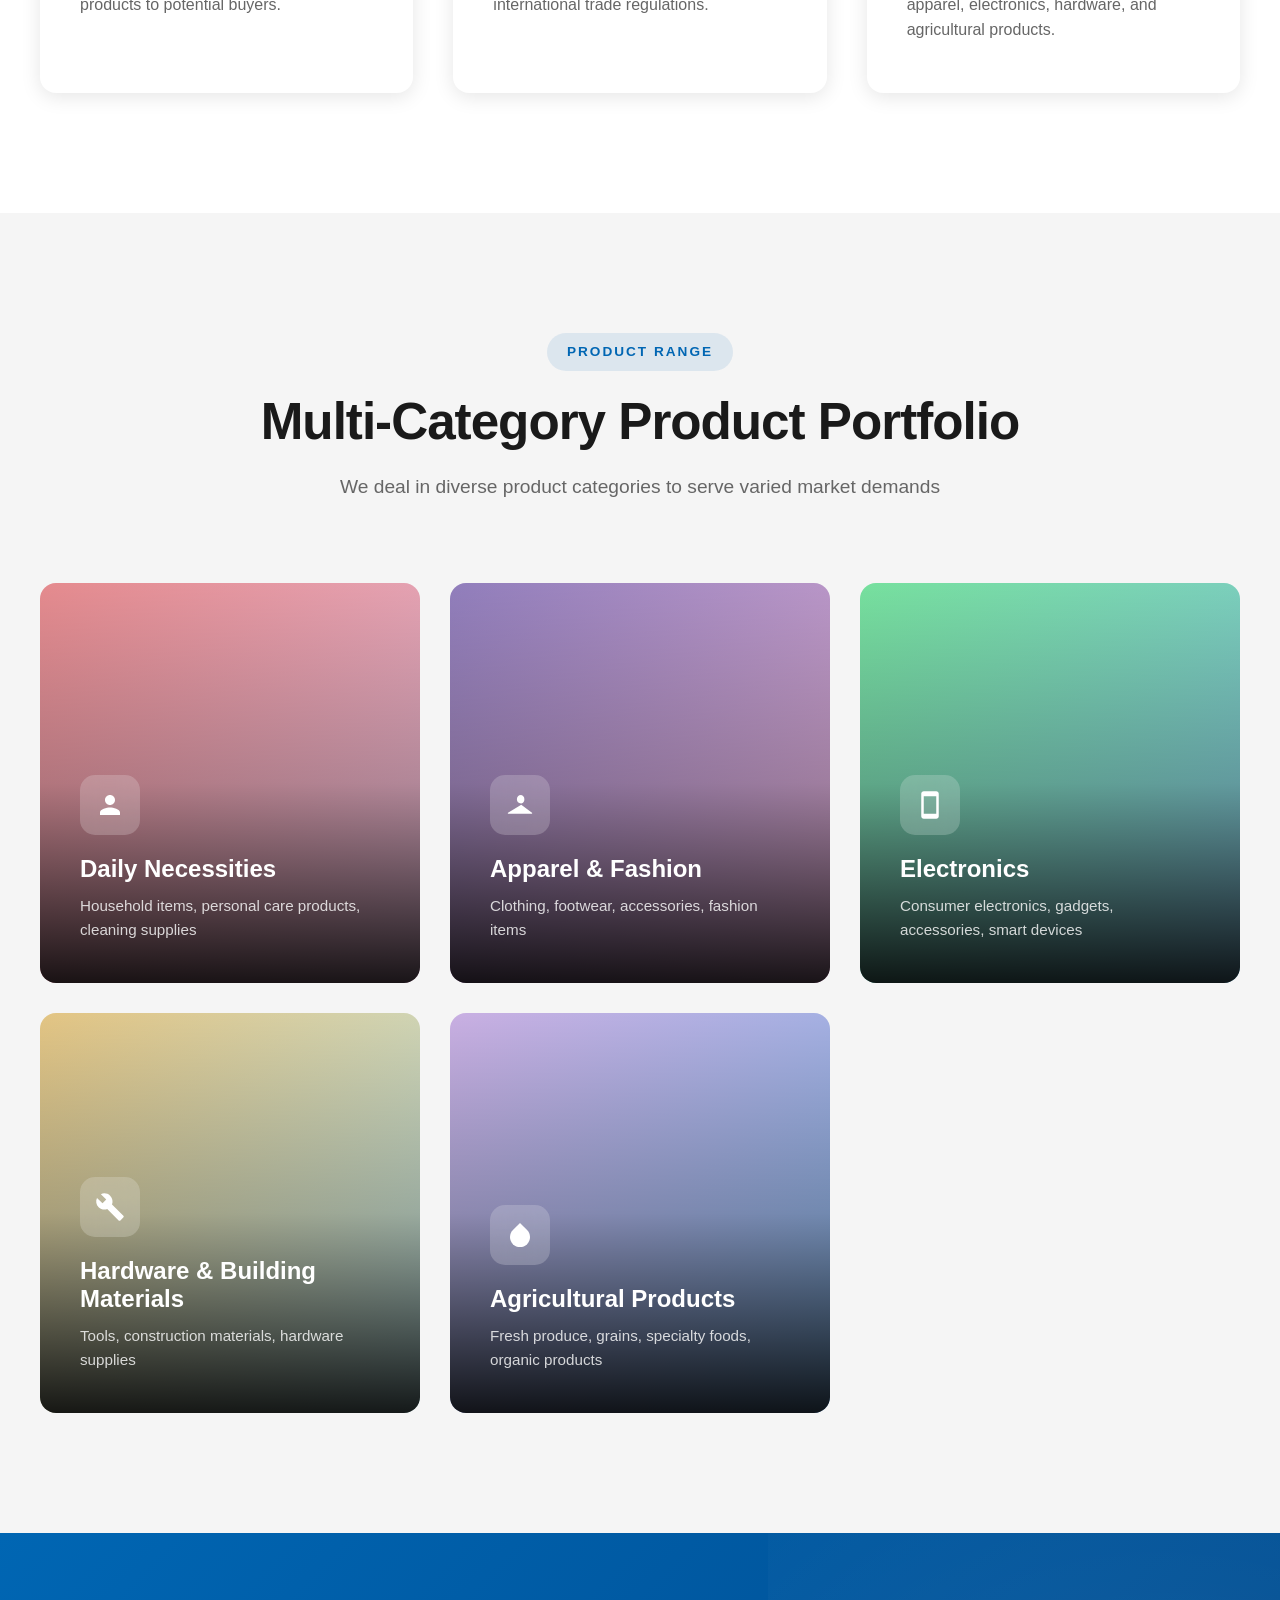
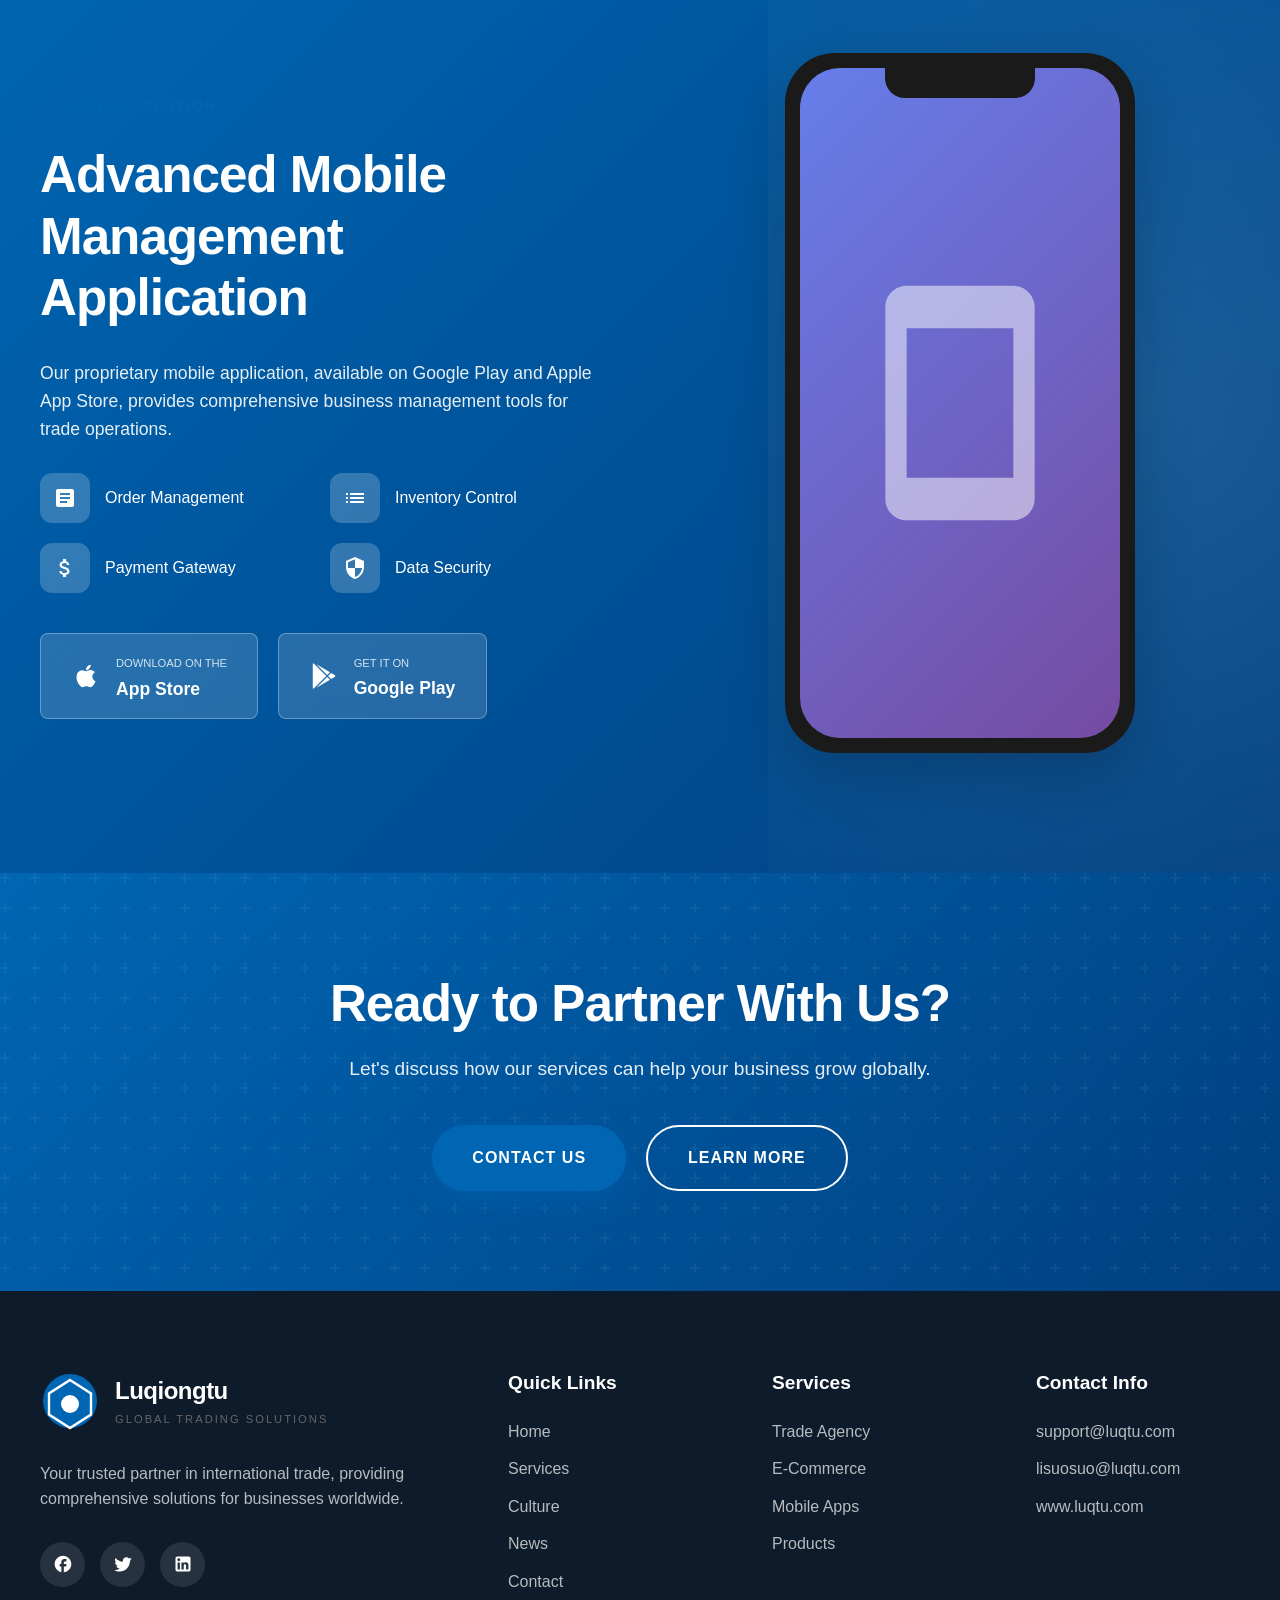
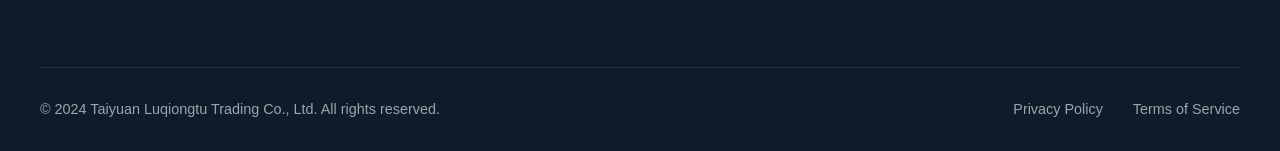
<file: services.html>
<!DOCTYPE html>
<html lang="en">
<head>
    <meta charset="UTF-8">
    <meta name="viewport" content="width=device-width, initial-scale=1.0">
    <meta http-equiv="X-UA-Compatible" content="IE=edge">
    <title>Services | Taiyuan Luqiongtu Trading Co., Ltd.</title>
    <meta name="description" content="Explore our comprehensive trade services including international trade agency, multi-category e-commerce, mobile app solutions, logistics, and import/export services.">
    <meta name="keywords" content="trade agency, e-commerce, mobile app, import export, logistics, warehousing, wholesale">
    <meta name="robots" content="index, follow">
    <link rel="canonical" href="https://luqtu.com/services.html">
    <link rel="icon" type="image/svg+xml" href="images/logo.svg">
    <link rel="stylesheet" href="css/main.css">
    <link rel="stylesheet" href="css/animations.css">
</head>
<body>
    <!-- Header -->
    <header class="header">
        <div class="header-inner">
            <a href="index.html" class="logo">
                <svg viewBox="0 0 100 100" width="50" height="50">
                    <defs>
                        <linearGradient id="logoGrad" x1="0%" y1="0%" x2="100%" y2="100%">
                            <stop offset="0%" style="stop-color:#0066b3"/>
                            <stop offset="100%" style="stop-color:#004080"/>
                        </linearGradient>
                    </defs>
                    <circle cx="50" cy="50" r="45" fill="url(#logoGrad)"/>
                    <polygon points="50,15 85,37.5 85,72.5 50,95 15,72.5 15,37.5" fill="none" stroke="#fff" stroke-width="4"/>
                    <circle cx="50" cy="55" r="15" fill="#fff"/>
                </svg>
                <div>
                    <div class="logo-text">Luqiongtu</div>
                    <div class="logo-tagline">Global Trading Solutions</div>
                </div>
            </a>
            <nav class="nav-menu">
                <div class="nav-item"><a href="index.html" class="nav-link">Home</a></div>
                <div class="nav-item"><a href="services.html" class="nav-link active">Services</a></div>
                <div class="nav-item"><a href="culture.html" class="nav-link">Culture</a></div>
                <div class="nav-item"><a href="news.html" class="nav-link">News</a></div>
                <div class="nav-item"><a href="contact.html" class="nav-link">Contact</a></div>
            </nav>
            <div class="mobile-toggle"><span></span><span></span><span></span></div>
        </div>
    </header>

    <!-- Page Header -->
    <section class="page-header">
        <div class="container">
            <div class="breadcrumb">
                <a href="index.html">Home</a><span>/</span><span class="current">Services</span>
            </div>
            <h1>Our Services</h1>
            <p>Comprehensive trade solutions tailored to your business needs</p>
        </div>
    </section>

    <!-- Service Overview -->
    <section class="section" id="trading">
        <div class="container">
            <div class="section-header scroll-animate">
                <span class="section-badge">What We Offer</span>
                <h2>End-to-End Trade Solutions</h2>
                <p class="section-description">From domestic trade agency to international logistics, we provide complete solutions for your business.</p>
            </div>
            
            <div class="features-grid">
                <div class="feature-card scroll-animate hover-lift" id="trading-agency">
                    <div class="feature-icon">
                        <svg viewBox="0 0 24 24" fill="currentColor"><path d="M12 2C6.48 2 2 6.48 2 12s4.48 10 10 10 10-4.48 10-10S17.52 2 12 2zm-1 17.93c-3.95-.49-7-3.85-7-7.93 0-.62.08-1.21.21-1.79L9 15v1c0 1.1.9 2 2 2v1.93zm6.9-2.54c-.26-.81-1-1.39-1.9-1.39h-1v-3c0-.55-.45-1-1-1H8v-2h2c.55 0 1-.45 1-1V7h2c1.1 0 2-.9 2-2v-.41c2.93 1.19 5 4.06 5 7.41 0 2.08-.8 3.97-2.1 5.39z"/></svg>
                    </div>
                    <h3>Domestic Trade Agency</h3>
                    <p>We handle all aspects of domestic trade agency services, connecting manufacturers with distributors across China and beyond. Our comprehensive approach ensures seamless transactions from negotiation to delivery.</p>
                </div>

                <div class="feature-card scroll-animate delay-100 hover-lift" id="ecommerce">
                    <div class="feature-icon">
                        <svg viewBox="0 0 24 24" fill="currentColor"><path d="M18.5 3H6c-1.1 0-2 .9-2 2v5.71c0 3.83 2.95 7.18 6.78 7.29 3.96.12 7.22-3.06 7.22-7v-1h.5c1.93 0 3.5-1.57 3.5-3.5S20.43 3 18.5 3zM16 5v3H6V5h10zm2.5 3H18V5h.5c.83 0 1.5.67 1.5 1.5S19.33 8 18.5 8zM4 19h16v2H4v-2z"/></svg>
                    </div>
                    <h3>Internet Sales</h3>
                    <p>Our extensive online sales network covers multiple product categories, enabling efficient distribution to consumers across various platforms and regions.</p>
                </div>

                <div class="feature-card scroll-animate delay-200 hover-lift">
                    <div class="feature-icon">
                        <svg viewBox="0 0 24 24" fill="currentColor"><path d="M17 1.01L7 1c-1.1 0-2 .9-2 2v18c0 1.1.9 2 2 2h10c1.1 0 2-.9 2-2V3c0-1.1-.9-1.99-2-1.99zM17 19H7V5h10v14z"/></svg>
                    </div>
                    <h3>Mobile Applications</h3>
                    <p>Custom mobile app development for iOS and Android, featuring advanced management tools, real-time analytics, and seamless integration with our trade platform.</p>
                </div>

                <div class="feature-card scroll-animate delay-300 hover-lift">
                    <div class="feature-icon">
                        <svg viewBox="0 0 24 24" fill="currentColor"><path d="M20 8h-3V4H3c-1.1 0-2 .9-2 2v11h2c0 1.66 1.34 3 3 3s3-1.34 3-3h6c0 1.66 1.34 3 3 3s3-1.34 3-3h2v-5l-3-4z"/></svg>
                    </div>
                    <h3>Logistics & Warehousing</h3>
                    <p>Complete storage solutions and efficient shipping services, including exhibition marketing support to showcase your products to potential buyers.</p>
                </div>

                <div class="feature-card scroll-animate delay-400 hover-lift">
                    <div class="feature-icon">
                        <svg viewBox="0 0 24 24" fill="currentColor"><path d="M12 2C6.48 2 2 6.48 2 12s4.48 10 10 10 10-4.48 10-10S17.52 2 12 2zm-1 15v-4H7l5-7v4h4l-5 7z"/></svg>
                    </div>
                    <h3>Import/Export Services</h3>
                    <p>Full-service import and export agency with expertise in customs clearance, documentation, and compliance with international trade regulations.</p>
                </div>

                <div class="feature-card scroll-animate delay-500 hover-lift">
                    <div class="feature-icon">
                        <svg viewBox="0 0 24 24" fill="currentColor"><path d="M12 3L1 9l4 2.18v6L12 21l7-3.82v-6l2-1.09V17h2V9L12 3zm6.82 6L12 12.72 5.18 9 12 5.28 18.82 9zM17 15.99l-5 2.73-5-2.73v-3.72L12 15l5-2.73v3.72z"/></svg>
                    </div>
                    <h3>Product Sourcing</h3>
                    <p>Expert product sourcing services connecting you with quality manufacturers for daily necessities, apparel, electronics, hardware, and agricultural products.</p>
                </div>
            </div>
        </div>
    </section>

    <!-- Product Categories -->
    <section class="section section-light" id="products">
        <div class="container">
            <div class="section-header scroll-animate">
                <span class="section-badge">Product Range</span>
                <h2>Multi-Category Product Portfolio</h2>
                <p class="section-description">We deal in diverse product categories to serve varied market demands</p>
            </div>

            <div class="services-showcase">
                <div class="service-item scroll-animate">
                    <div class="service-bg" style="background: linear-gradient(135deg, #ff9a9e 0%, #fecfef 100%);"></div>
                    <div class="service-overlay"></div>
                    <div class="service-content">
                        <div class="service-icon">
                            <svg viewBox="0 0 24 24" fill="currentColor"><path d="M12 12c2.21 0 4-1.79 4-4s-1.79-4-4-4-4 1.79-4 4 1.79 4 4 4zm0 2c-2.67 0-8 1.34-8 4v2h16v-2c0-2.66-5.33-4-8-4z"/></svg>
                        </div>
                        <h3>Daily Necessities</h3>
                        <p>Household items, personal care products, cleaning supplies</p>
                    </div>
                </div>

                <div class="service-item scroll-animate delay-100">
                    <div class="service-bg" style="background: linear-gradient(135deg, #a18cd1 0%, #fbc2eb 100%);"></div>
                    <div class="service-overlay"></div>
                    <div class="service-content">
                        <div class="service-icon">
                            <svg viewBox="0 0 24 24" fill="currentColor"><path d="M21.6 18.2L13 11.75v-.91a3.496 3.496 0 0 0-.18-6.75 3.5 3.5 0 0 0-3.32 3.35 3.5 3.5 0 0 0 3.32 3.35h.18v.91L2.4 18.2a.5.5 0 0 0 .35.85h18.5a.5.5 0 0 0 .35-.85z"/></svg>
                        </div>
                        <h3>Apparel & Fashion</h3>
                        <p>Clothing, footwear, accessories, fashion items</p>
                    </div>
                </div>

                <div class="service-item scroll-animate delay-200">
                    <div class="service-bg" style="background: linear-gradient(135deg, #84fab0 0%, #8fd3f4 100%);"></div>
                    <div class="service-overlay"></div>
                    <div class="service-content">
                        <div class="service-icon">
                            <svg viewBox="0 0 24 24" fill="currentColor"><path d="M17 1.01L7 1c-1.1 0-2 .9-2 2v18c0 1.1.9 2 2 2h10c1.1 0 2-.9 2-2V3c0-1.1-.9-1.99-2-1.99zM17 19H7V5h10v14z"/></svg>
                        </div>
                        <h3>Electronics</h3>
                        <p>Consumer electronics, gadgets, accessories, smart devices</p>
                    </div>
                </div>

                <div class="service-item scroll-animate delay-300">
                    <div class="service-bg" style="background: linear-gradient(135deg, #fddb92 0%, #d1fdff 100%);"></div>
                    <div class="service-overlay"></div>
                    <div class="service-content">
                        <div class="service-icon">
                            <svg viewBox="0 0 24 24" fill="currentColor"><path d="M22.7 19l-9.1-9.1c.9-2.3.4-5-1.5-6.9-2-2-5-2.4-7.4-1.3L9 6 6 9 1.6 4.7C.4 7.1.9 10.1 2.9 12.1c1.9 1.9 4.6 2.4 6.9 1.5l9.1 9.1c.4.4 1 .4 1.4 0l2.3-2.3c.5-.4.5-1.1.1-1.4z"/></svg>
                        </div>
                        <h3>Hardware & Building Materials</h3>
                        <p>Tools, construction materials, hardware supplies</p>
                    </div>
                </div>

                <div class="service-item scroll-animate delay-400">
                    <div class="service-bg" style="background: linear-gradient(135deg, #e0c3fc 0%, #8ec5fc 100%);"></div>
                    <div class="service-overlay"></div>
                    <div class="service-content">
                        <div class="service-icon">
                            <svg viewBox="0 0 24 24" fill="currentColor"><path d="M17.66 8L12 2.35 6.34 8C4.78 9.56 4 11.64 4 13.64s.78 4.11 2.34 5.67 3.61 2.35 5.66 2.35 4.1-.79 5.66-2.35S20 15.64 20 13.64 19.22 9.56 17.66 8z"/></svg>
                        </div>
                        <h3>Agricultural Products</h3>
                        <p>Fresh produce, grains, specialty foods, organic products</p>
                    </div>
                </div>
            </div>
        </div>
    </section>

    <!-- Mobile App Section -->
    <section class="section app-section" id="mobile">
        <div class="container">
            <div class="app-showcase">
                <div class="app-content scroll-animate-left">
                    <span class="section-badge">Mobile Solution</span>
                    <h2>Advanced Mobile Management Application</h2>
                    <p>Our proprietary mobile application, available on Google Play and Apple App Store, provides comprehensive business management tools for trade operations.</p>
                    
                    <div class="app-features">
                        <div class="app-feature">
                            <div class="app-feature-icon">
                                <svg viewBox="0 0 24 24" fill="currentColor"><path d="M19 3H5c-1.1 0-2 .9-2 2v14c0 1.1.9 2 2 2h14c1.1 0 2-.9 2-2V5c0-1.1-.9-2-2-2zm-5 14H7v-2h7v2zm3-4H7v-2h10v2zm0-4H7V7h10v2z"/></svg>
                            </div>
                            <span>Order Management</span>
                        </div>
                        <div class="app-feature">
                            <div class="app-feature-icon">
                                <svg viewBox="0 0 24 24" fill="currentColor"><path d="M3 13h2v-2H3v2zm0 4h2v-2H3v2zm0-8h2V7H3v2zm4 4h14v-2H7v2zm0 4h14v-2H7v2zM7 7v2h14V7H7z"/></svg>
                            </div>
                            <span>Inventory Control</span>
                        </div>
                        <div class="app-feature">
                            <div class="app-feature-icon">
                                <svg viewBox="0 0 24 24" fill="currentColor"><path d="M11.8 10.9c-2.27-.59-3-1.2-3-2.15 0-1.09 1.01-1.85 2.7-1.85 1.78 0 2.44.85 2.5 2.1h2.21c-.07-1.72-1.12-3.3-3.21-3.81V3h-3v2.16c-1.94.42-3.5 1.68-3.5 3.61 0 2.31 1.91 3.46 4.7 4.13 2.5.6 3 1.48 3 2.41 0 .69-.49 1.79-2.7 1.79-2.06 0-2.87-.92-2.98-2.1h-2.2c.12 2.19 1.76 3.42 3.68 3.83V21h3v-2.15c1.95-.37 3.5-1.5 3.5-3.55 0-2.84-2.43-3.81-4.7-4.4z"/></svg>
                            </div>
                            <span>Payment Gateway</span>
                        </div>
                        <div class="app-feature">
                            <div class="app-feature-icon">
                                <svg viewBox="0 0 24 24" fill="currentColor"><path d="M12 1L3 5v6c0 5.55 3.84 10.74 9 12 5.16-1.26 9-6.45 9-12V5l-9-4zm0 10.99h7c-.53 4.12-3.28 7.79-7 8.94V12H5V6.3l7-3.11v8.8z"/></svg>
                            </div>
                            <span>Data Security</span>
                        </div>
                    </div>
                    
                    <div class="app-buttons">
                        <a href="#" class="store-btn">
                            <svg viewBox="0 0 24 24" fill="currentColor"><path d="M17.05 20.28c-.98.95-2.05.8-3.08.35-1.09-.46-2.09-.48-3.24 0-1.44.62-2.2.44-3.06-.35C2.79 15.25 3.51 7.59 9.05 7.31c1.35.07 2.29.74 3.08.8 1.18-.24 2.31-.93 3.57-.84 1.51.12 2.65.72 3.4 1.8-3.12 1.87-2.38 5.98.48 7.13-.57 1.5-1.31 2.99-2.54 4.09l.01-.01zM12.03 7.25c-.15-2.23 1.66-4.07 3.74-4.25.29 2.58-2.34 4.5-3.74 4.25z"/></svg>
                            <div class="store-btn-text"><small>Download on the</small><strong>App Store</strong></div>
                        </a>
                        <a href="#" class="store-btn">
                            <svg viewBox="0 0 24 24" fill="currentColor"><path d="M3.609 1.814L13.792 12 3.61 22.186a.996.996 0 0 1-.61-.92V2.734a1 1 0 0 1 .609-.92zm10.89 10.893l2.302 2.302-10.937 6.333 8.635-8.635zm3.199-3.198l2.807 1.626a1 1 0 0 1 0 1.73l-2.808 1.626L15.206 12l2.492-2.491zM5.864 2.658L16.8 8.99l-2.302 2.302-8.635-8.635z"/></svg>
                            <div class="store-btn-text"><small>Get it on</small><strong>Google Play</strong></div>
                        </a>
                    </div>
                </div>
                
                <div class="app-mockup scroll-animate-zoom">
                    <div class="phone-mockup">
                        <div class="phone-notch"></div>
                        <div class="phone-screen">
                            <svg viewBox="0 0 24 24" fill="currentColor"><path d="M17 1.01L7 1c-1.1 0-2 .9-2 2v18c0 1.1.9 2 2 2h10c1.1 0 2-.9 2-2V3c0-1.1-.9-1.99-2-1.99zM17 19H7V5h10v14z"/></svg>
                        </div>
                    </div>
                </div>
            </div>
        </div>
    </section>

    <!-- CTA Section -->
    <section class="cta-section">
        <div class="container">
            <div class="cta-content scroll-animate">
                <h2>Ready to Partner With Us?</h2>
                <p>Let's discuss how our services can help your business grow globally.</p>
                <div class="cta-buttons">
                    <a href="contact.html" class="btn btn-primary">Contact Us</a>
                    <a href="index.html" class="btn btn-secondary">Learn More</a>
                </div>
            </div>
        </div>
    </section>

    <!-- Footer -->
    <footer class="footer">
        <div class="container">
            <div class="footer-main">
                <div class="footer-brand">
                    <a href="index.html" class="logo">
                        <svg viewBox="0 0 100 100" width="60" height="60"><circle cx="50" cy="50" r="45" fill="#0066b3"/><polygon points="50,15 85,37.5 85,72.5 50,95 15,72.5 15,37.5" fill="none" stroke="#fff" stroke-width="4"/><circle cx="50" cy="55" r="15" fill="#fff"/></svg>
                        <div><div class="logo-text">Luqiongtu</div><div class="logo-tagline">Global Trading Solutions</div></div>
                    </a>
                    <p>Your trusted partner in international trade, providing comprehensive solutions for businesses worldwide.</p>
                    <div class="social-links">
                        <a href="#" class="social-link"><svg viewBox="0 0 24 24" fill="currentColor"><path d="M22 12c0-5.52-4.48-10-10-10S2 6.48 2 12c0 4.84 3.44 8.87 8 9.8V15H8v-3h2V9.5C10 7.57 11.57 6 13.5 6H16v3h-2c-.55 0-1 .45-1 1v2h3v3h-3v6.95c5.05-.5 9-4.76 9-9.95z"/></svg></a>
                        <a href="#" class="social-link"><svg viewBox="0 0 24 24" fill="currentColor"><path d="M22.46 6c-.77.35-1.6.58-2.46.69.88-.53 1.56-1.37 1.88-2.38-.83.5-1.75.85-2.72 1.05C18.37 4.5 17.26 4 16 4c-2.35 0-4.27 1.92-4.27 4.29 0 .34.04.67.11.98C8.28 9.09 5.11 7.38 3 4.79c-.37.63-.58 1.37-.58 2.15 0 1.49.75 2.81 1.91 3.56-.71 0-1.37-.2-1.95-.5v.03c0 2.08 1.48 3.82 3.44 4.21a4.22 4.22 0 0 1-1.93.07 4.28 4.28 0 0 0 4 2.98 8.521 8.521 0 0 1-5.33 1.84c-.34 0-.68-.02-1.02-.06C3.44 20.29 5.7 21 8.12 21 16 21 20.33 14.46 20.33 8.79c0-.19 0-.37-.01-.56.84-.6 1.56-1.36 2.14-2.23z"/></svg></a>
                        <a href="#" class="social-link"><svg viewBox="0 0 24 24" fill="currentColor"><path d="M19 3a2 2 0 0 1 2 2v14a2 2 0 0 1-2 2H5a2 2 0 0 1-2-2V5a2 2 0 0 1 2-2h14m-.5 15.5v-5.3a3.26 3.26 0 0 0-3.26-3.26c-.85 0-1.84.52-2.32 1.3v-1.11h-2.79v8.37h2.79v-4.93c0-.77.62-1.4 1.39-1.4a1.4 1.4 0 0 1 1.4 1.4v4.93h2.79M6.88 8.56a1.68 1.68 0 0 0 1.68-1.68c0-.93-.75-1.69-1.68-1.69a1.69 1.69 0 0 0-1.69 1.69c0 .93.76 1.68 1.69 1.68m1.39 9.94v-8.37H5.5v8.37h2.77z"/></svg></a>
                    </div>
                </div>
                <div class="footer-column">
                    <h4>Quick Links</h4>
                    <ul>
                        <li><a href="index.html">Home</a></li>
                        <li><a href="services.html">Services</a></li>
                        <li><a href="culture.html">Culture</a></li>
                        <li><a href="news.html">News</a></li>
                        <li><a href="contact.html">Contact</a></li>
                    </ul>
                </div>
                <div class="footer-column">
                    <h4>Services</h4>
                    <ul>
                        <li><a href="#trading-agency">Trade Agency</a></li>
                        <li><a href="#ecommerce">E-Commerce</a></li>
                        <li><a href="#mobile">Mobile Apps</a></li>
                        <li><a href="#products">Products</a></li>
                    </ul>
                </div>
                <div class="footer-column">
                    <h4>Contact Info</h4>
                    <ul>
                        <li><a href="mailto:support@luqtu.com">support@luqtu.com</a></li>
                        <li><a href="mailto:lisuosuo@luqtu.com">lisuosuo@luqtu.com</a></li>
                        <li><a href="https://luqtu.com">www.luqtu.com</a></li>
                    </ul>
                </div>
            </div>
            <div class="footer-bottom">
                <p>&copy; 2024 Taiyuan Luqiongtu Trading Co., Ltd. All rights reserved.</p>
                <div class="footer-links">
                    <a href="privacy-policy.html">Privacy Policy</a>
                    <a href="terms-of-service.html">Terms of Service</a>
                </div>
            </div>
        </div>
    </footer>

    <script src="js/main.js"></script>
</body>
</html>
</file>
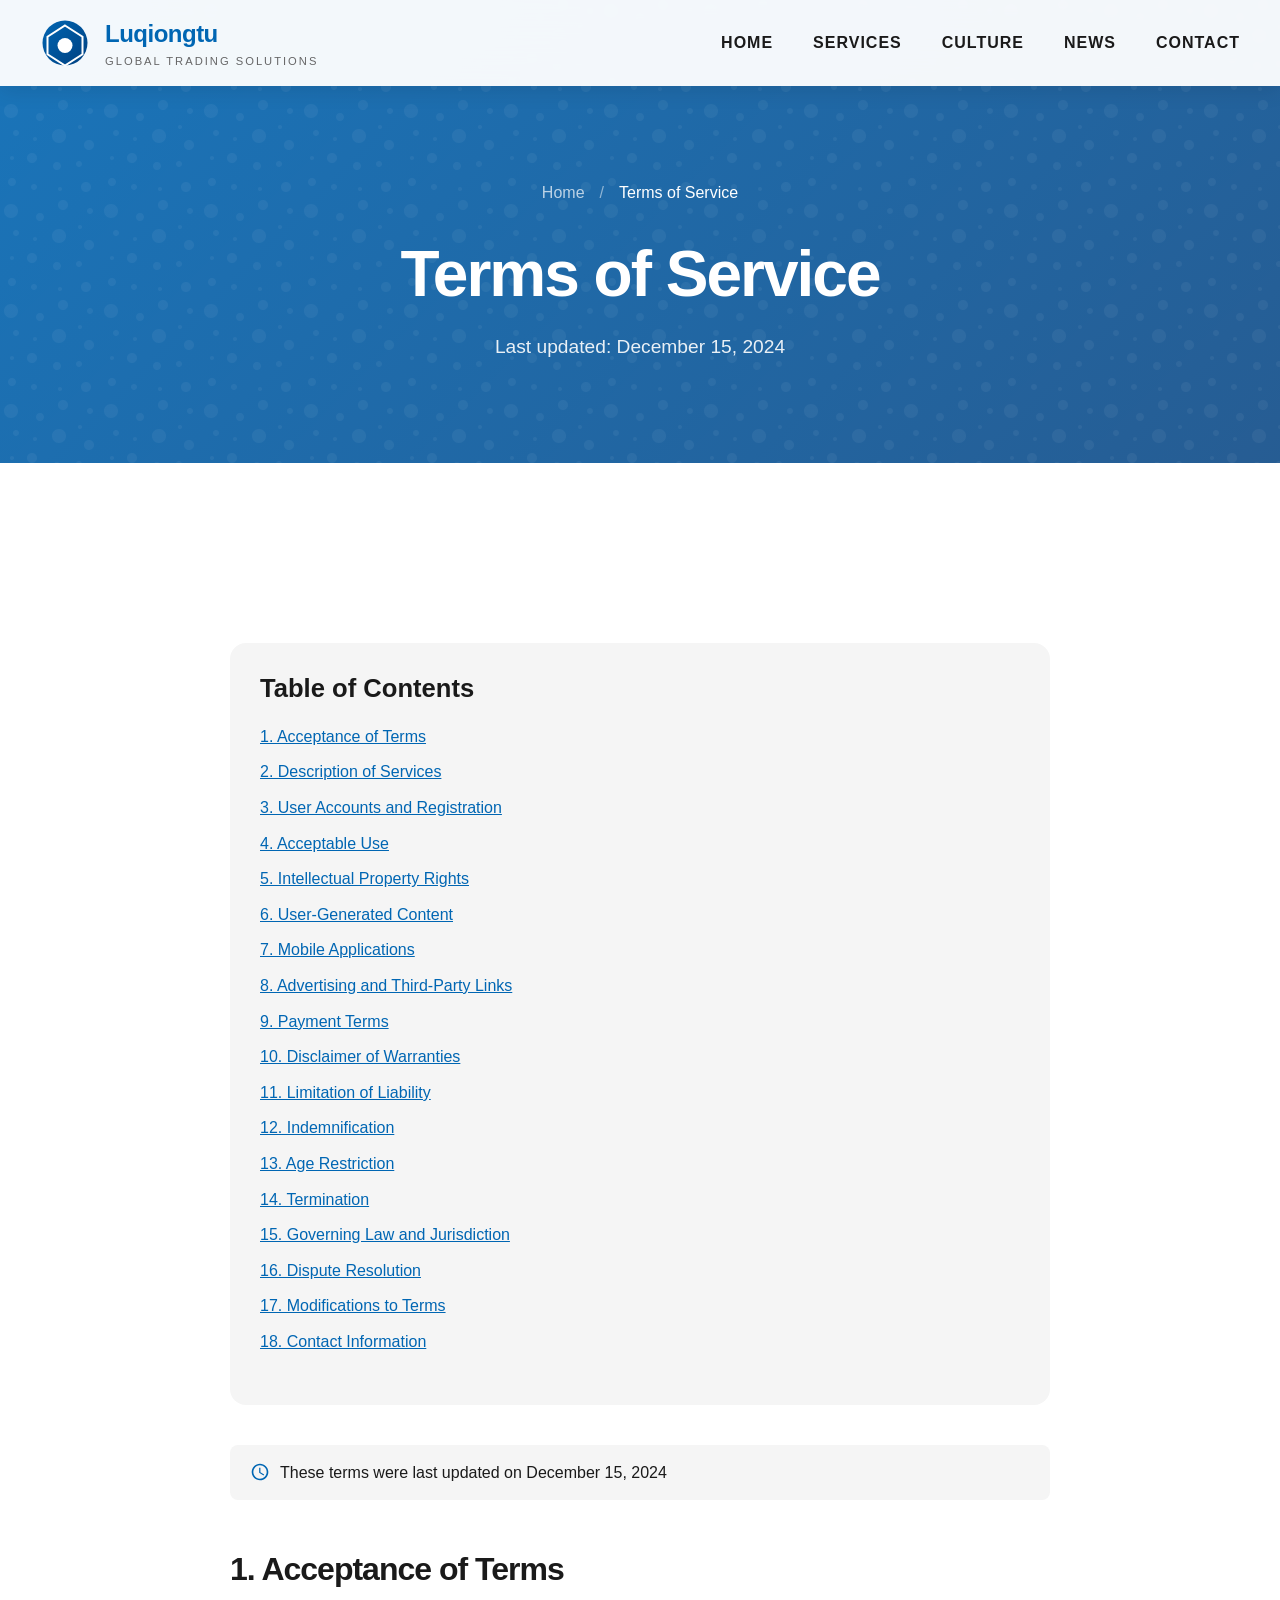
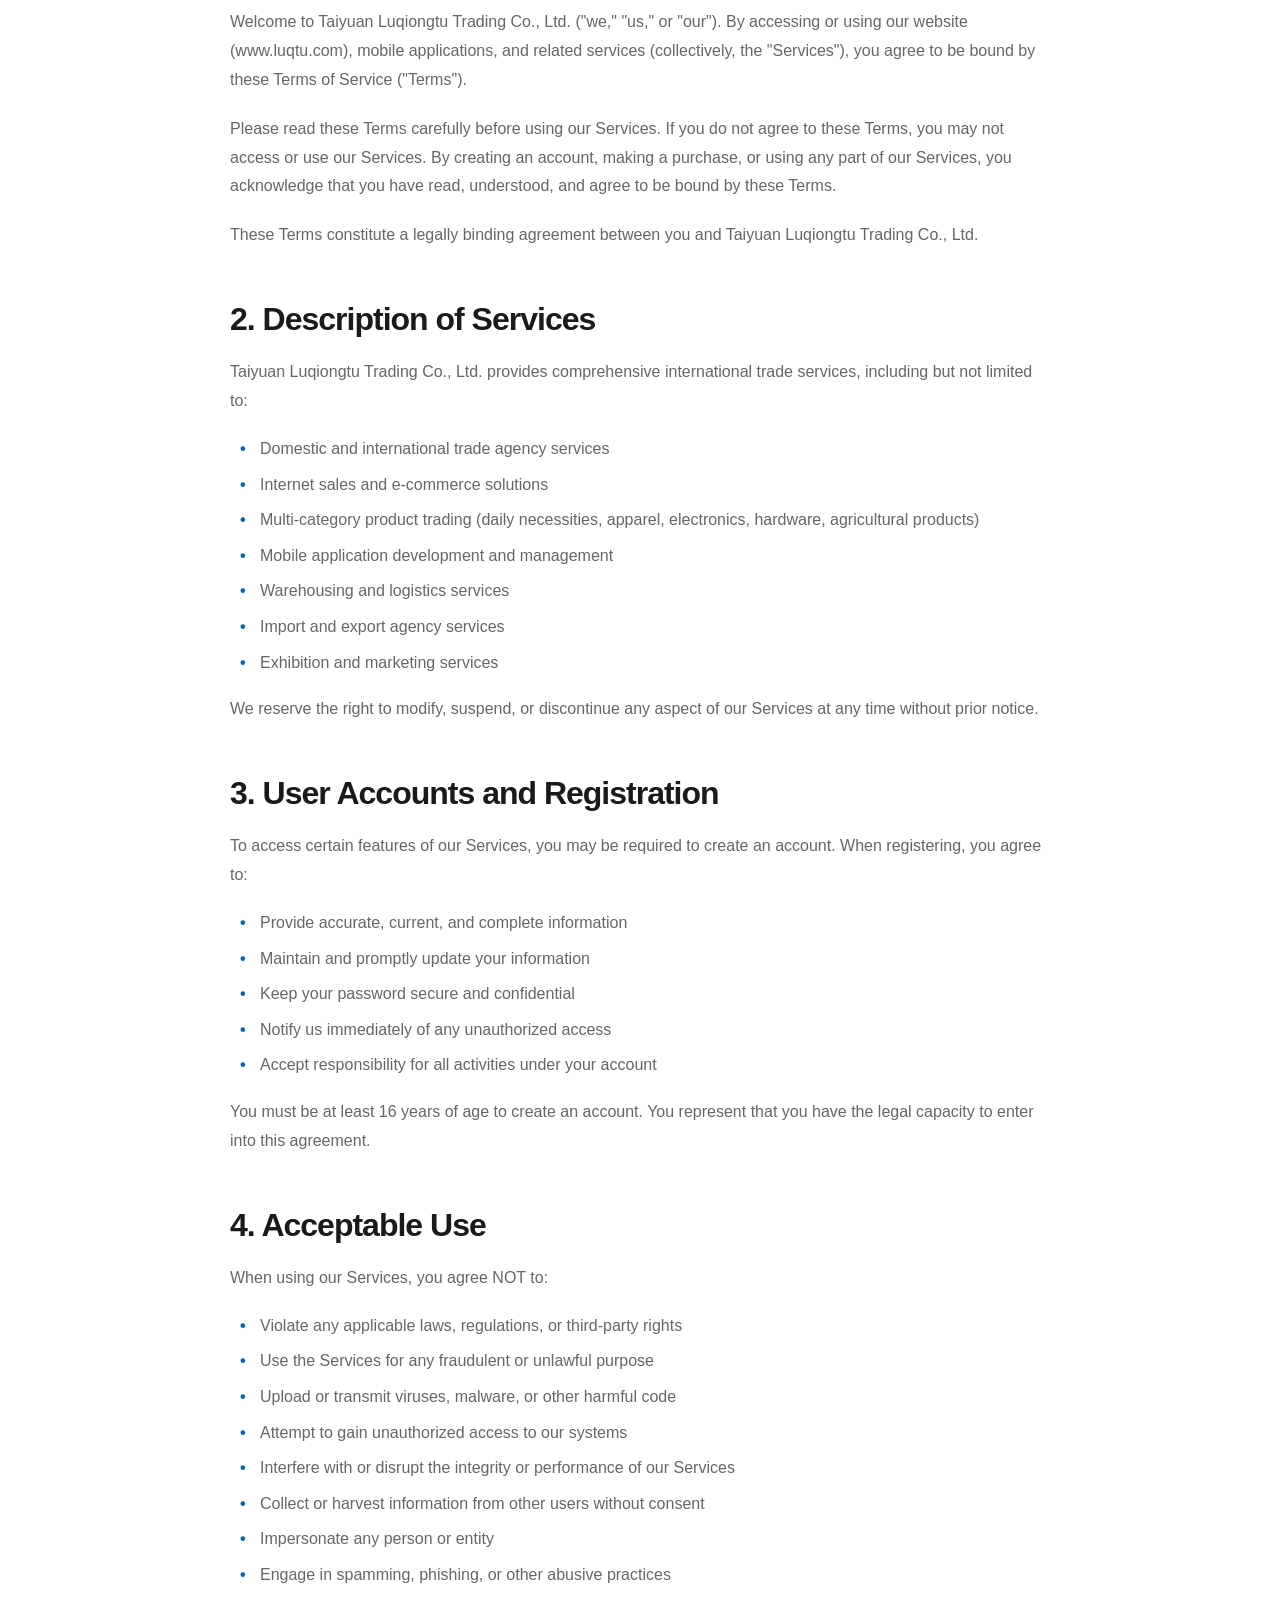
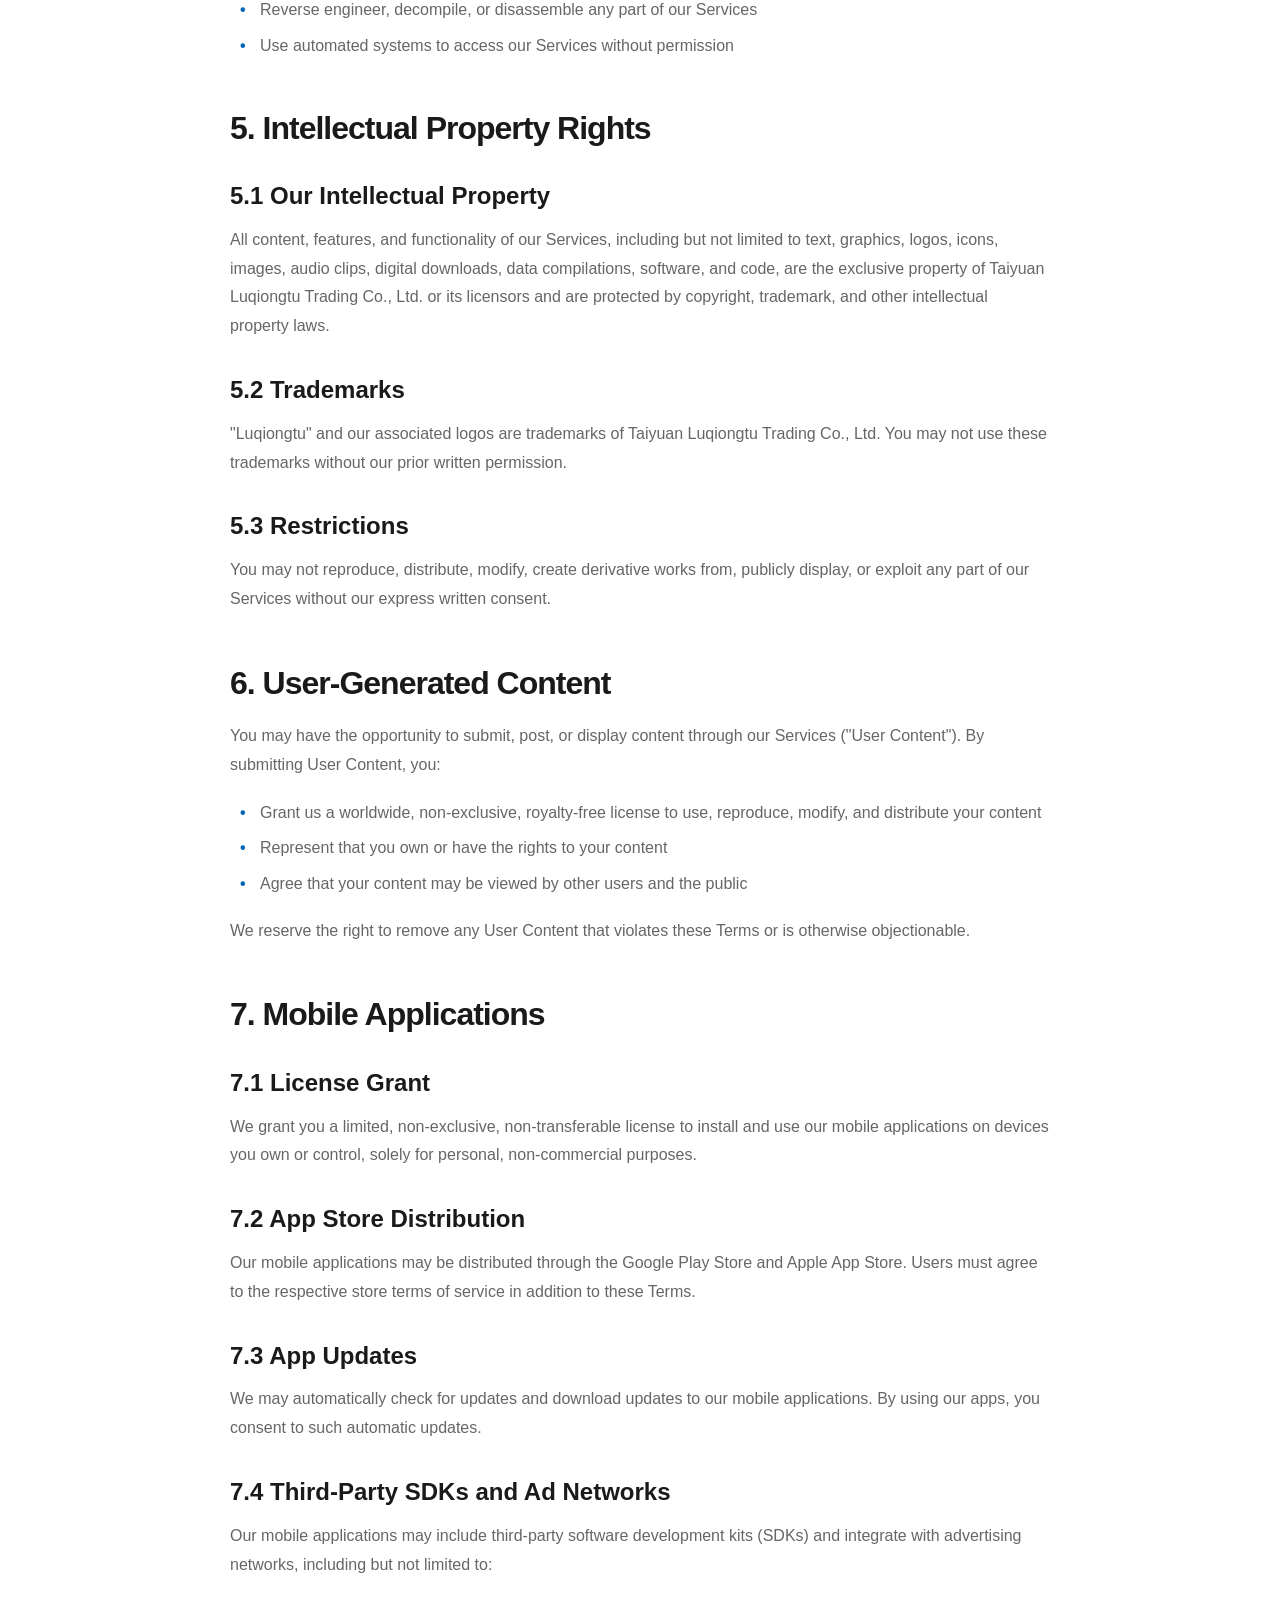
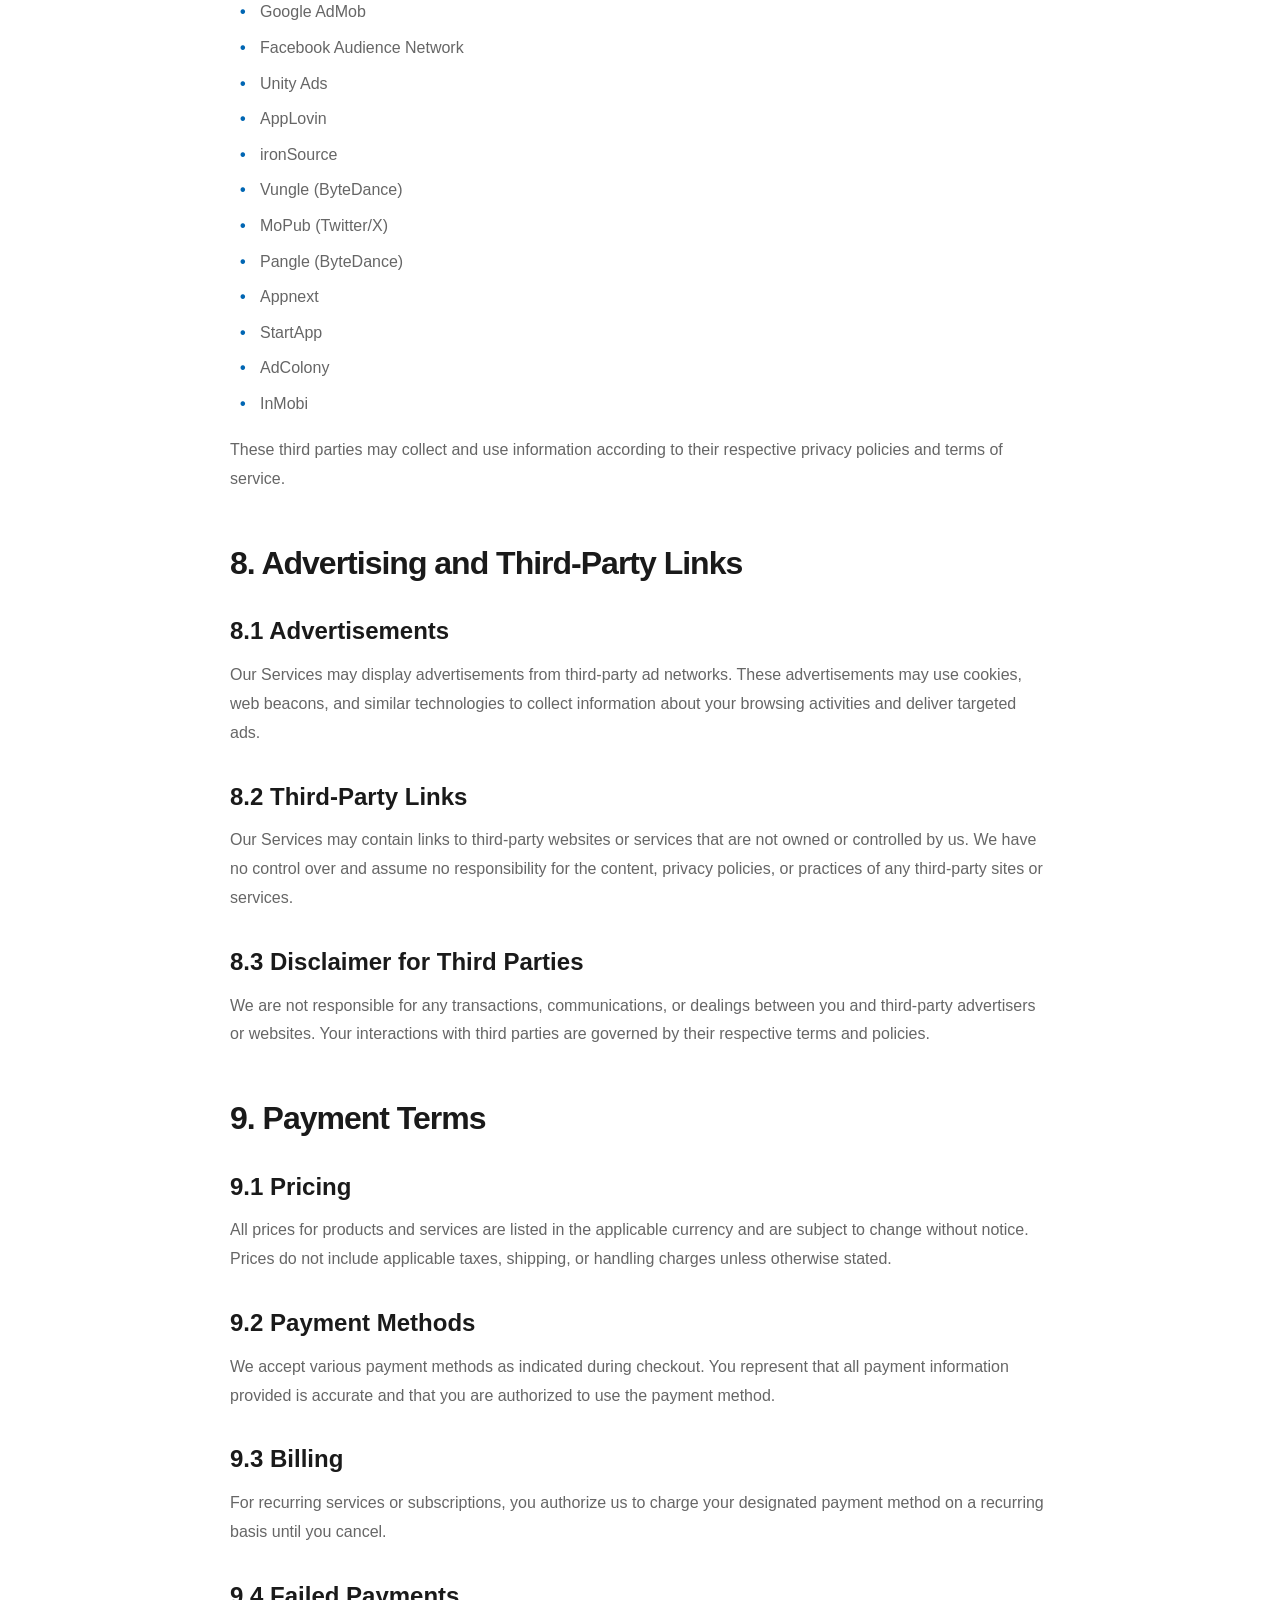
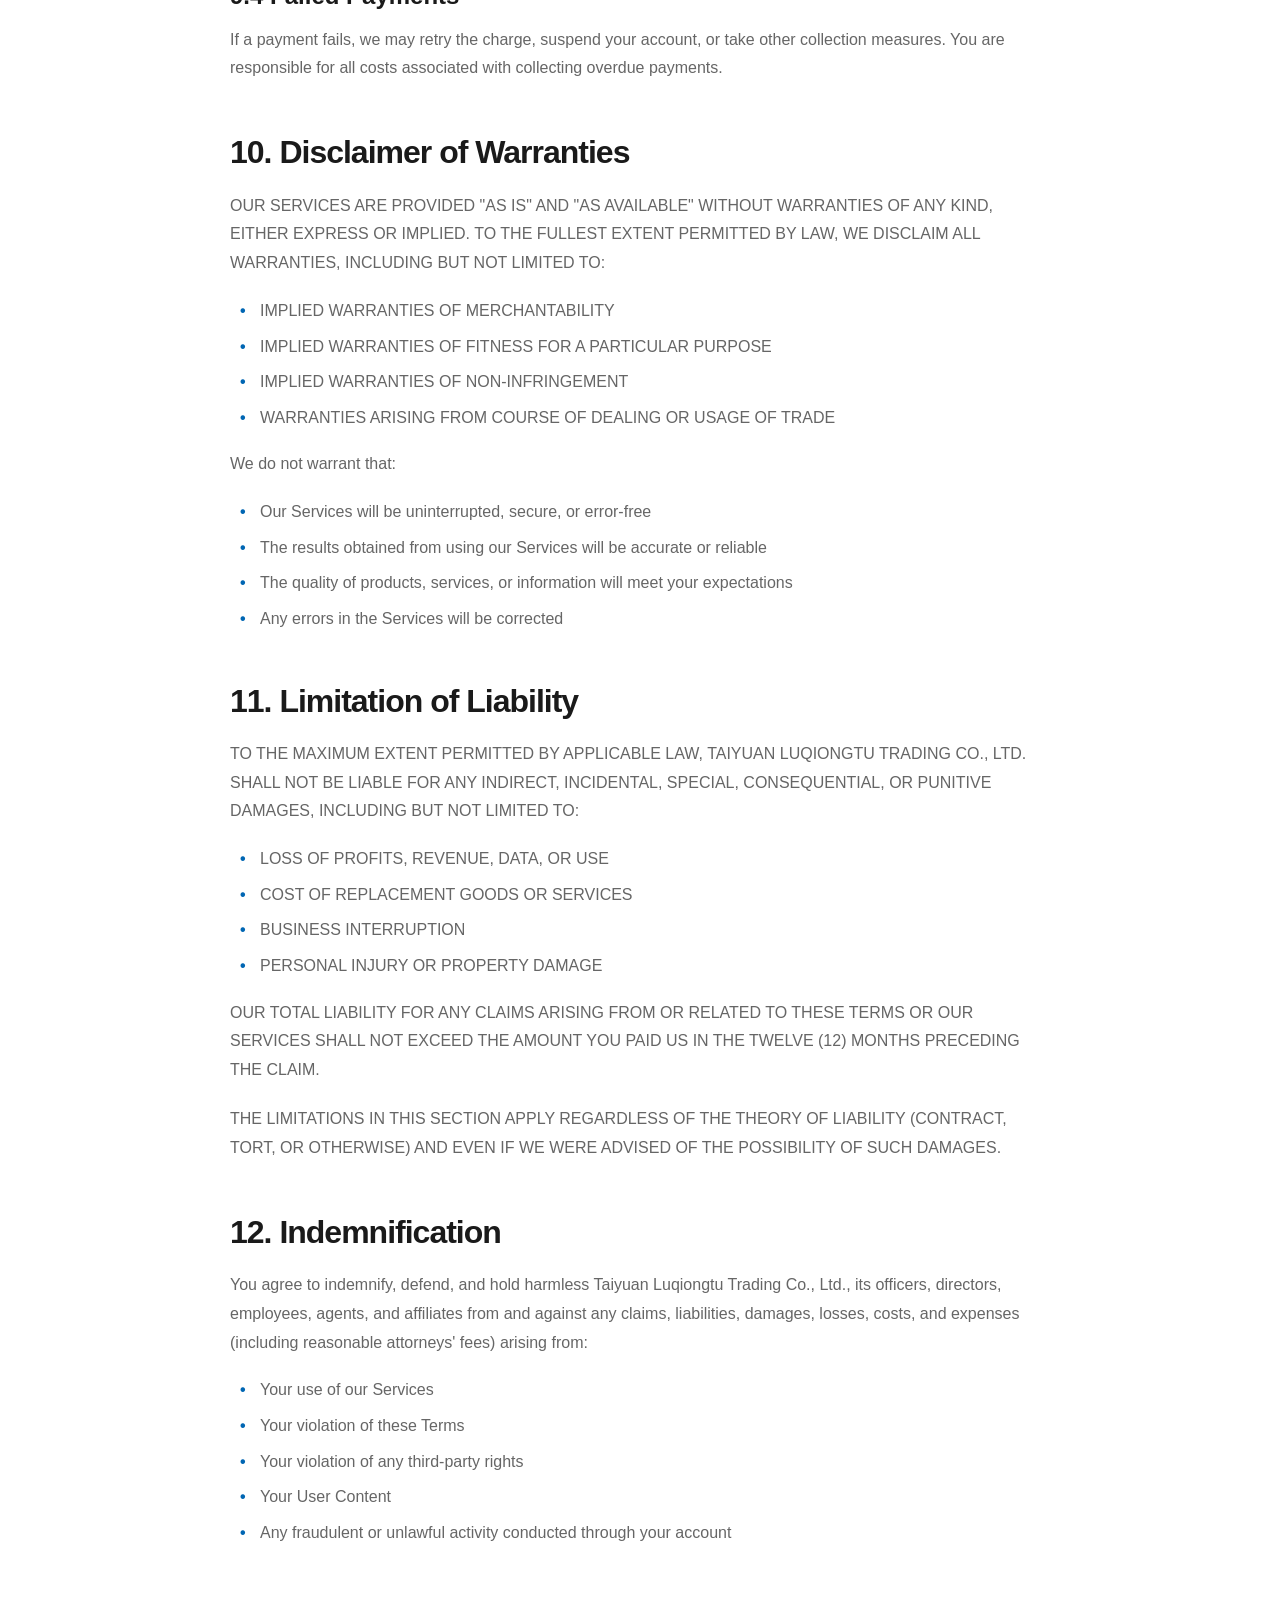
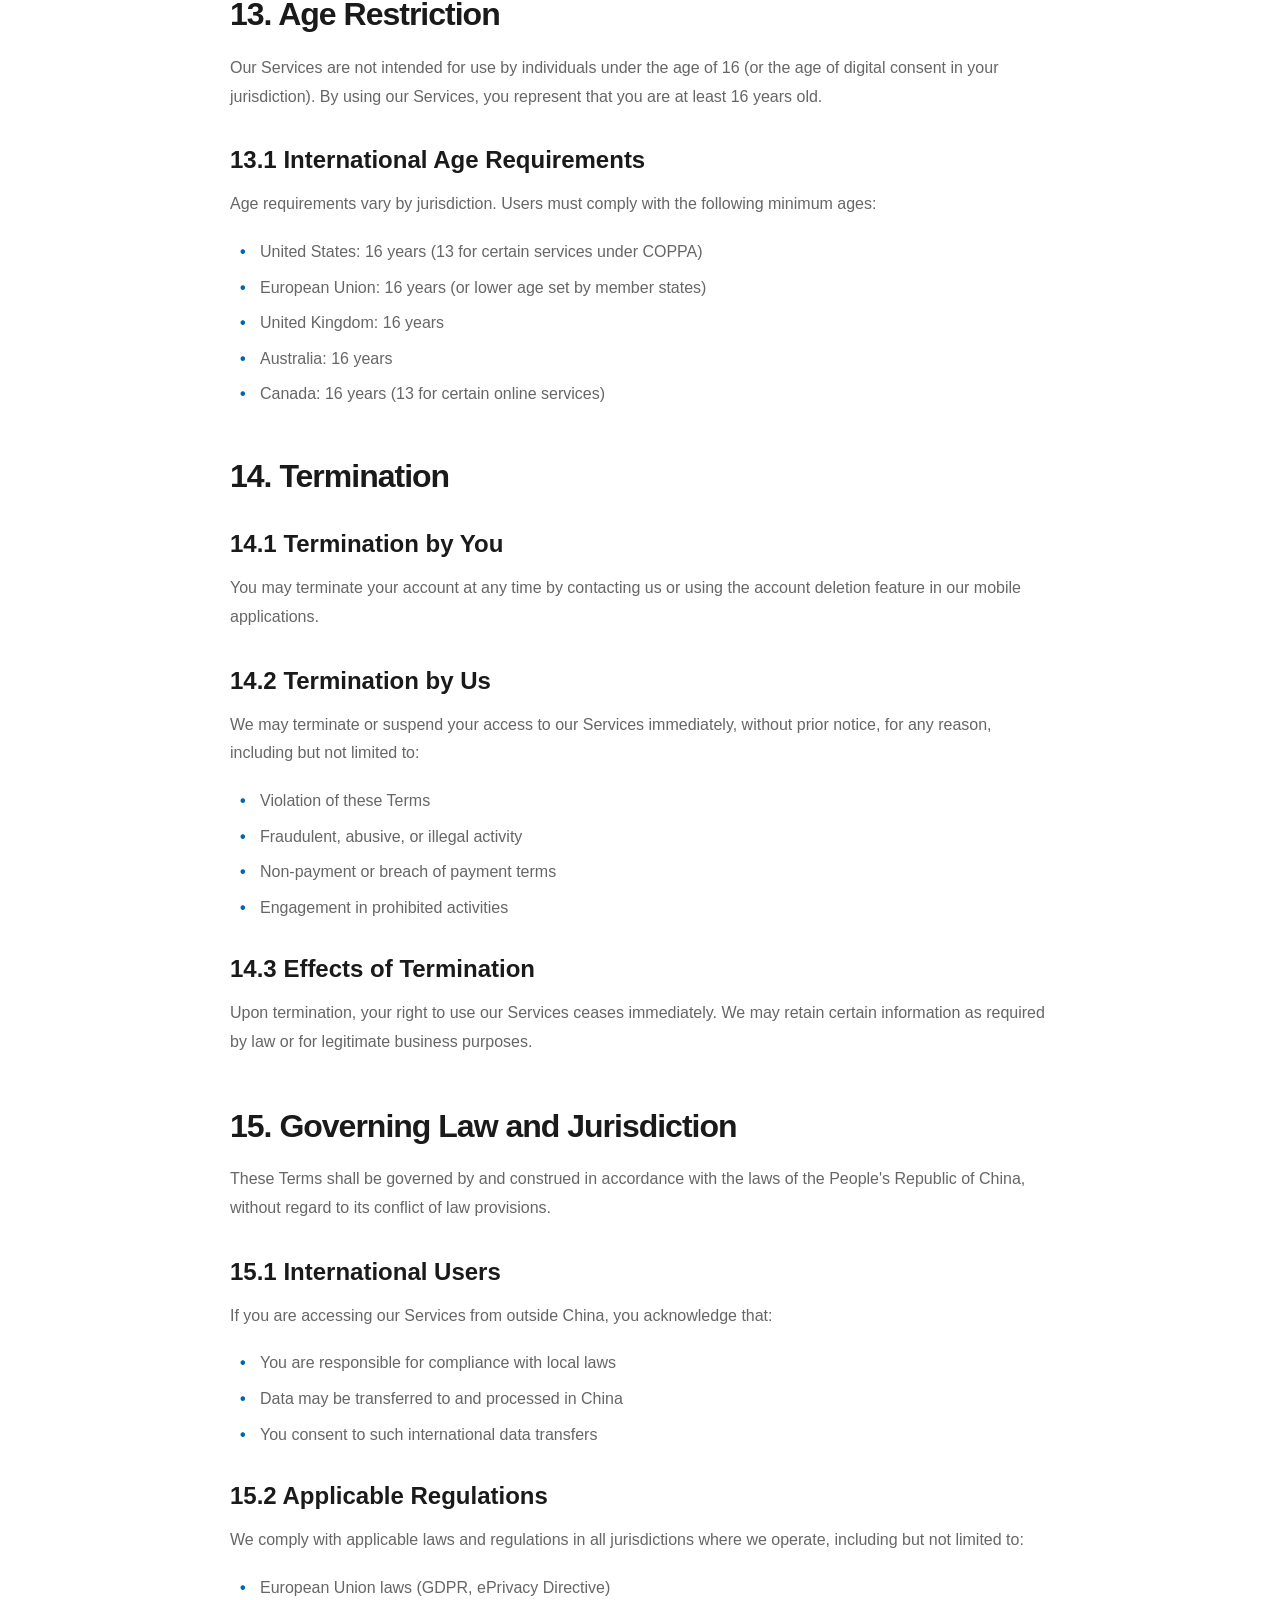
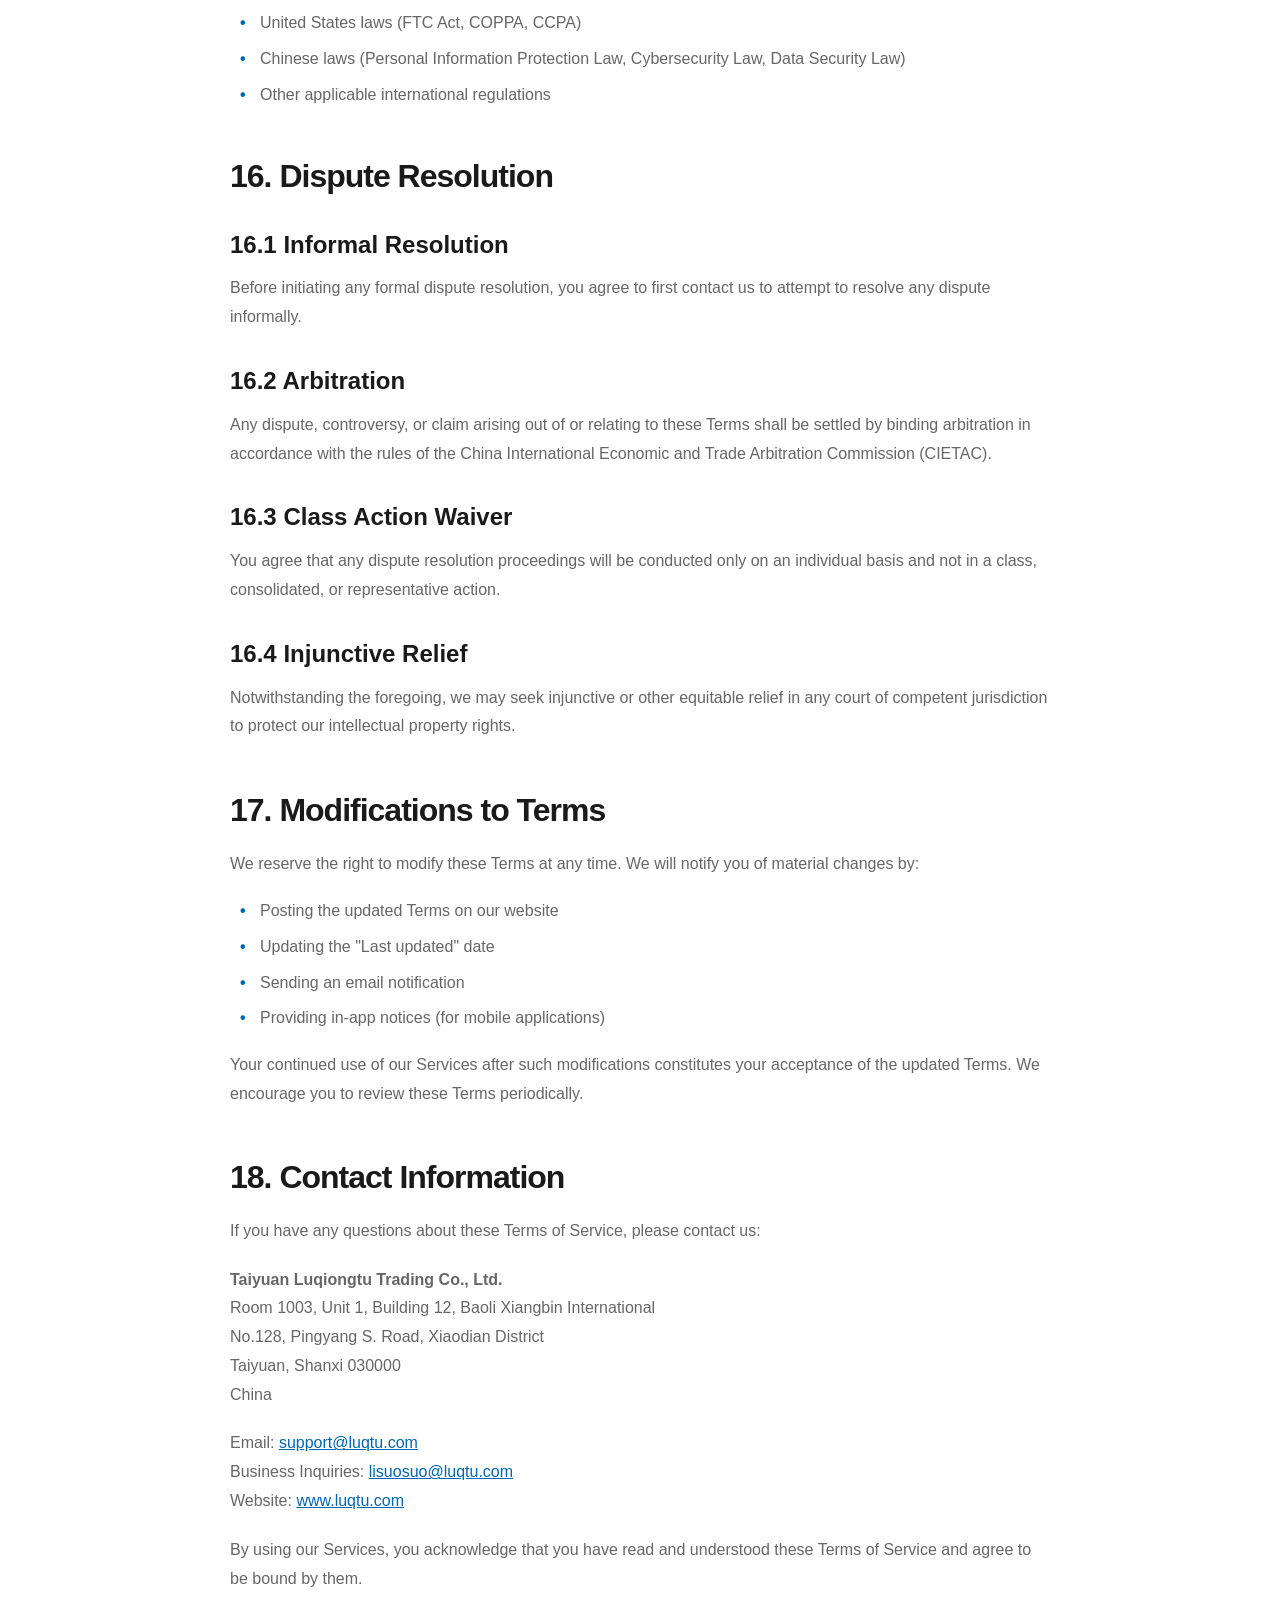
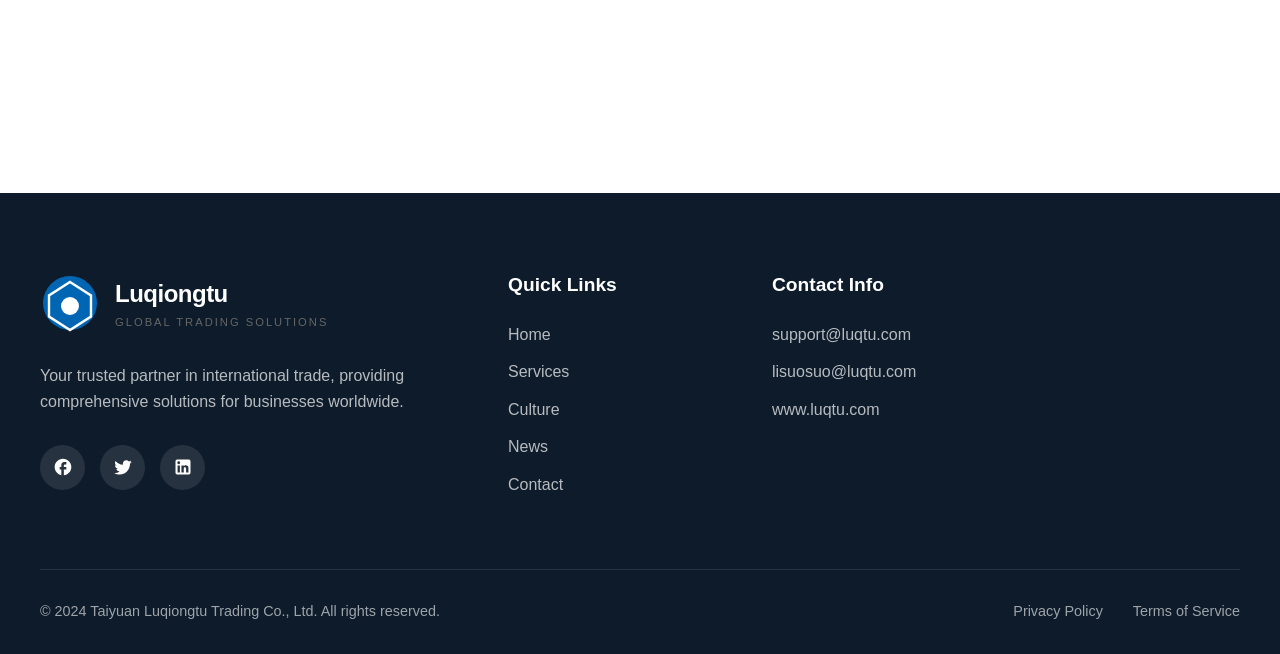
<file: terms-of-service.html>
<!DOCTYPE html>
<html lang="en">
<head>
    <meta charset="UTF-8">
    <meta name="viewport" content="width=device-width, initial-scale=1.0">
    <meta http-equiv="X-UA-Compatible" content="IE=edge">
    <title>Terms of Service | Taiyuan Luqiongtu Trading Co., Ltd.</title>
    <meta name="description" content="Terms of Service for Taiyuan Luqiongtu Trading Co., Ltd. Read our terms governing the use of our website, mobile applications, and services.">
    <meta name="robots" content="noindex, follow">
    <link rel="canonical" href="https://luqtu.com/terms-of-service.html">
    <link rel="icon" type="image/svg+xml" href="images/logo.svg">
    <link rel="stylesheet" href="css/main.css">
    <link rel="stylesheet" href="css/animations.css">
</head>
<body>
    <!-- Header -->
    <header class="header">
        <div class="header-inner">
            <a href="index.html" class="logo">
                <svg viewBox="0 0 100 100" width="50" height="50">
                    <defs><linearGradient id="lg" x1="0%" y1="0%" x2="100%" y2="100%"><stop offset="0%" style="stop-color:#0066b3"/><stop offset="100%" style="stop-color:#004080"/></linearGradient></defs>
                    <circle cx="50" cy="50" r="45" fill="url(#lg)"/>
                    <polygon points="50,15 85,37.5 85,72.5 50,95 15,72.5 15,37.5" fill="none" stroke="#fff" stroke-width="4"/>
                    <circle cx="50" cy="55" r="15" fill="#fff"/>
                </svg>
                <div><div class="logo-text">Luqiongtu</div><div class="logo-tagline">Global Trading Solutions</div></div>
            </a>
            <nav class="nav-menu">
                <div class="nav-item"><a href="index.html" class="nav-link">Home</a></div>
                <div class="nav-item"><a href="services.html" class="nav-link">Services</a></div>
                <div class="nav-item"><a href="culture.html" class="nav-link">Culture</a></div>
                <div class="nav-item"><a href="news.html" class="nav-link">News</a></div>
                <div class="nav-item"><a href="contact.html" class="nav-link">Contact</a></div>
            </nav>
            <div class="mobile-toggle"><span></span><span></span><span></span></div>
        </div>
    </header>

    <!-- Page Header -->
    <section class="page-header">
        <div class="container">
            <div class="breadcrumb"><a href="index.html">Home</a><span>/</span><span class="current">Terms of Service</span></div>
            <h1>Terms of Service</h1>
            <p>Last updated: December 15, 2024</p>
        </div>
    </section>

    <!-- Content -->
    <section class="section">
        <div class="legal-content">
            <!-- Table of Contents -->
            <div class="legal-toc">
                <h4>Table of Contents</h4>
                <ul>
                    <li><a href="#acceptance">1. Acceptance of Terms</a></li>
                    <li><a href="#services">2. Description of Services</a></li>
                    <li><a href="#account">3. User Accounts and Registration</a></li>
                    <li><a href="#usage">4. Acceptable Use</a></li>
                    <li><a href="#intellectual-property">5. Intellectual Property Rights</a></li>
                    <li><a href="#user-content">6. User-Generated Content</a></li>
                    <li><a href="#mobile-apps">7. Mobile Applications</a></li>
                    <li><a href="#advertising">8. Advertising and Third-Party Links</a></li>
                    <li><a href="#payment">9. Payment Terms</a></li>
                    <li><a href="#disclaimer">10. Disclaimer of Warranties</a></li>
                    <li><a href="#limitation">11. Limitation of Liability</a></li>
                    <li><a href="#indemnification">12. Indemnification</a></li>
                    <li><a href="#age-restriction">13. Age Restriction</a></li>
                    <li><a href="#termination">14. Termination</a></li>
                    <li><a href="#governing-law">15. Governing Law and Jurisdiction</a></li>
                    <li><a href="#dispute">16. Dispute Resolution</a></li>
                    <li><a href="#changes">17. Modifications to Terms</a></li>
                    <li><a href="#contact">18. Contact Information</a></li>
                </ul>
            </div>

            <div class="legal-last-update">
                <svg viewBox="0 0 24 24" fill="currentColor"><path d="M11.99 2C6.47 2 2 6.48 2 12s4.47 10 9.99 10C17.52 22 22 17.52 22 12S17.52 2 11.99 2zM12 20c-4.42 0-8-3.58-8-8s3.58-8 8-8 8 3.58 8 8-3.58 8-8 8zm.5-13H11v6l5.25 3.15.75-1.23-4.5-2.67z"/></svg>
                <span>These terms were last updated on December 15, 2024</span>
            </div>

            <h2 id="acceptance">1. Acceptance of Terms</h2>
            <p>Welcome to Taiyuan Luqiongtu Trading Co., Ltd. ("we," "us," or "our"). By accessing or using our website (www.luqtu.com), mobile applications, and related services (collectively, the "Services"), you agree to be bound by these Terms of Service ("Terms").</p>
            <p>Please read these Terms carefully before using our Services. If you do not agree to these Terms, you may not access or use our Services. By creating an account, making a purchase, or using any part of our Services, you acknowledge that you have read, understood, and agree to be bound by these Terms.</p>
            <p>These Terms constitute a legally binding agreement between you and Taiyuan Luqiongtu Trading Co., Ltd.</p>

            <h2 id="services">2. Description of Services</h2>
            <p>Taiyuan Luqiongtu Trading Co., Ltd. provides comprehensive international trade services, including but not limited to:</p>
            <ul>
                <li>Domestic and international trade agency services</li>
                <li>Internet sales and e-commerce solutions</li>
                <li>Multi-category product trading (daily necessities, apparel, electronics, hardware, agricultural products)</li>
                <li>Mobile application development and management</li>
                <li>Warehousing and logistics services</li>
                <li>Import and export agency services</li>
                <li>Exhibition and marketing services</li>
            </ul>
            <p>We reserve the right to modify, suspend, or discontinue any aspect of our Services at any time without prior notice.</p>

            <h2 id="account">3. User Accounts and Registration</h2>
            <p>To access certain features of our Services, you may be required to create an account. When registering, you agree to:</p>
            <ul>
                <li>Provide accurate, current, and complete information</li>
                <li>Maintain and promptly update your information</li>
                <li>Keep your password secure and confidential</li>
                <li>Notify us immediately of any unauthorized access</li>
                <li>Accept responsibility for all activities under your account</li>
            </ul>
            <p>You must be at least 16 years of age to create an account. You represent that you have the legal capacity to enter into this agreement.</p>

            <h2 id="usage">4. Acceptable Use</h2>
            <p>When using our Services, you agree NOT to:</p>
            <ul>
                <li>Violate any applicable laws, regulations, or third-party rights</li>
                <li>Use the Services for any fraudulent or unlawful purpose</li>
                <li>Upload or transmit viruses, malware, or other harmful code</li>
                <li>Attempt to gain unauthorized access to our systems</li>
                <li>Interfere with or disrupt the integrity or performance of our Services</li>
                <li>Collect or harvest information from other users without consent</li>
                <li>Impersonate any person or entity</li>
                <li>Engage in spamming, phishing, or other abusive practices</li>
                <li>Reverse engineer, decompile, or disassemble any part of our Services</li>
                <li>Use automated systems to access our Services without permission</li>
            </ul>

            <h2 id="intellectual-property">5. Intellectual Property Rights</h2>
            <h3>5.1 Our Intellectual Property</h3>
            <p>All content, features, and functionality of our Services, including but not limited to text, graphics, logos, icons, images, audio clips, digital downloads, data compilations, software, and code, are the exclusive property of Taiyuan Luqiongtu Trading Co., Ltd. or its licensors and are protected by copyright, trademark, and other intellectual property laws.</p>
            
            <h3>5.2 Trademarks</h3>
            <p>"Luqiongtu" and our associated logos are trademarks of Taiyuan Luqiongtu Trading Co., Ltd. You may not use these trademarks without our prior written permission.</p>
            
            <h3>5.3 Restrictions</h3>
            <p>You may not reproduce, distribute, modify, create derivative works from, publicly display, or exploit any part of our Services without our express written consent.</p>

            <h2 id="user-content">6. User-Generated Content</h2>
            <p>You may have the opportunity to submit, post, or display content through our Services ("User Content"). By submitting User Content, you:</p>
            <ul>
                <li>Grant us a worldwide, non-exclusive, royalty-free license to use, reproduce, modify, and distribute your content</li>
                <li>Represent that you own or have the rights to your content</li>
                <li>Agree that your content may be viewed by other users and the public</li>
            </ul>
            <p>We reserve the right to remove any User Content that violates these Terms or is otherwise objectionable.</p>

            <h2 id="mobile-apps">7. Mobile Applications</h2>
            <h3>7.1 License Grant</h3>
            <p>We grant you a limited, non-exclusive, non-transferable license to install and use our mobile applications on devices you own or control, solely for personal, non-commercial purposes.</p>
            
            <h3>7.2 App Store Distribution</h3>
            <p>Our mobile applications may be distributed through the Google Play Store and Apple App Store. Users must agree to the respective store terms of service in addition to these Terms.</p>
            
            <h3>7.3 App Updates</h3>
            <p>We may automatically check for updates and download updates to our mobile applications. By using our apps, you consent to such automatic updates.</p>
            
            <h3>7.4 Third-Party SDKs and Ad Networks</h3>
            <p>Our mobile applications may include third-party software development kits (SDKs) and integrate with advertising networks, including but not limited to:</p>
            <ul>
                <li>Google AdMob</li>
                <li>Facebook Audience Network</li>
                <li>Unity Ads</li>
                <li>AppLovin</li>
                <li>ironSource</li>
                <li>Vungle (ByteDance)</li>
                <li>MoPub (Twitter/X)</li>
                <li>Pangle (ByteDance)</li>
                <li>Appnext</li>
                <li>StartApp</li>
                <li>AdColony</li>
                <li>InMobi</li>
            </ul>
            <p>These third parties may collect and use information according to their respective privacy policies and terms of service.</p>

            <h2 id="advertising">8. Advertising and Third-Party Links</h2>
            <h3>8.1 Advertisements</h3>
            <p>Our Services may display advertisements from third-party ad networks. These advertisements may use cookies, web beacons, and similar technologies to collect information about your browsing activities and deliver targeted ads.</p>
            
            <h3>8.2 Third-Party Links</h3>
            <p>Our Services may contain links to third-party websites or services that are not owned or controlled by us. We have no control over and assume no responsibility for the content, privacy policies, or practices of any third-party sites or services.</p>
            
            <h3>8.3 Disclaimer for Third Parties</h3>
            <p>We are not responsible for any transactions, communications, or dealings between you and third-party advertisers or websites. Your interactions with third parties are governed by their respective terms and policies.</p>

            <h2 id="payment">9. Payment Terms</h2>
            <h3>9.1 Pricing</h3>
            <p>All prices for products and services are listed in the applicable currency and are subject to change without notice. Prices do not include applicable taxes, shipping, or handling charges unless otherwise stated.</p>
            
            <h3>9.2 Payment Methods</h3>
            <p>We accept various payment methods as indicated during checkout. You represent that all payment information provided is accurate and that you are authorized to use the payment method.</p>
            
            <h3>9.3 Billing</h3>
            <p>For recurring services or subscriptions, you authorize us to charge your designated payment method on a recurring basis until you cancel.</p>
            
            <h3>9.4 Failed Payments</h3>
            <p>If a payment fails, we may retry the charge, suspend your account, or take other collection measures. You are responsible for all costs associated with collecting overdue payments.</p>

            <h2 id="disclaimer">10. Disclaimer of Warranties</h2>
            <p>OUR SERVICES ARE PROVIDED "AS IS" AND "AS AVAILABLE" WITHOUT WARRANTIES OF ANY KIND, EITHER EXPRESS OR IMPLIED. TO THE FULLEST EXTENT PERMITTED BY LAW, WE DISCLAIM ALL WARRANTIES, INCLUDING BUT NOT LIMITED TO:</p>
            <ul>
                <li>IMPLIED WARRANTIES OF MERCHANTABILITY</li>
                <li>IMPLIED WARRANTIES OF FITNESS FOR A PARTICULAR PURPOSE</li>
                <li>IMPLIED WARRANTIES OF NON-INFRINGEMENT</li>
                <li>WARRANTIES ARISING FROM COURSE OF DEALING OR USAGE OF TRADE</li>
            </ul>
            <p>We do not warrant that:</p>
            <ul>
                <li>Our Services will be uninterrupted, secure, or error-free</li>
                <li>The results obtained from using our Services will be accurate or reliable</li>
                <li>The quality of products, services, or information will meet your expectations</li>
                <li>Any errors in the Services will be corrected</li>
            </ul>

            <h2 id="limitation">11. Limitation of Liability</h2>
            <p>TO THE MAXIMUM EXTENT PERMITTED BY APPLICABLE LAW, TAIYUAN LUQIONGTU TRADING CO., LTD. SHALL NOT BE LIABLE FOR ANY INDIRECT, INCIDENTAL, SPECIAL, CONSEQUENTIAL, OR PUNITIVE DAMAGES, INCLUDING BUT NOT LIMITED TO:</p>
            <ul>
                <li>LOSS OF PROFITS, REVENUE, DATA, OR USE</li>
                <li>COST OF REPLACEMENT GOODS OR SERVICES</li>
                <li>BUSINESS INTERRUPTION</li>
                <li>PERSONAL INJURY OR PROPERTY DAMAGE</li>
            </ul>
            <p>OUR TOTAL LIABILITY FOR ANY CLAIMS ARISING FROM OR RELATED TO THESE TERMS OR OUR SERVICES SHALL NOT EXCEED THE AMOUNT YOU PAID US IN THE TWELVE (12) MONTHS PRECEDING THE CLAIM.</p>
            <p>THE LIMITATIONS IN THIS SECTION APPLY REGARDLESS OF THE THEORY OF LIABILITY (CONTRACT, TORT, OR OTHERWISE) AND EVEN IF WE WERE ADVISED OF THE POSSIBILITY OF SUCH DAMAGES.</p>

            <h2 id="indemnification">12. Indemnification</h2>
            <p>You agree to indemnify, defend, and hold harmless Taiyuan Luqiongtu Trading Co., Ltd., its officers, directors, employees, agents, and affiliates from and against any claims, liabilities, damages, losses, costs, and expenses (including reasonable attorneys' fees) arising from:</p>
            <ul>
                <li>Your use of our Services</li>
                <li>Your violation of these Terms</li>
                <li>Your violation of any third-party rights</li>
                <li>Your User Content</li>
                <li>Any fraudulent or unlawful activity conducted through your account</li>
            </ul>

            <h2 id="age-restriction">13. Age Restriction</h2>
            <p>Our Services are not intended for use by individuals under the age of 16 (or the age of digital consent in your jurisdiction). By using our Services, you represent that you are at least 16 years old.</p>
            
            <h3>13.1 International Age Requirements</h3>
            <p>Age requirements vary by jurisdiction. Users must comply with the following minimum ages:</p>
            <ul>
                <li>United States: 16 years (13 for certain services under COPPA)</li>
                <li>European Union: 16 years (or lower age set by member states)</li>
                <li>United Kingdom: 16 years</li>
                <li>Australia: 16 years</li>
                <li>Canada: 16 years (13 for certain online services)</li>
            </ul>

            <h2 id="termination">14. Termination</h2>
            <h3>14.1 Termination by You</h3>
            <p>You may terminate your account at any time by contacting us or using the account deletion feature in our mobile applications.</p>
            
            <h3>14.2 Termination by Us</h3>
            <p>We may terminate or suspend your access to our Services immediately, without prior notice, for any reason, including but not limited to:</p>
            <ul>
                <li>Violation of these Terms</li>
                <li>Fraudulent, abusive, or illegal activity</li>
                <li>Non-payment or breach of payment terms</li>
                <li>Engagement in prohibited activities</li>
            </ul>
            
            <h3>14.3 Effects of Termination</h3>
            <p>Upon termination, your right to use our Services ceases immediately. We may retain certain information as required by law or for legitimate business purposes.</p>

            <h2 id="governing-law">15. Governing Law and Jurisdiction</h2>
            <p>These Terms shall be governed by and construed in accordance with the laws of the People's Republic of China, without regard to its conflict of law provisions.</p>
            
            <h3>15.1 International Users</h3>
            <p>If you are accessing our Services from outside China, you acknowledge that:</p>
            <ul>
                <li>You are responsible for compliance with local laws</li>
                <li>Data may be transferred to and processed in China</li>
                <li>You consent to such international data transfers</li>
            </ul>
            
            <h3>15.2 Applicable Regulations</h3>
            <p>We comply with applicable laws and regulations in all jurisdictions where we operate, including but not limited to:</p>
            <ul>
                <li>European Union laws (GDPR, ePrivacy Directive)</li>
                <li>United States laws (FTC Act, COPPA, CCPA)</li>
                <li>Chinese laws (Personal Information Protection Law, Cybersecurity Law, Data Security Law)</li>
                <li>Other applicable international regulations</li>
            </ul>

            <h2 id="dispute">16. Dispute Resolution</h2>
            <h3>16.1 Informal Resolution</h3>
            <p>Before initiating any formal dispute resolution, you agree to first contact us to attempt to resolve any dispute informally.</p>
            
            <h3>16.2 Arbitration</h3>
            <p>Any dispute, controversy, or claim arising out of or relating to these Terms shall be settled by binding arbitration in accordance with the rules of the China International Economic and Trade Arbitration Commission (CIETAC).</p>
            
            <h3>16.3 Class Action Waiver</h3>
            <p>You agree that any dispute resolution proceedings will be conducted only on an individual basis and not in a class, consolidated, or representative action.</p>
            
            <h3>16.4 Injunctive Relief</h3>
            <p>Notwithstanding the foregoing, we may seek injunctive or other equitable relief in any court of competent jurisdiction to protect our intellectual property rights.</p>

            <h2 id="changes">17. Modifications to Terms</h2>
            <p>We reserve the right to modify these Terms at any time. We will notify you of material changes by:</p>
            <ul>
                <li>Posting the updated Terms on our website</li>
                <li>Updating the "Last updated" date</li>
                <li>Sending an email notification</li>
                <li>Providing in-app notices (for mobile applications)</li>
            </ul>
            <p>Your continued use of our Services after such modifications constitutes your acceptance of the updated Terms. We encourage you to review these Terms periodically.</p>

            <h2 id="contact">18. Contact Information</h2>
            <p>If you have any questions about these Terms of Service, please contact us:</p>
            
            <p><strong>Taiyuan Luqiongtu Trading Co., Ltd.</strong><br>
            Room 1003, Unit 1, Building 12, Baoli Xiangbin International<br>
            No.128, Pingyang S. Road, Xiaodian District<br>
            Taiyuan, Shanxi 030000<br>
            China</p>
            
            <p>Email: <a href="mailto:support@luqtu.com">support@luqtu.com</a><br>
            Business Inquiries: <a href="mailto:lisuosuo@luqtu.com">lisuosuo@luqtu.com</a><br>
            Website: <a href="https://luqtu.com">www.luqtu.com</a></p>

            <div class="legal-footer">
                <p>By using our Services, you acknowledge that you have read and understood these Terms of Service and agree to be bound by them.</p>
            </div>
        </div>
    </section>

    <!-- Footer -->
    <footer class="footer">
        <div class="container">
            <div class="footer-main">
                <div class="footer-brand">
                    <a href="index.html" class="logo">
                        <svg viewBox="0 0 100 100" width="60" height="60"><circle cx="50" cy="50" r="45" fill="#0066b3"/><polygon points="50,15 85,37.5 85,72.5 50,95 15,72.5 15,37.5" fill="none" stroke="#fff" stroke-width="4"/><circle cx="50" cy="55" r="15" fill="#fff"/></svg>
                        <div><div class="logo-text">Luqiongtu</div><div class="logo-tagline">Global Trading Solutions</div></div>
                    </a>
                    <p>Your trusted partner in international trade, providing comprehensive solutions for businesses worldwide.</p>
                    <div class="social-links">
                        <a href="#" class="social-link"><svg viewBox="0 0 24 24" fill="currentColor"><path d="M22 12c0-5.52-4.48-10-10-10S2 6.48 2 12c0 4.84 3.44 8.87 8 9.8V15H8v-3h2V9.5C10 7.57 11.57 6 13.5 6H16v3h-2c-.55 0-1 .45-1 1v2h3v3h-3v6.95c5.05-.5 9-4.76 9-9.95z"/></svg></a>
                        <a href="#" class="social-link"><svg viewBox="0 0 24 24" fill="currentColor"><path d="M22.46 6c-.77.35-1.6.58-2.46.69.88-.53 1.56-1.37 1.88-2.38-.83.5-1.75.85-2.72 1.05C18.37 4.5 17.26 4 16 4c-2.35 0-4.27 1.92-4.27 4.29 0 .34.04.67.11.98C8.28 9.09 5.11 7.38 3 4.79c-.37.63-.58 1.37-.58 2.15 0 1.49.75 2.81 1.91 3.56-.71 0-1.37-.2-1.95-.5v.03c0 2.08 1.48 3.82 3.44 4.21a4.22 4.22 0 0 1-1.93.07 4.28 4.28 0 0 0 4 2.98 8.521 8.521 0 0 1-5.33 1.84c-.34 0-.68-.02-1.02-.06C3.44 20.29 5.7 21 8.12 21 16 21 20.33 14.46 20.33 8.79c0-.19 0-.37-.01-.56.84-.6 1.56-1.36 2.14-2.23z"/></svg></a>
                        <a href="#" class="social-link"><svg viewBox="0 0 24 24" fill="currentColor"><path d="M19 3a2 2 0 0 1 2 2v14a2 2 0 0 1-2 2H5a2 2 0 0 1-2-2V5a2 2 0 0 1 2-2h14m-.5 15.5v-5.3a3.26 3.26 0 0 0-3.26-3.26c-.85 0-1.84.52-2.32 1.3v-1.11h-2.79v8.37h2.79v-4.93c0-.77.62-1.4 1.39-1.4a1.4 1.4 0 0 1 1.4 1.4v4.93h2.79M6.88 8.56a1.68 1.68 0 0 0 1.68-1.68c0-.93-.75-1.69-1.68-1.69a1.69 1.69 0 0 0-1.69 1.69c0 .93.76 1.68 1.69 1.68m1.39 9.94v-8.37H5.5v8.37h2.77z"/></svg></a>
                    </div>
                </div>
                <div class="footer-column">
                    <h4>Quick Links</h4>
                    <ul>
                        <li><a href="index.html">Home</a></li>
                        <li><a href="services.html">Services</a></li>
                        <li><a href="culture.html">Culture</a></li>
                        <li><a href="news.html">News</a></li>
                        <li><a href="contact.html">Contact</a></li>
                    </ul>
                </div>
                <div class="footer-column">
                    <h4>Contact Info</h4>
                    <ul>
                        <li><a href="mailto:support@luqtu.com">support@luqtu.com</a></li>
                        <li><a href="mailto:lisuosuo@luqtu.com">lisuosuo@luqtu.com</a></li>
                        <li><a href="https://luqtu.com">www.luqtu.com</a></li>
                    </ul>
                </div>
            </div>
            <div class="footer-bottom">
                <p>&copy; 2024 Taiyuan Luqiongtu Trading Co., Ltd. All rights reserved.</p>
                <div class="footer-links">
                    <a href="privacy-policy.html">Privacy Policy</a>
                    <a href="terms-of-service.html">Terms of Service</a>
                </div>
            </div>
        </div>
    </footer>

    <script src="js/main.js"></script>
</body>
</html>
</file>
<file: css/main.css>
/* ============================================
   Taiyuan Luqiongtu Trading Co., Ltd.
   Main Stylesheet
   ============================================ */

/* CSS Variables */
:root {
    --primary-color: #0066b3;
    --primary-dark: #004080;
    --primary-light: #3385c9;
    --secondary-color: #e31837;
    --accent-color: #ffcc00;
    --text-dark: #1a1a1a;
    --text-light: #666666;
    --text-white: #ffffff;
    --bg-light: #f5f5f5;
    --bg-dark: #0d1b2a;
    --gradient-primary: linear-gradient(135deg, #0066b3 0%, #004080 100%);
    --gradient-hero: linear-gradient(135deg, rgba(0, 102, 179, 0.9) 0%, rgba(0, 64, 128, 0.85) 100%);
    --shadow-light: 0 4px 20px rgba(0, 0, 0, 0.1);
    --shadow-medium: 0 8px 40px rgba(0, 0, 0, 0.15);
    --shadow-heavy: 0 20px 60px rgba(0, 0, 0, 0.2);
    --transition-fast: all 0.3s ease;
    --transition-medium: all 0.5s ease;
    --transition-slow: all 0.8s ease;
    --border-radius: 8px;
    --border-radius-lg: 16px;
}

/* Reset & Base */
* {
    margin: 0;
    padding: 0;
    box-sizing: border-box;
}

html {
    scroll-behavior: smooth;
    font-size: 16px;
}

body {
    font-family: 'Segoe UI', 'Helvetica Neue', Arial, sans-serif;
    color: var(--text-dark);
    line-height: 1.6;
    overflow-x: hidden;
    background-color: var(--text-white);
}

a {
    text-decoration: none;
    color: inherit;
    transition: var(--transition-fast);
}

ul, ol {
    list-style: none;
}

img {
    max-width: 100%;
    height: auto;
    display: block;
}

/* Container */
.container {
    max-width: 1400px;
    margin: 0 auto;
    padding: 0 40px;
}

.container-fluid {
    max-width: 100%;
    padding: 0 40px;
}

/* Typography */
h1, h2, h3, h4, h5, h6 {
    font-weight: 700;
    line-height: 1.2;
    margin-bottom: 20px;
}

h1 {
    font-size: clamp(2.5rem, 5vw, 4.5rem);
    letter-spacing: -2px;
}

h2 {
    font-size: clamp(2rem, 4vw, 3.5rem);
    letter-spacing: -1px;
}

h3 {
    font-size: clamp(1.5rem, 3vw, 2.5rem);
}

h4 {
    font-size: clamp(1.25rem, 2vw, 1.75rem);
}

p {
    margin-bottom: 20px;
}

.text-gradient {
    background: var(--gradient-primary);
    -webkit-background-clip: text;
    -webkit-text-fill-color: transparent;
    background-clip: text;
}

/* Header & Navigation */
.header {
    position: fixed;
    top: 0;
    left: 0;
    width: 100%;
    z-index: 1000;
    background: rgba(255, 255, 255, 0.95);
    backdrop-filter: blur(20px);
    box-shadow: var(--shadow-light);
    transition: var(--transition-fast);
}

.header.scrolled {
    background: rgba(255, 255, 255, 0.98);
    box-shadow: var(--shadow-medium);
}

.header-inner {
    display: flex;
    justify-content: space-between;
    align-items: center;
    padding: 15px 40px;
    max-width: 1400px;
    margin: 0 auto;
}

.logo {
    display: flex;
    align-items: center;
    gap: 15px;
}

.logo svg {
    width: 50px;
    height: 50px;
    transition: var(--transition-fast);
}

.logo:hover svg {
    transform: scale(1.05);
}

.logo-text {
    font-size: 1.5rem;
    font-weight: 800;
    color: var(--primary-color);
    letter-spacing: -0.5px;
}

.logo-tagline {
    font-size: 0.7rem;
    color: var(--text-light);
    text-transform: uppercase;
    letter-spacing: 2px;
}

.nav-menu {
    display: flex;
    gap: 40px;
    align-items: center;
}

.nav-item {
    position: relative;
}

.nav-link {
    font-size: 1rem;
    font-weight: 600;
    color: var(--text-dark);
    padding: 10px 0;
    position: relative;
    text-transform: uppercase;
    letter-spacing: 1px;
}

.nav-link::after {
    content: '';
    position: absolute;
    bottom: 0;
    left: 0;
    width: 0;
    height: 2px;
    background: var(--primary-color);
    transition: var(--transition-fast);
}

.nav-link:hover::after,
.nav-link.active::after {
    width: 100%;
}

.nav-link:hover,
.nav-link.active {
    color: var(--primary-color);
}

/* Dropdown Menu */
.nav-dropdown {
    position: absolute;
    top: 100%;
    left: 50%;
    transform: translateX(-50%) translateY(20px);
    background: var(--text-white);
    min-width: 250px;
    padding: 20px;
    border-radius: var(--border-radius);
    box-shadow: var(--shadow-heavy);
    opacity: 0;
    visibility: hidden;
    transition: var(--transition-fast);
}

.nav-item:hover .nav-dropdown {
    opacity: 1;
    visibility: visible;
    transform: translateX(-50%) translateY(0);
}

.nav-dropdown a {
    display: block;
    padding: 12px 15px;
    color: var(--text-dark);
    font-size: 0.95rem;
    border-radius: 4px;
    transition: var(--transition-fast);
}

.nav-dropdown a:hover {
    background: var(--bg-light);
    color: var(--primary-color);
    padding-left: 20px;
}

/* Mobile Navigation */
.mobile-toggle {
    display: none;
    flex-direction: column;
    gap: 6px;
    cursor: pointer;
    padding: 10px;
}

.mobile-toggle span {
    display: block;
    width: 28px;
    height: 3px;
    background: var(--text-dark);
    border-radius: 2px;
    transition: var(--transition-fast);
}

.mobile-toggle.active span:nth-child(1) {
    transform: rotate(45deg) translate(6px, 6px);
}

.mobile-toggle.active span:nth-child(2) {
    opacity: 0;
}

.mobile-toggle.active span:nth-child(3) {
    transform: rotate(-45deg) translate(7px, -7px);
}

/* Hero Section */
.hero {
    position: relative;
    min-height: 100vh;
    display: flex;
    align-items: center;
    justify-content: center;
    overflow: hidden;
    background: var(--bg-dark);
}

.hero-background {
    position: absolute;
    top: 0;
    left: 0;
    width: 100%;
    height: 100%;
    z-index: 0;
}

.hero-background::before {
    content: '';
    position: absolute;
    top: 0;
    left: 0;
    width: 100%;
    height: 100%;
    background: var(--gradient-hero);
    z-index: 1;
}

.hero-pattern {
    position: absolute;
    top: 0;
    left: 0;
    width: 100%;
    height: 100%;
    opacity: 0.1;
    z-index: 2;
}

.hero-content {
    position: relative;
    z-index: 10;
    text-align: center;
    color: var(--text-white);
    max-width: 1200px;
    padding: 0 40px;
}

.hero-badge {
    display: inline-block;
    padding: 10px 30px;
    background: rgba(255, 255, 255, 0.15);
    border: 1px solid rgba(255, 255, 255, 0.3);
    border-radius: 50px;
    font-size: 0.9rem;
    text-transform: uppercase;
    letter-spacing: 3px;
    margin-bottom: 30px;
    backdrop-filter: blur(10px);
}

.hero-title {
    font-size: clamp(3rem, 8vw, 6rem);
    font-weight: 900;
    line-height: 1.1;
    margin-bottom: 30px;
    text-shadow: 0 4px 30px rgba(0, 0, 0, 0.3);
}

.hero-subtitle {
    font-size: clamp(1.2rem, 2vw, 1.8rem);
    font-weight: 300;
    margin-bottom: 50px;
    opacity: 0.9;
    max-width: 800px;
    margin-left: auto;
    margin-right: auto;
}

.hero-buttons {
    display: flex;
    gap: 20px;
    justify-content: center;
    flex-wrap: wrap;
}

/* Buttons */
.btn {
    display: inline-flex;
    align-items: center;
    gap: 10px;
    padding: 18px 40px;
    font-size: 1rem;
    font-weight: 600;
    border-radius: 50px;
    cursor: pointer;
    transition: var(--transition-fast);
    border: none;
    text-transform: uppercase;
    letter-spacing: 1px;
}

.btn-primary {
    background: var(--primary-color);
    color: var(--text-white);
    box-shadow: 0 10px 30px rgba(0, 102, 179, 0.4);
}

.btn-primary:hover {
    background: var(--primary-dark);
    transform: translateY(-3px);
    box-shadow: 0 15px 40px rgba(0, 102, 179, 0.5);
}

.btn-secondary {
    background: transparent;
    color: var(--text-white);
    border: 2px solid var(--text-white);
}

.btn-secondary:hover {
    background: var(--text-white);
    color: var(--primary-color);
}

.btn-outline {
    background: transparent;
    color: var(--primary-color);
    border: 2px solid var(--primary-color);
}

.btn-outline:hover {
    background: var(--primary-color);
    color: var(--text-white);
}

.btn svg {
    width: 20px;
    height: 20px;
}

/* Scroll Indicator */
.scroll-indicator {
    position: absolute;
    bottom: 40px;
    left: 50%;
    transform: translateX(-50%);
    z-index: 10;
    display: flex;
    flex-direction: column;
    align-items: center;
    gap: 10px;
    color: var(--text-white);
    opacity: 0.7;
}

.scroll-indicator span {
    font-size: 0.8rem;
    text-transform: uppercase;
    letter-spacing: 2px;
}

.mouse {
    width: 26px;
    height: 40px;
    border: 2px solid var(--text-white);
    border-radius: 13px;
    position: relative;
}

.mouse::before {
    content: '';
    position: absolute;
    top: 8px;
    left: 50%;
    transform: translateX(-50%);
    width: 4px;
    height: 8px;
    background: var(--text-white);
    border-radius: 2px;
    animation: scroll-mouse 2s infinite;
}

/* Sections */
.section {
    padding: 120px 0;
    position: relative;
}

.section-dark {
    background: var(--bg-dark);
    color: var(--text-white);
}

.section-light {
    background: var(--bg-light);
}

.section-header {
    text-align: center;
    margin-bottom: 80px;
}

.section-badge {
    display: inline-block;
    padding: 8px 20px;
    background: rgba(0, 102, 179, 0.1);
    color: var(--primary-color);
    font-size: 0.85rem;
    font-weight: 600;
    text-transform: uppercase;
    letter-spacing: 2px;
    border-radius: 50px;
    margin-bottom: 20px;
}

.section-dark .section-badge {
    background: rgba(255, 255, 255, 0.1);
    color: var(--text-white);
}

.section-title {
    margin-bottom: 20px;
}

.section-description {
    font-size: 1.2rem;
    color: var(--text-light);
    max-width: 700px;
    margin: 0 auto;
}

.section-dark .section-description {
    color: rgba(255, 255, 255, 0.8);
}

/* Features Grid */
.features-grid {
    display: grid;
    grid-template-columns: repeat(auto-fit, minmax(300px, 1fr));
    gap: 40px;
}

.feature-card {
    background: var(--text-white);
    padding: 50px 40px;
    border-radius: var(--border-radius-lg);
    box-shadow: var(--shadow-light);
    transition: var(--transition-medium);
    position: relative;
    overflow: hidden;
}

.feature-card::before {
    content: '';
    position: absolute;
    top: 0;
    left: 0;
    width: 100%;
    height: 4px;
    background: var(--gradient-primary);
    transform: scaleX(0);
    transform-origin: left;
    transition: var(--transition-fast);
}

.feature-card:hover {
    transform: translateY(-10px);
    box-shadow: var(--shadow-heavy);
}

.feature-card:hover::before {
    transform: scaleX(1);
}

.feature-icon {
    width: 80px;
    height: 80px;
    background: var(--gradient-primary);
    border-radius: 20px;
    display: flex;
    align-items: center;
    justify-content: center;
    margin-bottom: 30px;
}

.feature-icon svg {
    width: 40px;
    height: 40px;
    fill: var(--text-white);
}

.feature-card h3 {
    font-size: 1.5rem;
    margin-bottom: 15px;
}

.feature-card p {
    color: var(--text-light);
    margin-bottom: 0;
}

/* Services Section */
.services-showcase {
    display: grid;
    grid-template-columns: repeat(auto-fit, minmax(280px, 1fr));
    gap: 30px;
}

.service-item {
    position: relative;
    height: 400px;
    border-radius: var(--border-radius-lg);
    overflow: hidden;
    cursor: pointer;
    group: true;
}

.service-bg {
    position: absolute;
    top: 0;
    left: 0;
    width: 100%;
    height: 100%;
    background-size: cover;
    background-position: center;
    transition: var(--transition-slow);
}

.service-item:hover .service-bg {
    transform: scale(1.1);
}

.service-overlay {
    position: absolute;
    top: 0;
    left: 0;
    width: 100%;
    height: 100%;
    background: linear-gradient(to top, rgba(0, 0, 0, 0.9) 0%, rgba(0, 0, 0, 0.3) 50%, rgba(0, 0, 0, 0.1) 100%);
    transition: var(--transition-fast);
}

.service-content {
    position: absolute;
    bottom: 0;
    left: 0;
    width: 100%;
    padding: 40px;
    color: var(--text-white);
}

.service-icon {
    width: 60px;
    height: 60px;
    background: rgba(255, 255, 255, 0.2);
    border-radius: 15px;
    display: flex;
    align-items: center;
    justify-content: center;
    margin-bottom: 20px;
    backdrop-filter: blur(10px);
}

.service-icon svg {
    width: 30px;
    height: 30px;
    fill: var(--text-white);
}

.service-content h3 {
    font-size: 1.5rem;
    margin-bottom: 10px;
}

.service-content p {
    font-size: 0.95rem;
    opacity: 0.8;
    margin-bottom: 0;
}

.service-arrow {
    position: absolute;
    top: 40px;
    right: 40px;
    width: 50px;
    height: 50px;
    background: rgba(255, 255, 255, 0.2);
    border-radius: 50%;
    display: flex;
    align-items: center;
    justify-content: center;
    opacity: 0;
    transform: translateX(-20px);
    transition: var(--transition-fast);
}

.service-item:hover .service-arrow {
    opacity: 1;
    transform: translateX(0);
}

.service-arrow svg {
    width: 24px;
    height: 24px;
    fill: var(--text-white);
}

/* App Section */
.app-section {
    background: var(--gradient-primary);
    position: relative;
    overflow: hidden;
}

.app-section::before {
    content: '';
    position: absolute;
    top: -50%;
    right: -20%;
    width: 60%;
    height: 200%;
    background: radial-gradient(circle, rgba(255, 255, 255, 0.1) 0%, transparent 70%);
    animation: float 20s ease-in-out infinite;
}

.app-showcase {
    display: grid;
    grid-template-columns: 1fr 1fr;
    gap: 80px;
    align-items: center;
}

.app-content {
    color: var(--text-white);
}

.app-content h2 {
    margin-bottom: 30px;
}

.app-content p {
    font-size: 1.1rem;
    opacity: 0.9;
    margin-bottom: 30px;
}

.app-features {
    display: grid;
    grid-template-columns: 1fr 1fr;
    gap: 20px;
    margin-bottom: 40px;
}

.app-feature {
    display: flex;
    align-items: center;
    gap: 15px;
}

.app-feature-icon {
    width: 50px;
    height: 50px;
    background: rgba(255, 255, 255, 0.2);
    border-radius: 12px;
    display: flex;
    align-items: center;
    justify-content: center;
    flex-shrink: 0;
}

.app-feature-icon svg {
    width: 24px;
    height: 24px;
    fill: var(--text-white);
}

.app-feature span {
    font-weight: 500;
}

.app-buttons {
    display: flex;
    gap: 20px;
    flex-wrap: wrap;
}

.store-btn {
    display: flex;
    align-items: center;
    gap: 15px;
    padding: 15px 30px;
    background: rgba(255, 255, 255, 0.15);
    border: 1px solid rgba(255, 255, 255, 0.3);
    border-radius: var(--border-radius);
    color: var(--text-white);
    backdrop-filter: blur(10px);
    transition: var(--transition-fast);
}

.store-btn:hover {
    background: rgba(255, 255, 255, 0.25);
    transform: translateY(-3px);
}

.store-btn svg {
    width: 30px;
    height: 30px;
    fill: var(--text-white);
}

.store-btn-text {
    text-align: left;
}

.store-btn-text small {
    font-size: 0.7rem;
    opacity: 0.8;
    text-transform: uppercase;
}

.store-btn-text strong {
    display: block;
    font-size: 1.1rem;
}

.app-mockup {
    position: relative;
    display: flex;
    justify-content: center;
}

.phone-mockup {
    width: 350px;
    height: 700px;
    background: var(--text-dark);
    border-radius: 50px;
    padding: 15px;
    box-shadow: var(--shadow-heavy);
    position: relative;
    z-index: 2;
}

.phone-screen {
    width: 100%;
    height: 100%;
    background: linear-gradient(135deg, #667eea 0%, #764ba2 100%);
    border-radius: 40px;
    overflow: hidden;
    display: flex;
    align-items: center;
    justify-content: center;
}

.phone-screen svg {
    width: 80%;
    height: 80%;
    fill: var(--text-white);
    opacity: 0.5;
}

.phone-notch {
    position: absolute;
    top: 15px;
    left: 50%;
    transform: translateX(-50%);
    width: 150px;
    height: 30px;
    background: var(--text-dark);
    border-radius: 0 0 20px 20px;
    z-index: 3;
}

/* Stats Section */
.stats-section {
    background: var(--bg-dark);
    padding: 80px 0;
}

.stats-grid {
    display: grid;
    grid-template-columns: repeat(4, 1fr);
    gap: 40px;
}

.stat-item {
    text-align: center;
    color: var(--text-white);
}

.stat-number {
    font-size: clamp(3rem, 5vw, 4.5rem);
    font-weight: 900;
    color: var(--primary-light);
    margin-bottom: 10px;
}

.stat-label {
    font-size: 1rem;
    text-transform: uppercase;
    letter-spacing: 2px;
    opacity: 0.8;
}

/* About Section */
.about-grid {
    display: grid;
    grid-template-columns: 1fr 1fr;
    gap: 80px;
    align-items: center;
}

.about-image {
    position: relative;
}

.about-img-main {
    width: 100%;
    height: 500px;
    background: var(--gradient-primary);
    border-radius: var(--border-radius-lg);
    display: flex;
    align-items: center;
    justify-content: center;
}

.about-img-main svg {
    width: 60%;
    height: 60%;
    fill: var(--text-white);
    opacity: 0.3;
}

.about-badge {
    position: absolute;
    bottom: -30px;
    right: -30px;
    background: var(--secondary-color);
    color: var(--text-white);
    padding: 30px;
    border-radius: var(--border-radius);
    text-align: center;
    box-shadow: var(--shadow-medium);
}

.about-badge-number {
    font-size: 3rem;
    font-weight: 900;
    display: block;
}

.about-badge-text {
    font-size: 0.9rem;
    text-transform: uppercase;
    letter-spacing: 1px;
}

.about-content h2 {
    margin-bottom: 30px;
}

.about-content p {
    color: var(--text-light);
    font-size: 1.1rem;
}

.about-features {
    display: grid;
    grid-template-columns: 1fr 1fr;
    gap: 20px;
    margin-top: 40px;
}

.about-feature {
    display: flex;
    align-items: center;
    gap: 15px;
    padding: 15px;
    background: var(--bg-light);
    border-radius: var(--border-radius);
}

.about-feature-icon {
    width: 50px;
    height: 50px;
    background: var(--gradient-primary);
    border-radius: 12px;
    display: flex;
    align-items: center;
    justify-content: center;
    flex-shrink: 0;
}

.about-feature-icon svg {
    width: 24px;
    height: 24px;
    fill: var(--text-white);
}

/* News Section */
.news-grid {
    display: grid;
    grid-template-columns: repeat(auto-fit, minmax(350px, 1fr));
    gap: 40px;
}

.news-card {
    background: var(--text-white);
    border-radius: var(--border-radius-lg);
    overflow: hidden;
    box-shadow: var(--shadow-light);
    transition: var(--transition-medium);
}

.news-card:hover {
    transform: translateY(-10px);
    box-shadow: var(--shadow-heavy);
}

.news-image {
    height: 250px;
    background: var(--gradient-primary);
    display: flex;
    align-items: center;
    justify-content: center;
    overflow: hidden;
}

.news-image svg {
    width: 60%;
    height: 60%;
    fill: var(--text-white);
    opacity: 0.3;
}

.news-content {
    padding: 30px;
}

.news-meta {
    display: flex;
    gap: 20px;
    margin-bottom: 15px;
    font-size: 0.85rem;
    color: var(--text-light);
}

.news-category {
    background: var(--bg-light);
    padding: 5px 15px;
    border-radius: 20px;
    color: var(--primary-color);
    font-weight: 600;
}

.news-content h3 {
    font-size: 1.3rem;
    margin-bottom: 15px;
}

.news-content p {
    color: var(--text-light);
    margin-bottom: 20px;
}

.news-link {
    color: var(--primary-color);
    font-weight: 600;
    display: flex;
    align-items: center;
    gap: 10px;
}

.news-link svg {
    width: 20px;
    height: 20px;
    fill: currentColor;
    transition: var(--transition-fast);
}

.news-link:hover svg {
    transform: translateX(5px);
}

/* CTA Section */
.cta-section {
    background: var(--gradient-primary);
    padding: 100px 0;
    text-align: center;
    position: relative;
    overflow: hidden;
}

.cta-section::before {
    content: '';
    position: absolute;
    top: 0;
    left: 0;
    width: 100%;
    height: 100%;
    background: url("data:image/svg+xml,%3Csvg width='60' height='60' viewBox='0 0 60 60' xmlns='http://www.w3.org/2000/svg'%3E%3Cg fill='none' fill-rule='evenodd'%3E%3Cg fill='%23ffffff' fill-opacity='0.05'%3E%3Cpath d='M36 34v-4h-2v4h-4v2h4v4h2v-4h4v-2h-4zm0-30V0h-2v4h-4v2h4v4h2V6h4V4h-4zM6 34v-4H4v4H0v2h4v4h2v-4h4v-2H6zM6 4V0H4v4H0v2h4v4h2V6h4V4H6z'/%3E%3C/g%3E%3C/g%3E%3C/svg%3E");
}

.cta-content {
    position: relative;
    z-index: 2;
    color: var(--text-white);
}

.cta-content h2 {
    margin-bottom: 20px;
}

.cta-content p {
    font-size: 1.2rem;
    opacity: 0.9;
    margin-bottom: 40px;
    max-width: 600px;
    margin-left: auto;
    margin-right: auto;
}

.cta-buttons {
    display: flex;
    gap: 20px;
    justify-content: center;
    flex-wrap: wrap;
}

/* Contact Section */
.contact-grid {
    display: grid;
    grid-template-columns: 1fr 1.5fr;
    gap: 60px;
}

.contact-info {
    background: var(--bg-dark);
    padding: 50px;
    border-radius: var(--border-radius-lg);
    color: var(--text-white);
}

.contact-info h3 {
    margin-bottom: 30px;
}

.contact-item {
    display: flex;
    gap: 20px;
    margin-bottom: 30px;
}

.contact-icon {
    width: 60px;
    height: 60px;
    background: rgba(255, 255, 255, 0.1);
    border-radius: 15px;
    display: flex;
    align-items: center;
    justify-content: center;
    flex-shrink: 0;
}

.contact-icon svg {
    width: 28px;
    height: 28px;
    fill: var(--primary-light);
}

.contact-item h4 {
    font-size: 1.1rem;
    margin-bottom: 5px;
}

.contact-item p {
    color: rgba(255, 255, 255, 0.7);
    margin-bottom: 0;
}

.contact-form {
    background: var(--text-white);
    padding: 50px;
    border-radius: var(--border-radius-lg);
    box-shadow: var(--shadow-light);
}

.form-group {
    margin-bottom: 25px;
}

.form-group label {
    display: block;
    font-weight: 600;
    margin-bottom: 10px;
    color: var(--text-dark);
}

.form-group input,
.form-group textarea,
.form-group select {
    width: 100%;
    padding: 15px 20px;
    border: 2px solid #e0e0e0;
    border-radius: var(--border-radius);
    font-size: 1rem;
    transition: var(--transition-fast);
    font-family: inherit;
}

.form-group input:focus,
.form-group textarea:focus,
.form-group select:focus {
    border-color: var(--primary-color);
    outline: none;
    box-shadow: 0 0 0 4px rgba(0, 102, 179, 0.1);
}

.form-group textarea {
    min-height: 150px;
    resize: vertical;
}

.form-row {
    display: grid;
    grid-template-columns: 1fr 1fr;
    gap: 20px;
}

/* Map Section */
.map-section {
    height: 400px;
    background: var(--bg-light);
    display: flex;
    align-items: center;
    justify-content: center;
    border-radius: var(--border-radius-lg);
    margin-top: 60px;
}

.map-placeholder {
    text-align: center;
    color: var(--text-light);
}

.map-placeholder svg {
    width: 80px;
    height: 80px;
    fill: var(--primary-color);
    margin-bottom: 20px;
}

/* Footer */
.footer {
    background: var(--bg-dark);
    color: var(--text-white);
    padding-top: 80px;
}

.footer-main {
    display: grid;
    grid-template-columns: 2fr 1fr 1fr 1fr;
    gap: 60px;
    padding-bottom: 60px;
    border-bottom: 1px solid rgba(255, 255, 255, 0.1);
}

.footer-brand .logo {
    margin-bottom: 30px;
}

.footer-brand .logo svg {
    width: 60px;
    height: 60px;
}

.footer-brand .logo-text {
    color: var(--text-white);
}

.footer-brand p {
    color: rgba(255, 255, 255, 0.7);
    margin-bottom: 30px;
}

.social-links {
    display: flex;
    gap: 15px;
}

.social-link {
    width: 45px;
    height: 45px;
    background: rgba(255, 255, 255, 0.1);
    border-radius: 50%;
    display: flex;
    align-items: center;
    justify-content: center;
    transition: var(--transition-fast);
}

.social-link:hover {
    background: var(--primary-color);
    transform: translateY(-3px);
}

.social-link svg {
    width: 20px;
    height: 20px;
    fill: var(--text-white);
}

.footer-column h4 {
    font-size: 1.2rem;
    margin-bottom: 25px;
    color: var(--text-white);
}

.footer-column ul li {
    margin-bottom: 12px;
}

.footer-column ul li a {
    color: rgba(255, 255, 255, 0.7);
    transition: var(--transition-fast);
}

.footer-column ul li a:hover {
    color: var(--primary-light);
    padding-left: 5px;
}

.footer-bottom {
    padding: 30px 0;
    display: flex;
    justify-content: space-between;
    align-items: center;
    flex-wrap: wrap;
    gap: 20px;
}

.footer-bottom p {
    color: rgba(255, 255, 255, 0.6);
    margin: 0;
    font-size: 0.9rem;
}

.footer-links {
    display: flex;
    gap: 30px;
}

.footer-links a {
    color: rgba(255, 255, 255, 0.6);
    font-size: 0.9rem;
}

.footer-links a:hover {
    color: var(--primary-light);
}

/* Page Header */
.page-header {
    background: var(--gradient-hero);
    padding: 180px 0 100px;
    text-align: center;
    color: var(--text-white);
    position: relative;
    overflow: hidden;
}

.page-header::before {
    content: '';
    position: absolute;
    top: 0;
    left: 0;
    width: 100%;
    height: 100%;
    background: url("data:image/svg+xml,%3Csvg width='100' height='100' viewBox='0 0 100 100' xmlns='http://www.w3.org/2000/svg'%3E%3Cpath d='M11 18c3.866 0 7-3.134 7-7s-3.134-7-7-7-7 3.134-7 7 3.134 7 7 7zm48 25c3.866 0 7-3.134 7-7s-3.134-7-7-7-7 3.134-7 7 3.134 7 7 7zm-43-7c1.657 0 3-1.343 3-3s-1.343-3-3-3-3 1.343-3 3 1.343 3 3 3zm63 31c1.657 0 3-1.343 3-3s-1.343-3-3-3-3 1.343-3 3 1.343 3 3 3zM34 90c1.657 0 3-1.343 3-3s-1.343-3-3-3-3 1.343-3 3 1.343 3 3 3zm56-76c1.657 0 3-1.343 3-3s-1.343-3-3-3-3 1.343-3 3 1.343 3 3 3zM12 86c2.21 0 4-1.79 4-4s-1.79-4-4-4-4 1.79-4 4 1.79 4 4 4zm28-65c2.21 0 4-1.79 4-4s-1.79-4-4-4-4 1.79-4 4 1.79 4 4 4zm23-11c2.76 0 5-2.24 5-5s-2.24-5-5-5-5 2.24-5 5 2.24 5 5 5zm-6 60c2.21 0 4-1.79 4-4s-1.79-4-4-4-4 1.79-4 4 1.79 4 4 4zm29 22c2.76 0 5-2.24 5-5s-2.24-5-5-5-5 2.24-5 5 2.24 5 5 5zM32 63c2.76 0 5-2.24 5-5s-2.24-5-5-5-5 2.24-5 5 2.24 5 5 5zm57-13c2.76 0 5-2.24 5-5s-2.24-5-5-5-5 2.24-5 5 2.24 5 5 5zm-9-21c1.105 0 2-.895 2-2s-.895-2-2-2-2 .895-2 2 .895 2 2 2zM60 91c1.105 0 2-.895 2-2s-.895-2-2-2-2 .895-2 2 .895 2 2 2zM35 41c1.105 0 2-.895 2-2s-.895-2-2-2-2 .895-2 2 .895 2 2 2zM12 60c1.105 0 2-.895 2-2s-.895-2-2-2-2 .895-2 2 .895 2 2 2z' fill='%23ffffff' fill-opacity='0.05' fill-rule='evenodd'/%3E%3C/svg%3E");
}

.page-header h1 {
    position: relative;
    z-index: 2;
    margin-bottom: 20px;
}

.page-header p {
    font-size: 1.2rem;
    opacity: 0.9;
    position: relative;
    z-index: 2;
    max-width: 600px;
    margin: 0 auto;
}

.breadcrumb {
    display: flex;
    justify-content: center;
    gap: 15px;
    margin-bottom: 30px;
    position: relative;
    z-index: 2;
}

.breadcrumb a {
    color: rgba(255, 255, 255, 0.7);
}

.breadcrumb a:hover {
    color: var(--text-white);
}

.breadcrumb span {
    color: rgba(255, 255, 255, 0.5);
}

.breadcrumb .current {
    color: var(--text-white);
}

/* Culture Page Styles */
.timeline {
    position: relative;
    max-width: 900px;
    margin: 0 auto;
}

.timeline::before {
    content: '';
    position: absolute;
    left: 50%;
    transform: translateX(-50%);
    width: 4px;
    height: 100%;
    background: var(--primary-color);
}

.timeline-item {
    position: relative;
    padding: 30px 0;
    display: grid;
    grid-template-columns: 1fr 1fr;
    gap: 60px;
}

.timeline-item:nth-child(odd) .timeline-content {
    text-align: right;
}

.timeline-item:nth-child(even) .timeline-content {
    grid-column: 2;
}

.timeline-content {
    padding: 30px;
    background: var(--text-white);
    border-radius: var(--border-radius-lg);
    box-shadow: var(--shadow-light);
}

.timeline-date {
    position: absolute;
    left: 50%;
    transform: translateX(-50%);
    background: var(--primary-color);
    color: var(--text-white);
    padding: 10px 25px;
    border-radius: 50px;
    font-weight: 600;
    z-index: 2;
}

.timeline-marker {
    position: absolute;
    left: 50%;
    transform: translateX(-50%);
    width: 20px;
    height: 20px;
    background: var(--primary-color);
    border-radius: 50%;
    border: 4px solid var(--text-white);
    z-index: 2;
    top: 50px;
}

.values-grid {
    display: grid;
    grid-template-columns: repeat(2, 1fr);
    gap: 40px;
}

.value-card {
    background: var(--text-white);
    padding: 50px;
    border-radius: var(--border-radius-lg);
    box-shadow: var(--shadow-light);
    text-align: center;
    transition: var(--transition-medium);
}

.value-card:hover {
    transform: translateY(-10px);
    box-shadow: var(--shadow-heavy);
}

.value-icon {
    width: 100px;
    height: 100px;
    background: var(--gradient-primary);
    border-radius: 50%;
    display: flex;
    align-items: center;
    justify-content: center;
    margin: 0 auto 30px;
}

.value-icon svg {
    width: 50px;
    height: 50px;
    fill: var(--text-white);
}

/* Legal Pages */
.legal-content {
    max-width: 900px;
    margin: 0 auto;
    padding: 60px 40px;
}

.legal-content h2 {
    font-size: 2rem;
    margin-top: 50px;
    margin-bottom: 20px;
    color: var(--text-dark);
}

.legal-content h3 {
    font-size: 1.5rem;
    margin-top: 35px;
    margin-bottom: 15px;
    color: var(--text-dark);
}

.legal-content p {
    color: var(--text-light);
    line-height: 1.8;
    margin-bottom: 20px;
}

.legal-content ul {
    margin-bottom: 20px;
    padding-left: 30px;
}

.legal-content ul li {
    color: var(--text-light);
    margin-bottom: 10px;
    position: relative;
}

.legal-content ul li::before {
    content: '•';
    color: var(--primary-color);
    font-weight: bold;
    position: absolute;
    left: -20px;
}

.legal-content a {
    color: var(--primary-color);
    text-decoration: underline;
}

.legal-content a:hover {
    color: var(--primary-dark);
}

.legal-toc {
    background: var(--bg-light);
    padding: 30px;
    border-radius: var(--border-radius-lg);
    margin-bottom: 40px;
}

.legal-toc h4 {
    margin-bottom: 20px;
}

.legal-toc ul {
    padding-left: 0;
}

.legal-toc ul li {
    margin-bottom: 10px;
}

.legal-toc ul li::before {
    display: none;
}

.legal-toc a {
    color: var(--primary-color);
    font-weight: 500;
}

.legal-last-update {
    background: var(--bg-light);
    padding: 15px 20px;
    border-radius: var(--border-radius);
    margin-bottom: 40px;
    display: flex;
    align-items: center;
    gap: 10px;
}

.legal-last-update svg {
    width: 20px;
    height: 20px;
    fill: var(--primary-color);
}

/* Team Section */
.team-grid {
    display: grid;
    grid-template-columns: repeat(auto-fit, minmax(300px, 1fr));
    gap: 40px;
}

.team-card {
    background: var(--text-white);
    border-radius: var(--border-radius-lg);
    overflow: hidden;
    box-shadow: var(--shadow-light);
    transition: var(--transition-medium);
}

.team-card:hover {
    transform: translateY(-10px);
    box-shadow: var(--shadow-heavy);
}

.team-image {
    height: 300px;
    background: var(--gradient-primary);
    display: flex;
    align-items: center;
    justify-content: center;
}

.team-image svg {
    width: 80px;
    height: 80px;
    fill: var(--text-white);
    opacity: 0.3;
}

.team-info {
    padding: 30px;
    text-align: center;
}

.team-info h4 {
    margin-bottom: 5px;
}

.team-info p {
    color: var(--primary-color);
    font-weight: 500;
    margin-bottom: 15px;
}

.team-social {
    display: flex;
    justify-content: center;
    gap: 10px;
}

.team-social a {
    width: 35px;
    height: 35px;
    background: var(--bg-light);
    border-radius: 50%;
    display: flex;
    align-items: center;
    justify-content: center;
    transition: var(--transition-fast);
}

.team-social a:hover {
    background: var(--primary-color);
}

.team-social svg {
    width: 16px;
    height: 16px;
    fill: var(--text-dark);
}

.team-social a:hover svg {
    fill: var(--text-white);
}

/* Responsive Styles */
@media (max-width: 1200px) {
    .container {
        padding: 0 30px;
    }
    
    .footer-main {
        grid-template-columns: 1fr 1fr;
    }
    
    .about-grid {
        gap: 40px;
    }
    
    .app-showcase {
        gap: 40px;
    }
}

@media (max-width: 992px) {
    .nav-menu {
        position: fixed;
        top: 80px;
        left: 0;
        width: 100%;
        background: var(--text-white);
        flex-direction: column;
        padding: 40px;
        gap: 30px;
        transform: translateY(-150%);
        transition: var(--transition-medium);
        box-shadow: var(--shadow-heavy);
    }
    
    .nav-menu.active {
        transform: translateY(0);
    }
    
    .mobile-toggle {
        display: flex;
    }
    
    .nav-dropdown {
        position: static;
        transform: none;
        box-shadow: none;
        padding-left: 20px;
        display: none;
    }
    
    .nav-item:hover .nav-dropdown {
        display: block;
    }
    
    .about-grid,
    .contact-grid {
        grid-template-columns: 1fr;
    }
    
    .app-showcase {
        grid-template-columns: 1fr;
        text-align: center;
    }
    
    .app-features {
        justify-content: center;
    }
    
    .app-buttons {
        justify-content: center;
    }
    
    .phone-mockup {
        width: 280px;
        height: 560px;
    }
    
    .stats-grid {
        grid-template-columns: repeat(2, 1fr);
    }
    
    .timeline::before {
        left: 30px;
    }
    
    .timeline-item {
        grid-template-columns: 1fr;
        gap: 30px;
        padding-left: 80px;
    }
    
    .timeline-item:nth-child(even) .timeline-content {
        grid-column: 1;
    }
    
    .timeline-content {
        text-align: left !important;
    }
    
    .timeline-date,
    .timeline-marker {
        left: 30px;
        transform: translateX(-50%);
    }
    
    .values-grid {
        grid-template-columns: 1fr;
    }
}

@media (max-width: 768px) {
    .section {
        padding: 80px 0;
    }
    
    .hero-content {
        padding: 0 20px;
    }
    
    .hero-buttons {
        flex-direction: column;
        align-items: center;
    }
    
    .features-grid,
    .news-grid {
        grid-template-columns: 1fr;
    }
    
    .form-row {
        grid-template-columns: 1fr;
    }
    
    .footer-main {
        grid-template-columns: 1fr;
        gap: 40px;
    }
    
    .footer-bottom {
        flex-direction: column;
        text-align: center;
    }
    
    .app-features {
        grid-template-columns: 1fr;
    }
    
    .about-features {
        grid-template-columns: 1fr;
    }
    
    .about-badge {
        position: static;
        margin-top: 20px;
    }
    
    .about-img-main {
        height: 350px;
    }
    
    .page-header {
        padding: 150px 0 80px;
    }
    
    .legal-content {
        padding: 40px 20px;
    }
}

@media (max-width: 480px) {
    .container {
        padding: 0 15px;
    }
    
    .header-inner {
        padding: 15px 20px;
    }
    
    .logo-text {
        font-size: 1.2rem;
    }
    
    .btn {
        padding: 15px 30px;
        font-size: 0.9rem;
    }
    
    .phone-mockup {
        width: 250px;
        height: 500px;
    }
    
    .stats-grid {
        grid-template-columns: 1fr;
    }
    
    .team-grid {
        grid-template-columns: 1fr;
    }
}

/* Print Styles */
@media print {
    .header,
    .footer,
    .scroll-indicator,
    .mobile-toggle {
        display: none !important;
    }
    
    .section {
        padding: 40px 0;
    }
    
    .page-header {
        padding: 60px 0;
    }
}
</file>
<file: css/animations.css>
/* ============================================
   Taiyuan Luqiongtu Trading Co., Ltd.
   Animations Stylesheet
   ============================================ */

/* Keyframe Animations */
@keyframes scroll-mouse {
    0% {
        opacity: 1;
        transform: translateX(-50%) translateY(0);
    }
    100% {
        opacity: 0;
        transform: translateX(-50%) translateY(15px);
    }
}

@keyframes float {
    0%, 100% {
        transform: translateY(0) rotate(0deg);
    }
    50% {
        transform: translateY(-20px) rotate(5deg);
    }
}

@keyframes pulse {
    0%, 100% {
        transform: scale(1);
        opacity: 1;
    }
    50% {
        transform: scale(1.05);
        opacity: 0.8;
    }
}

@keyframes fadeIn {
    from {
        opacity: 0;
    }
    to {
        opacity: 1;
    }
}

@keyframes fadeInUp {
    from {
        opacity: 0;
        transform: translateY(30px);
    }
    to {
        opacity: 1;
        transform: translateY(0);
    }
}

@keyframes fadeInDown {
    from {
        opacity: 0;
        transform: translateY(-30px);
    }
    to {
        opacity: 1;
        transform: translateY(0);
    }
}

@keyframes fadeInLeft {
    from {
        opacity: 0;
        transform: translateX(-30px);
    }
    to {
        opacity: 1;
        transform: translateX(0);
    }
}

@keyframes fadeInRight {
    from {
        opacity: 0;
        transform: translateX(30px);
    }
    to {
        opacity: 1;
        transform: translateX(0);
    }
}

@keyframes slideInUp {
    from {
        transform: translateY(100%);
        opacity: 0;
    }
    to {
        transform: translateY(0);
        opacity: 1;
    }
}

@keyframes slideInDown {
    from {
        transform: translateY(-100%);
        opacity: 0;
    }
    to {
        transform: translateY(0);
        opacity: 1;
    }
}

@keyframes zoomIn {
    from {
        transform: scale(0.8);
        opacity: 0;
    }
    to {
        transform: scale(1);
        opacity: 1;
    }
}

@keyframes bounce {
    0%, 20%, 50%, 80%, 100% {
        transform: translateY(0);
    }
    40% {
        transform: translateY(-30px);
    }
    60% {
        transform: translateY(-15px);
    }
}

@keyframes rotate {
    from {
        transform: rotate(0deg);
    }
    to {
        transform: rotate(360deg);
    }
}

@keyframes flip {
    0% {
        transform: perspective(400px) rotateY(0deg);
    }
    100% {
        transform: perspective(400px) rotateY(360deg);
    }
}

@keyframes shake {
    0%, 100% {
        transform: translateX(0);
    }
    10%, 30%, 50%, 70%, 90% {
        transform: translateX(-10px);
    }
    20%, 40%, 60%, 80% {
        transform: translateX(10px);
    }
}

@keyframes swing {
    0%, 100% {
        transform: rotate(-10deg);
    }
    50% {
        transform: rotate(10deg);
    }
}

@keyframes wave {
    0%, 100% {
        transform: translateY(0);
    }
    50% {
        transform: translateY(-10px);
    }
}

@keyframes ripple {
    0% {
        transform: scale(1);
        opacity: 1;
    }
    100% {
        transform: scale(1.5);
        opacity: 0;
    }
}

@keyframes gradientShift {
    0% {
        background-position: 0% 50%;
    }
    50% {
        background-position: 100% 50%;
    }
    100% {
        background-position: 0% 50%;
    }
}

@keyframes borderGlow {
    0%, 100% {
        box-shadow: 0 0 5px rgba(0, 102, 179, 0.5), 0 0 10px rgba(0, 102, 179, 0.3);
    }
    50% {
        box-shadow: 0 0 20px rgba(0, 102, 179, 0.8), 0 0 40px rgba(0, 102, 179, 0.5);
    }
}

@keyframes textGlow {
    0%, 100% {
        text-shadow: 0 0 10px rgba(0, 102, 179, 0.5);
    }
    50% {
        text-shadow: 0 0 30px rgba(0, 102, 179, 0.8), 0 0 50px rgba(0, 102, 179, 0.5);
    }
}

@keyframes slideRight {
    from {
        width: 0;
    }
    to {
        width: 100%;
    }
}

@keyframes particleFloat {
    0% {
        transform: translateY(0) translateX(0);
        opacity: 1;
    }
    100% {
        transform: translateY(-100vh) translateX(50px);
        opacity: 0;
    }
}

@keyframes lineGrow {
    from {
        transform: scaleY(0);
    }
    to {
        transform: scaleY(1);
    }
}

@keyframes countUp {
    from {
        opacity: 0;
        transform: translateY(20px);
    }
    to {
        opacity: 1;
        transform: translateY(0);
    }
}

/* Animation Classes */
.animate-fade-in {
    animation: fadeIn 0.8s ease forwards;
}

.animate-fade-in-up {
    animation: fadeInUp 0.8s ease forwards;
}

.animate-fade-in-down {
    animation: fadeInDown 0.8s ease forwards;
}

.animate-fade-in-left {
    animation: fadeInLeft 0.8s ease forwards;
}

.animate-fade-in-right {
    animation: fadeInRight 0.8s ease forwards;
}

.animate-slide-in-up {
    animation: slideInUp 0.8s ease forwards;
}

.animate-zoom-in {
    animation: zoomIn 0.6s ease forwards;
}

.animate-bounce {
    animation: bounce 1s ease infinite;
}

.animate-pulse {
    animation: pulse 2s ease-in-out infinite;
}

.animate-float {
    animation: float 3s ease-in-out infinite;
}

.animate-rotate {
    animation: rotate 2s linear infinite;
}

.animate-wave {
    animation: wave 1s ease-in-out infinite;
}

/* Delay Classes */
.delay-100 { animation-delay: 0.1s; }
.delay-200 { animation-delay: 0.2s; }
.delay-300 { animation-delay: 0.3s; }
.delay-400 { animation-delay: 0.4s; }
.delay-500 { animation-delay: 0.5s; }
.delay-600 { animation-delay: 0.6s; }
.delay-700 { animation-delay: 0.7s; }
.delay-800 { animation-delay: 0.8s; }
.delay-900 { animation-delay: 0.9s; }
.delay-1000 { animation-delay: 1s; }

/* Scroll Animations */
.scroll-animate {
    opacity: 0;
    transform: translateY(50px);
    transition: all 0.8s ease;
}

.scroll-animate.animated {
    opacity: 1;
    transform: translateY(0);
}

.scroll-animate-left {
    opacity: 0;
    transform: translateX(-50px);
    transition: all 0.8s ease;
}

.scroll-animate-left.animated {
    opacity: 1;
    transform: translateX(0);
}

.scroll-animate-right {
    opacity: 0;
    transform: translateX(50px);
    transition: all 0.8s ease;
}

.scroll-animate-right.animated {
    opacity: 1;
    transform: translateX(0);
}

.scroll-animate-zoom {
    opacity: 0;
    transform: scale(0.8);
    transition: all 0.8s ease;
}

.scroll-animate-zoom.animated {
    opacity: 1;
    transform: scale(1);
}

/* Hover Animations */
.hover-lift {
    transition: transform 0.3s ease, box-shadow 0.3s ease;
}

.hover-lift:hover {
    transform: translateY(-10px);
    box-shadow: 0 20px 40px rgba(0, 0, 0, 0.15);
}

.hover-scale {
    transition: transform 0.3s ease;
}

.hover-scale:hover {
    transform: scale(1.05);
}

.hover-glow {
    transition: box-shadow 0.3s ease;
}

.hover-glow:hover {
    box-shadow: 0 0 30px rgba(0, 102, 179, 0.5);
}

.hover-rotate {
    transition: transform 0.3s ease;
}

.hover-rotate:hover {
    transform: rotate(5deg);
}

.hover-shine {
    position: relative;
    overflow: hidden;
}

.hover-shine::before {
    content: '';
    position: absolute;
    top: 0;
    left: -100%;
    width: 100%;
    height: 100%;
    background: linear-gradient(90deg, transparent, rgba(255, 255, 255, 0.3), transparent);
    transition: left 0.5s ease;
}

.hover-shine:hover::before {
    left: 100%;
}

/* Button Animations */
.btn-animate {
    position: relative;
    overflow: hidden;
}

.btn-animate::before {
    content: '';
    position: absolute;
    top: 50%;
    left: 50%;
    width: 0;
    height: 0;
    background: rgba(255, 255, 255, 0.2);
    border-radius: 50%;
    transform: translate(-50%, -50%);
    transition: width 0.6s ease, height 0.6s ease;
}

.btn-animate:hover::before {
    width: 300px;
    height: 300px;
}

.btn-fill {
    position: relative;
    z-index: 1;
}

.btn-fill::after {
    content: '';
    position: absolute;
    bottom: 0;
    left: 0;
    width: 100%;
    height: 0;
    background: var(--primary-dark);
    z-index: -1;
    transition: height 0.3s ease;
}

.btn-fill:hover::after {
    height: 100%;
}

/* Card Animations */
.card-flip {
    perspective: 1000px;
}

.card-flip-inner {
    position: relative;
    width: 100%;
    height: 100%;
    transition: transform 0.8s;
    transform-style: preserve-3d;
}

.card-flip:hover .card-flip-inner {
    transform: rotateY(180deg);
}

.card-flip-front,
.card-flip-back {
    position: absolute;
    width: 100%;
    height: 100%;
    backface-visibility: hidden;
}

.card-flip-back {
    transform: rotateY(180deg);
}

/* Loading Animations */
.loading-spinner {
    width: 40px;
    height: 40px;
    border: 4px solid rgba(0, 102, 179, 0.2);
    border-top-color: var(--primary-color);
    border-radius: 50%;
    animation: rotate 1s linear infinite;
}

.loading-dots {
    display: flex;
    gap: 8px;
}

.loading-dots span {
    width: 12px;
    height: 12px;
    background: var(--primary-color);
    border-radius: 50%;
    animation: bounce 1.4s ease-in-out infinite;
}

.loading-dots span:nth-child(1) { animation-delay: -0.32s; }
.loading-dots span:nth-child(2) { animation-delay: -0.16s; }

.loading-bar {
    width: 200px;
    height: 4px;
    background: rgba(0, 102, 179, 0.2);
    border-radius: 2px;
    overflow: hidden;
}

.loading-bar::after {
    content: '';
    display: block;
    width: 50%;
    height: 100%;
    background: var(--primary-color);
    animation: loadingSlide 1s ease-in-out infinite;
}

@keyframes loadingSlide {
    0% { transform: translateX(-100%); }
    100% { transform: translateX(300%); }
}

/* Page Transition Animations */
.page-transition {
    position: fixed;
    top: 0;
    left: 0;
    width: 100%;
    height: 100%;
    background: var(--primary-color);
    z-index: 9999;
    transform: translateY(100%);
}

.page-transition.active {
    animation: pageSlideUp 0.8s ease forwards;
}

.page-transition.exit {
    animation: pageSlideDown 0.8s ease forwards;
}

@keyframes pageSlideUp {
    from { transform: translateY(100%); }
    to { transform: translateY(0); }
}

@keyframes pageSlideDown {
    from { transform: translateY(0); }
    to { transform: translateY(-100%); }
}

/* Parallax Effects */
.parallax {
    transition: transform 0.1s ease-out;
}

.parallax-slow {
    transition: transform 0.2s ease-out;
}

.parallax-fast {
    transition: transform 0.05s ease-out;
}

/* Text Reveal Animation */
.text-reveal {
    overflow: hidden;
}

.text-reveal span {
    display: inline-block;
    transform: translateY(100%);
    animation: textReveal 0.8s ease forwards;
}

@keyframes textReveal {
    from {
        transform: translateY(100%);
    }
    to {
        transform: translateY(0);
    }
}

/* Line Animation */
.line-animate {
    position: relative;
}

.line-animate::after {
    content: '';
    position: absolute;
    bottom: 0;
    left: 0;
    width: 0;
    height: 3px;
    background: var(--primary-color);
    transition: width 0.5s ease;
}

.line-animate:hover::after {
    width: 100%;
}

/* Icon Animations */
.icon-spin {
    transition: transform 0.3s ease;
}

.icon-spin:hover {
    transform: rotate(360deg);
}

.icon-bounce {
    transition: transform 0.3s ease;
}

.icon-bounce:hover {
    animation: bounce 0.5s ease;
}

.icon-pulse {
    transition: transform 0.3s ease;
}

.icon-pulse:hover {
    animation: pulse 0.5s ease;
}

/* Background Animations */
.bg-gradient-animate {
    background: linear-gradient(-45deg, #0066b3, #004080, #3385c9, #0066b3);
    background-size: 400% 400%;
    animation: gradientShift 15s ease infinite;
}

.bg-particles {
    position: relative;
    overflow: hidden;
}

.bg-particles::before {
    content: '';
    position: absolute;
    top: 0;
    left: 0;
    width: 100%;
    height: 100%;
    background-image: 
        radial-gradient(circle at 20% 80%, rgba(0, 102, 179, 0.1) 0%, transparent 50%),
        radial-gradient(circle at 80% 20%, rgba(0, 102, 179, 0.1) 0%, transparent 50%),
        radial-gradient(circle at 40% 40%, rgba(0, 102, 179, 0.05) 0%, transparent 30%);
    animation: float 20s ease-in-out infinite;
}

/* Morphing Animation */
.morph {
    animation: morph 4s ease-in-out infinite;
}

@keyframes morph {
    0%, 100% {
        border-radius: 60% 40% 30% 70% / 60% 30% 70% 40%;
    }
    50% {
        border-radius: 30% 60% 70% 40% / 50% 60% 30% 60%;
    }
}

/* SVG Animation Classes */
.svg-draw {
    stroke-dasharray: 1000;
    stroke-dashoffset: 1000;
    animation: svgDraw 3s ease forwards;
}

@keyframes svgDraw {
    to {
        stroke-dashoffset: 0;
    }
}

.svg-fill {
    animation: svgFill 2s ease forwards;
}

@keyframes svgFill {
    0% {
        fill-opacity: 0;
    }
    100% {
        fill-opacity: 1;
    }
}

/* Counter Animation */
.counter {
    display: inline-block;
}

.counter-value {
    font-variant-numeric: tabular-nums;
}

/* Stagger Animation for Lists */
.stagger-item {
    opacity: 0;
    transform: translateY(20px);
}

.stagger-item.animated {
    animation: fadeInUp 0.5s ease forwards;
}

/* Marquee Animation */
.marquee {
    display: flex;
    overflow: hidden;
    user-select: none;
}

.marquee-content {
    display: flex;
    animation: marquee 30s linear infinite;
}

.marquee-content:hover {
    animation-play-state: paused;
}

@keyframes marquee {
    0% {
        transform: translateX(0);
    }
    100% {
        transform: translateX(-50%);
    }
}

/* Reveal on Scroll */
.reveal {
    position: relative;
}

.reveal::before {
    content: '';
    position: absolute;
    top: 0;
    left: 0;
    width: 100%;
    height: 100%;
    background: var(--primary-color);
    transform: scaleX(0);
    transform-origin: left;
    transition: transform 0.8s ease;
    z-index: 1;
}

.reveal.animated::before {
    transform: scaleX(1);
}

.reveal > * {
    position: relative;
    z-index: 2;
}

/* Video Background Animation */
.video-overlay {
    position: absolute;
    top: 0;
    left: 0;
    width: 100%;
    height: 100%;
    background: linear-gradient(
        135deg,
        rgba(0, 102, 179, 0.8) 0%,
        rgba(0, 64, 128, 0.6) 100%
    );
    animation: overlayPulse 4s ease-in-out infinite;
}

@keyframes overlayPulse {
    0%, 100% {
        opacity: 0.8;
    }
    50% {
        opacity: 0.6;
    }
}

/* Interactive Hover States */
.interactive-card {
    cursor: pointer;
    transition: all 0.4s cubic-bezier(0.175, 0.885, 0.32, 1.275);
}

.interactive-card:hover {
    transform: translateY(-15px) scale(1.02);
    box-shadow: 0 30px 60px rgba(0, 0, 0, 0.2);
}

/* Notification Badge Animation */
.badge-pulse {
    position: relative;
}

.badge-pulse::after {
    content: '';
    position: absolute;
    top: 0;
    right: 0;
    width: 100%;
    height: 100%;
    border-radius: 50%;
    background: inherit;
    animation: ripple 1.5s infinite;
}

/* Tab Transition */
.tab-content {
    opacity: 0;
    transform: translateY(20px);
    transition: all 0.4s ease;
}

.tab-content.active {
    opacity: 1;
    transform: translateY(0);
}

/* Accordion Animation */
.accordion-content {
    max-height: 0;
    overflow: hidden;
    transition: max-height 0.4s ease;
}

.accordion-item.active .accordion-content {
    max-height: 1000px;
}

.accordion-icon {
    transition: transform 0.3s ease;
}

.accordion-item.active .accordion-icon {
    transform: rotate(180deg);
}

/* Modal Animations */
.modal-overlay {
    opacity: 0;
    visibility: hidden;
    transition: all 0.3s ease;
}

.modal-overlay.active {
    opacity: 1;
    visibility: visible;
}

.modal-content {
    transform: scale(0.9) translateY(20px);
    opacity: 0;
    transition: all 0.4s cubic-bezier(0.175, 0.885, 0.32, 1.275);
}

.modal-overlay.active .modal-content {
    transform: scale(1) translateY(0);
    opacity: 1;
}

/* Focus Animation */
.focus-ring:focus {
    outline: none;
    box-shadow: 0 0 0 4px rgba(0, 102, 179, 0.3);
    animation: focusPulse 1.5s ease-in-out infinite;
}

@keyframes focusPulse {
    0%, 100% {
        box-shadow: 0 0 0 4px rgba(0, 102, 179, 0.3);
    }
    50% {
        box-shadow: 0 0 0 8px rgba(0, 102, 179, 0.1);
    }
}

/* Success/Error Animation */
.success-animation {
    animation: successPop 0.5s ease;
}

@keyframes successPop {
    0% { transform: scale(0); }
    50% { transform: scale(1.2); }
    100% { transform: scale(1); }
}

.error-animation {
    animation: errorShake 0.5s ease;
}

@keyframes errorShake {
    0%, 100% { transform: translateX(0); }
    25% { transform: translateX(-10px); }
    75% { transform: translateX(10px); }
}

/* Responsive Animation Disable */
@media (prefers-reduced-motion: reduce) {
    *,
    *::before,
    *::after {
        animation-duration: 0.01ms !important;
        animation-iteration-count: 1 !important;
        transition-duration: 0.01ms !important;
    }
    
    .scroll-animate,
    .scroll-animate-left,
    .scroll-animate-right,
    .scroll-animate-zoom {
        opacity: 1;
        transform: none;
    }
}

/* Print Animation Disable */
@media print {
    *,
    *::before,
    *::after {
        animation: none !important;
        transition: none !important;
    }
}
</file>
